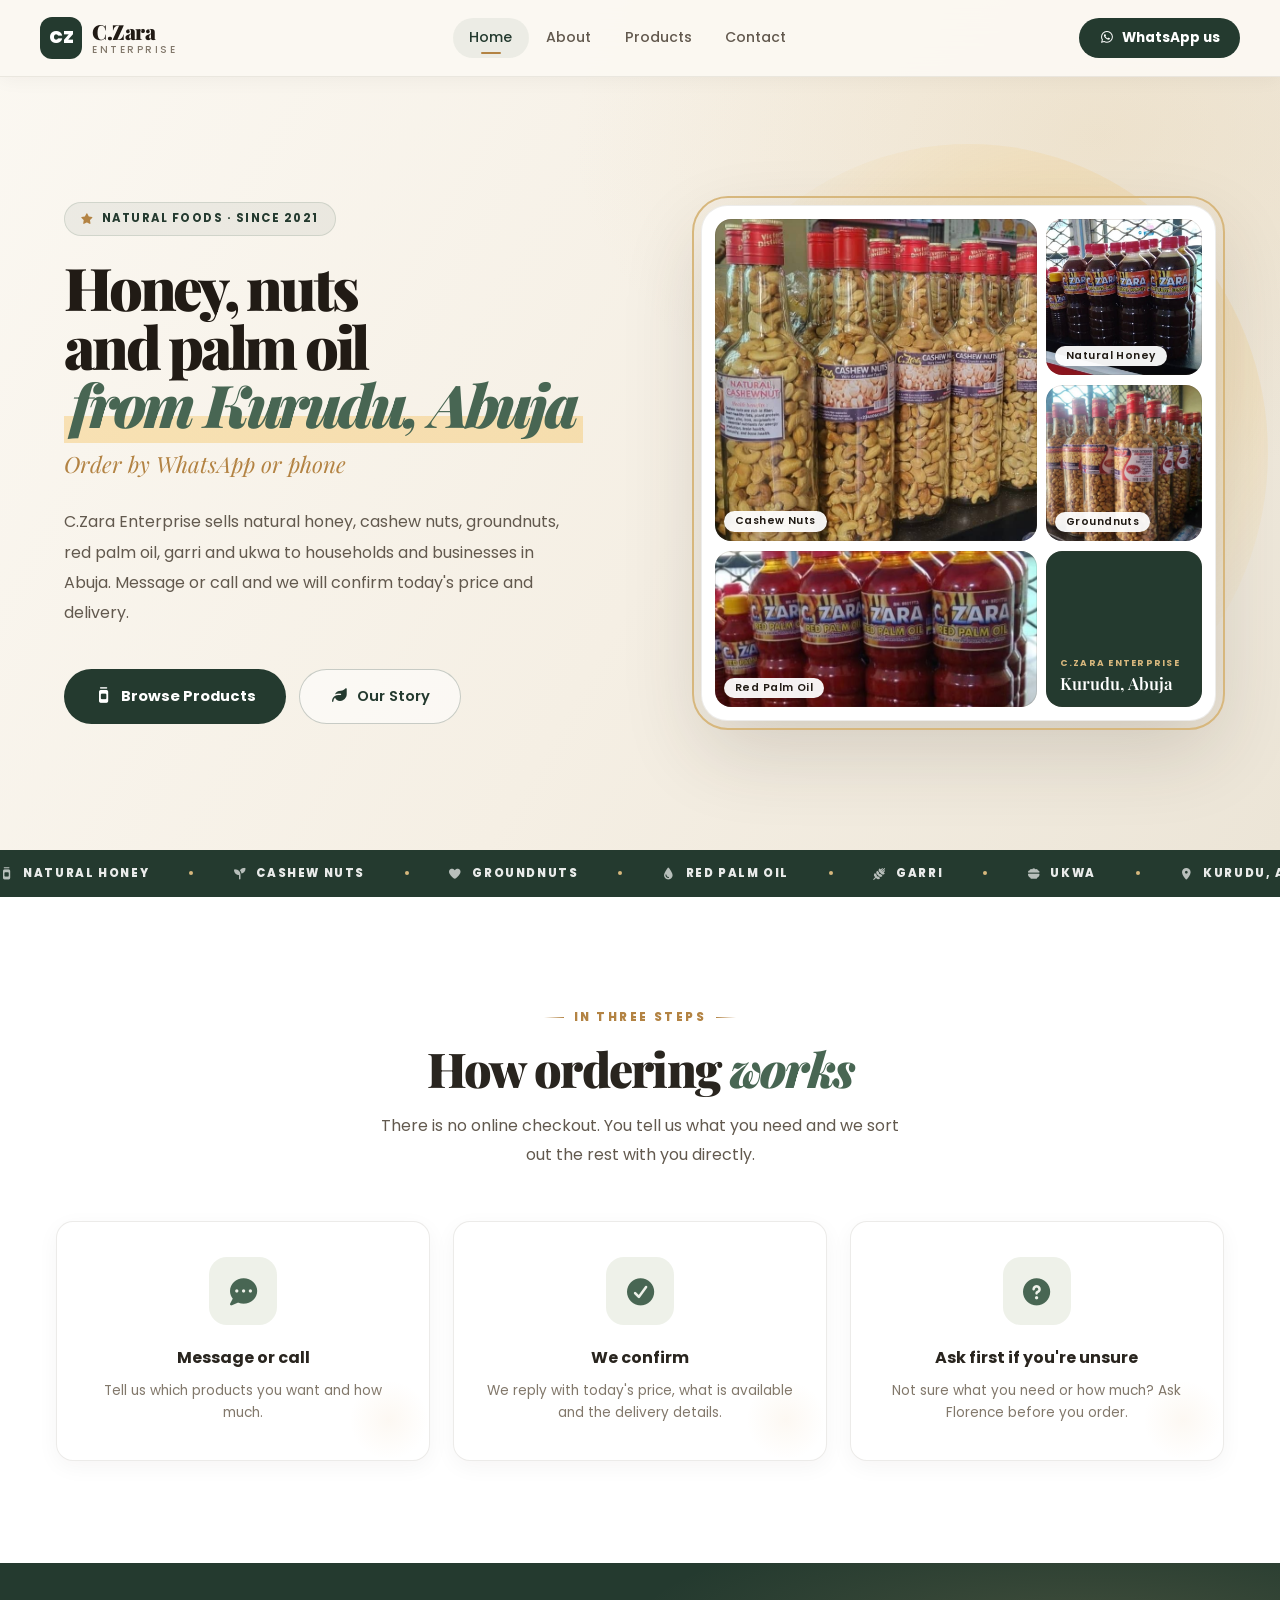
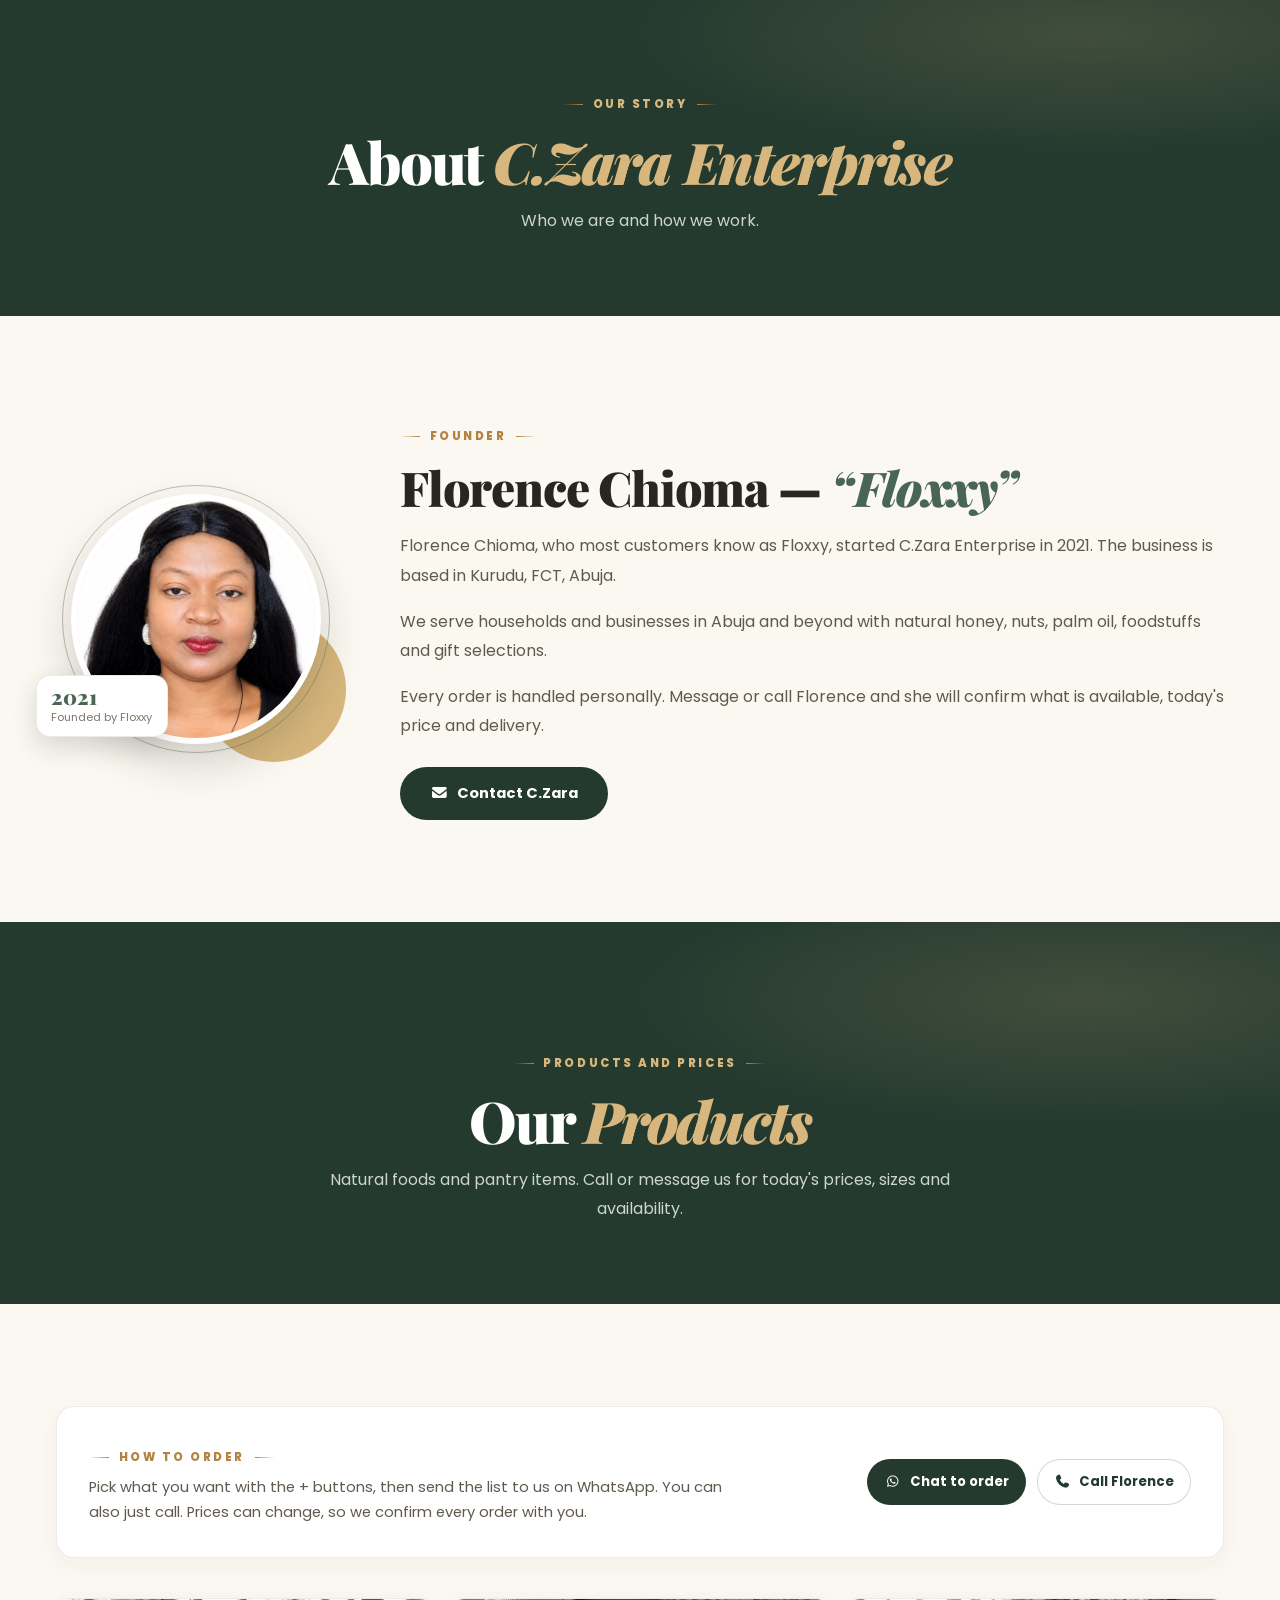
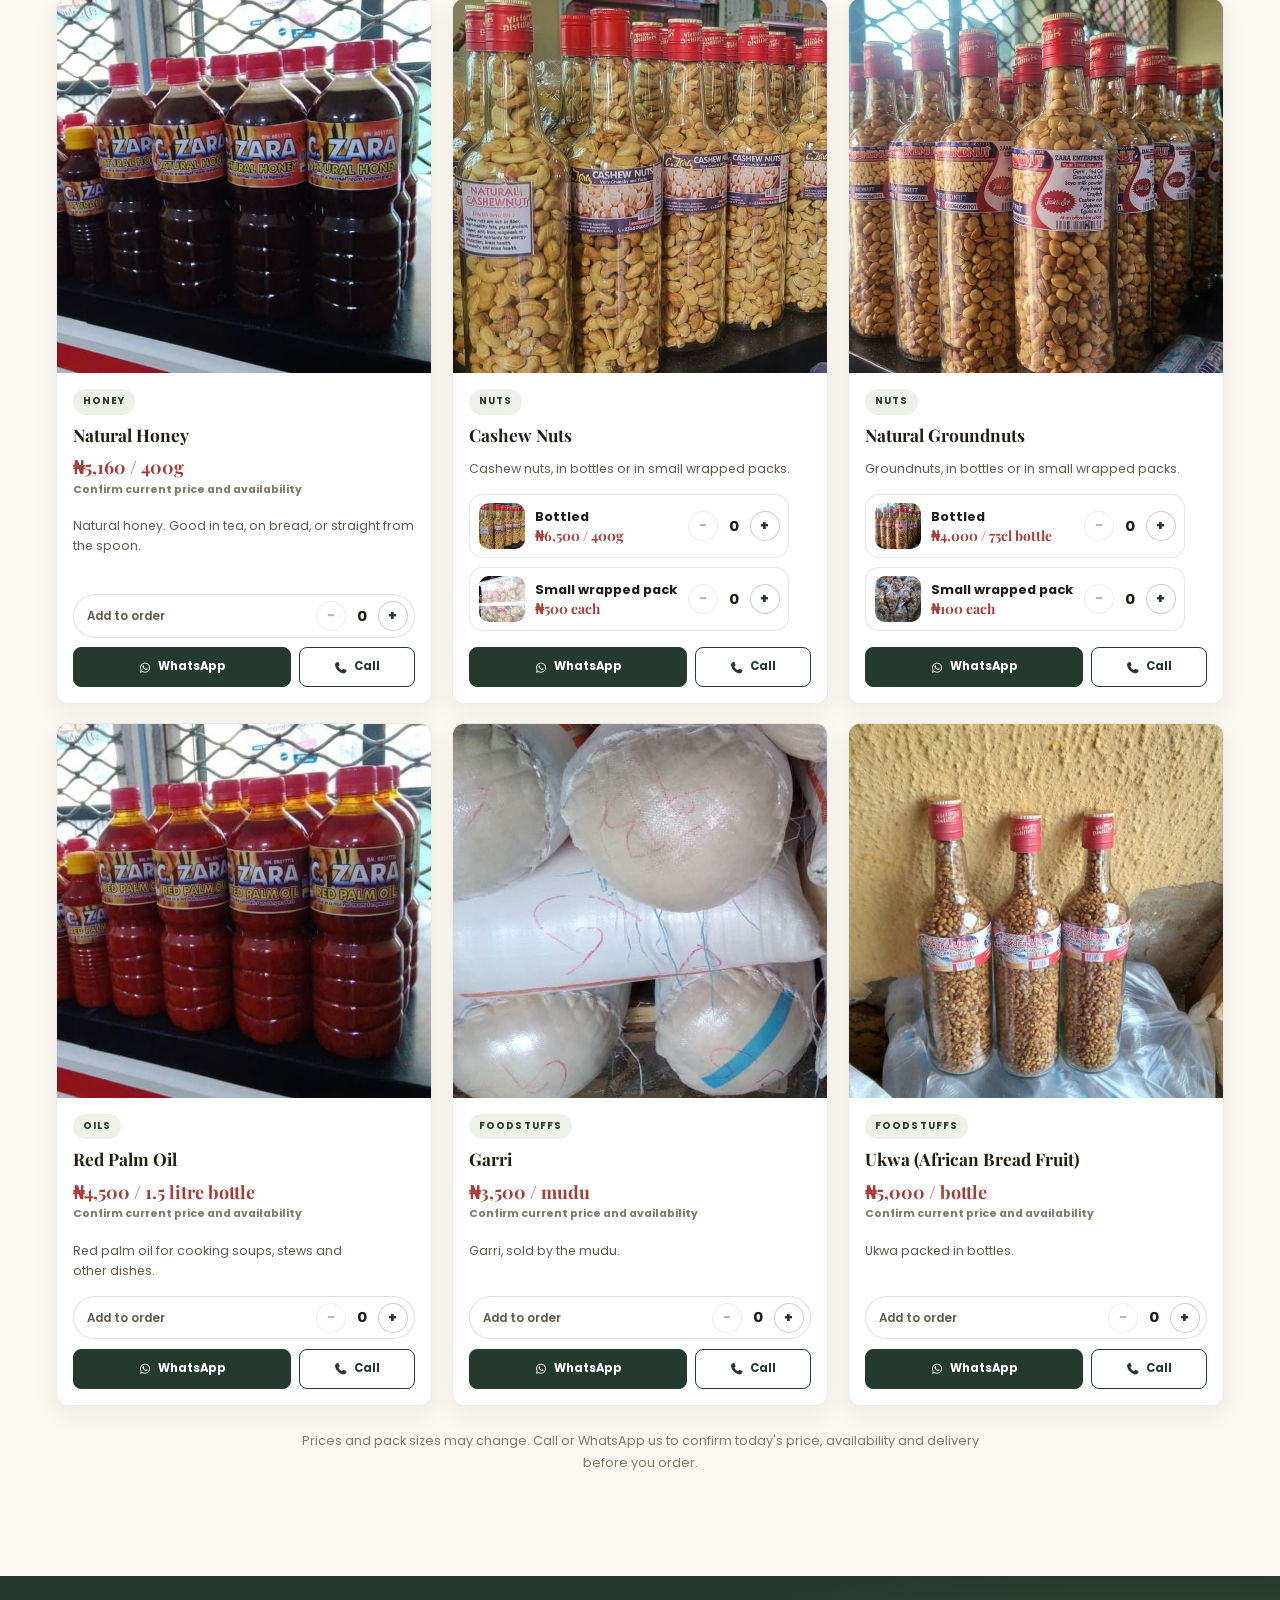
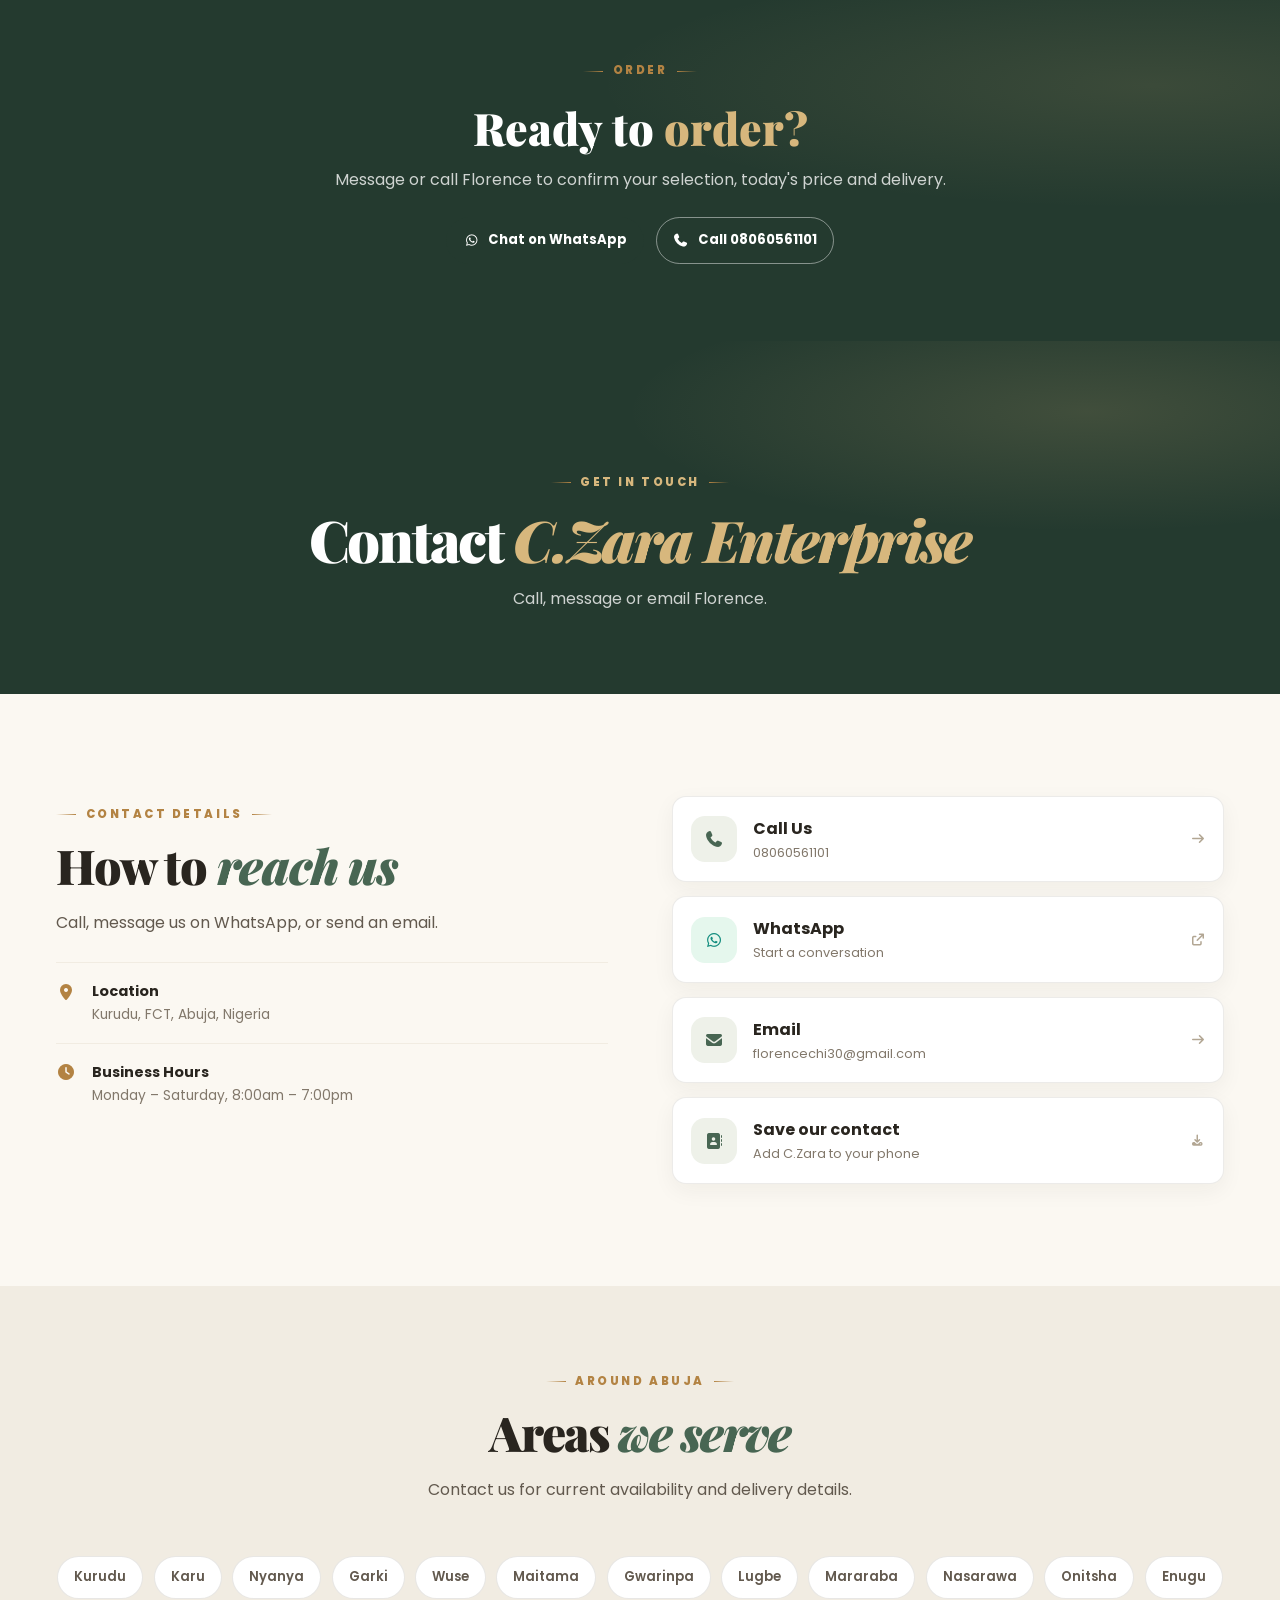
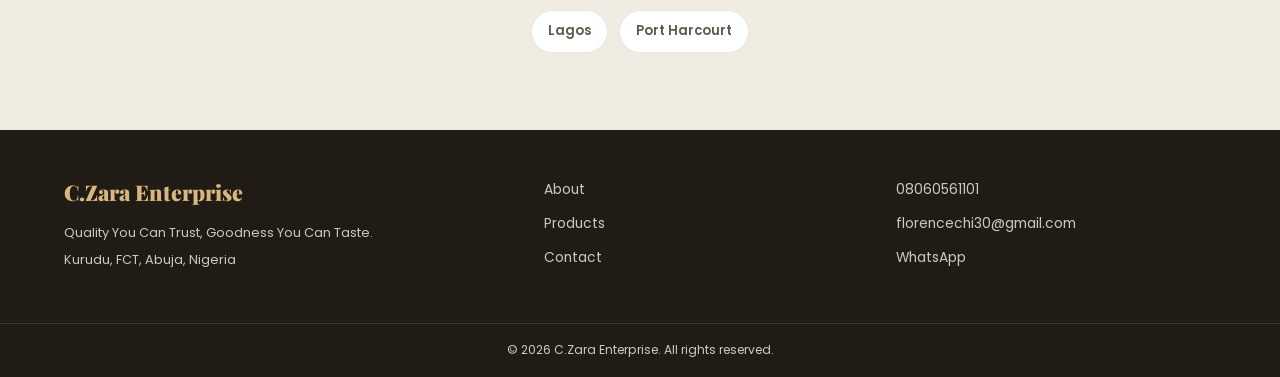
<file: index.html>
<!doctype html>
<html lang="en-NG">
<head>
  <meta charset="utf-8">
  <meta name="viewport" content="width=device-width, initial-scale=1">
  <meta name="description" content="C.Zara Enterprise sells natural honey, cashew nuts, groundnuts, red palm oil, garri and ukwa in Abuja, Nigeria. Order by WhatsApp or phone.">
  <meta name="theme-color" content="#1b4332">
  <meta name="robots" content="index, follow, max-image-preview:large">
  <script type="application/ld+json">{"@context": "https://schema.org", "@type": "LocalBusiness", "name": "C.Zara Enterprise", "description": "Natural honey, nuts, palm oil and foodstuffs from Kurudu, Abuja.", "url": "https://chiomafloxxy.github.io/", "image": "https://chiomafloxxy.github.io/assets/images/products/natural-honey.jpg", "telephone": "+2348060561101", "email": "florencechi30@gmail.com", "foundingDate": "2021", "founder": {"@type": "Person", "name": "Florence Chioma"}, "address": {"@type": "PostalAddress", "addressLocality": "Kurudu", "addressRegion": "FCT", "addressCountry": "NG"}, "areaServed": ["Kurudu", "Karu", "Nyanya", "Garki", "Wuse", "Maitama", "Gwarinpa", "Lugbe", "Mararaba", "Nasarawa", "Onitsha", "Enugu", "Lagos", "Port Harcourt"], "openingHoursSpecification": [{"@type": "OpeningHoursSpecification", "dayOfWeek": ["Monday", "Tuesday", "Wednesday", "Thursday", "Friday", "Saturday"], "opens": "08:00", "closes": "19:00"}]}</script>
  <script type="application/ld+json" id="productsLd">{"@context": "https://schema.org", "@type": "ItemList", "name": "C.Zara Enterprise products", "itemListElement": [{"@type": "ListItem", "position": 1, "item": {"@type": "Product", "name": "Natural Honey", "description": "Natural honey. Good in tea, on bread, or straight from the spoon.", "image": "https://chiomafloxxy.github.io/assets/images/products/natural-honey.jpg", "brand": {"@type": "Brand", "name": "C.Zara Enterprise"}, "offers": {"@type": "Offer", "price": "5160", "priceCurrency": "NGN", "url": "https://chiomafloxxy.github.io/#products"}}}, {"@type": "ListItem", "position": 2, "item": {"@type": "Product", "name": "Cashew Nuts", "description": "Cashew nuts, in bottles or in small wrapped packs.", "image": "https://chiomafloxxy.github.io/assets/images/products/cashew-nuts.jpg", "brand": {"@type": "Brand", "name": "C.Zara Enterprise"}, "offers": [{"@type": "Offer", "name": "Bottled", "price": "6500", "priceCurrency": "NGN", "url": "https://chiomafloxxy.github.io/#products"}, {"@type": "Offer", "name": "Small wrapped pack", "price": "500", "priceCurrency": "NGN", "url": "https://chiomafloxxy.github.io/#products"}]}}, {"@type": "ListItem", "position": 3, "item": {"@type": "Product", "name": "Natural Groundnuts", "description": "Groundnuts, in bottles or in small wrapped packs.", "image": "https://chiomafloxxy.github.io/assets/images/products/groundnuts.jpg", "brand": {"@type": "Brand", "name": "C.Zara Enterprise"}, "offers": [{"@type": "Offer", "name": "Bottled", "price": "4000", "priceCurrency": "NGN", "url": "https://chiomafloxxy.github.io/#products"}, {"@type": "Offer", "name": "Small wrapped pack", "price": "100", "priceCurrency": "NGN", "url": "https://chiomafloxxy.github.io/#products"}]}}, {"@type": "ListItem", "position": 4, "item": {"@type": "Product", "name": "Red Palm Oil", "description": "Red palm oil for cooking soups, stews and other dishes.", "image": "https://chiomafloxxy.github.io/assets/images/products/red-palm-oil.jpg", "brand": {"@type": "Brand", "name": "C.Zara Enterprise"}, "offers": {"@type": "Offer", "price": "4500", "priceCurrency": "NGN", "url": "https://chiomafloxxy.github.io/#products"}}}, {"@type": "ListItem", "position": 5, "item": {"@type": "Product", "name": "Garri", "description": "Garri, sold by the mudu.", "image": "https://chiomafloxxy.github.io/assets/images/products/garri.jpg", "brand": {"@type": "Brand", "name": "C.Zara Enterprise"}, "offers": {"@type": "Offer", "price": "3500", "priceCurrency": "NGN", "url": "https://chiomafloxxy.github.io/#products"}}}, {"@type": "ListItem", "position": 6, "item": {"@type": "Product", "name": "Ukwa (African Bread Fruit)", "description": "Ukwa packed in bottles.", "image": "https://chiomafloxxy.github.io/assets/images/products/ukwa.jpg", "brand": {"@type": "Brand", "name": "C.Zara Enterprise"}, "offers": {"@type": "Offer", "price": "5000", "priceCurrency": "NGN", "url": "https://chiomafloxxy.github.io/#products"}}}]}</script>
  <link rel="canonical" href="https://chiomafloxxy.github.io/">
  <meta property="og:type" content="website">
  <meta property="og:locale" content="en_NG">
  <meta property="og:site_name" content="C.Zara Enterprise">
  <meta property="og:title" content="C.Zara Enterprise | Honey, Cashew Nuts, Palm Oil &amp; Garri in Abuja">
  <meta property="og:description" content="C.Zara Enterprise sells natural honey, cashew nuts, groundnuts, red palm oil, garri and ukwa in Abuja, Nigeria. Order by WhatsApp or phone.">
  <meta property="og:url" content="https://chiomafloxxy.github.io/">
  <meta property="og:image" content="https://chiomafloxxy.github.io/assets/images/products/natural-honey.jpg">
  <meta property="og:image:width" content="581">
  <meta property="og:image:height" content="581">
  <meta property="og:image:alt" content="C.Zara Natural Honey in bottles">
  <meta name="twitter:card" content="summary">
  <title>C.Zara Enterprise | Honey, Cashew Nuts, Palm Oil &amp; Garri in Abuja</title>
  <link rel="icon" href="favicon.ico" sizes="48x48">
  <link rel="icon" type="image/svg+xml" href="assets/images/favicon.svg">
  <link rel="icon" type="image/png" sizes="192x192" href="assets/images/icon-192.png">
  <link rel="apple-touch-icon" href="apple-touch-icon.png">
  <link rel="manifest" href="site.webmanifest">
  <link rel="preconnect" href="https://fonts.googleapis.com">
  <link rel="preconnect" href="https://fonts.gstatic.com" crossorigin>
  <link rel="stylesheet" href="https://fonts.googleapis.com/css2?family=Playfair+Display:wght@400;600;700;900&family=Poppins:wght@300;400;500;600;700;800&display=swap">
  <link rel="stylesheet" href="assets/fontawesome/css/all.min.css">
  <link rel="stylesheet" href="assets/css/style.css">
  <link rel="stylesheet" href="assets/css/site.css">
</head>
<body>
<header class="navbar" id="mainNav">
  <div class="nav-inner">
    <a class="nav-logo" href="#home" aria-label="C.Zara Enterprise home">
      <span class="nav-logo-icon">CZ</span>
      <span class="nav-logo-text"><span class="brand-main">C.Zara</span><span class="brand-sub">Enterprise</span></span>
    </a>
    <nav aria-label="Main navigation">
      <ul class="nav-links">
        <li><a class="nav-link" href="#home" data-nav="home">Home</a></li>
        <li><a class="nav-link" href="#about" data-nav="about">About</a></li>
        <li><a class="nav-link" href="#products" data-nav="products">Products</a></li>
        <li><a class="nav-link" href="#contact" data-nav="contact">Contact</a></li>
      </ul>
    </nav>
    <div class="nav-actions">
      <a class="nav-order-btn" href="https://wa.me/2348060561101" target="_blank" rel="noopener noreferrer"><i class="fa-brands fa-whatsapp"></i> WhatsApp us</a>
      <button class="nav-hamburger" id="menuToggleBtn" type="button" aria-label="Open menu" aria-expanded="false" aria-controls="mobileMenu"><span></span><span></span><span></span></button>
    </div>
  </div>
</header>
<div class="mobile-menu-overlay" id="mobileOverlay"></div>
<nav class="mobile-menu" id="mobileMenu" aria-label="Mobile navigation" aria-hidden="true" inert>
  <button class="mobile-close" id="mobileCloseBtn" type="button" aria-label="Close menu"><i class="fa-solid fa-xmark"></i></button>
  <ul>
    <li><a class="mobile-nav-link" href="#home" data-nav="home"><i class="fa-solid fa-house"></i> Home</a></li>
    <li><a class="mobile-nav-link" href="#about" data-nav="about"><i class="fa-solid fa-leaf"></i> About</a></li>
    <li><a class="mobile-nav-link" href="#products" data-nav="products"><i class="fa-solid fa-images"></i> Products</a></li>
    <li><a class="mobile-nav-link" href="#contact" data-nav="contact"><i class="fa-solid fa-envelope"></i> Contact</a></li>
  </ul>
  <a class="mobile-contact-strip" href="https://wa.me/2348060561101" target="_blank" rel="noopener noreferrer"><i class="fa-brands fa-whatsapp"></i> Chat on WhatsApp</a>
</nav>

<main>
<div class="page-section" id="home" data-cms-page="home">
  <section class="hero" aria-labelledby="hero-title">
    <div class="hero-particles" aria-hidden="true"></div>
    <div class="hero-inner">
      <div class="hero-content">
        <div class="hero-badge"><i class="fa-solid fa-star"></i> <span data-cms="hero_badge">Natural foods · Since 2021</span></div>
        <h1 class="hero-title" id="hero-title"><span class="accent-line" data-cms="hero_title_first">Honey, nuts and palm oil</span><span class="accent" data-cms="hero_title_second">from Kurudu, Abuja</span></h1>
        <p class="hero-tagline" data-cms="hero_tagline">Order by WhatsApp or phone</p>
        <p class="hero-desc" data-cms="hero_description">C.Zara Enterprise sells natural honey, cashew nuts, groundnuts, red palm oil, garri and ukwa to households and businesses in Abuja. Message or call and we will confirm today's price and delivery.</p>
        <div class="hero-cta">
          <a class="btn-primary" href="#products"><i class="fa-solid fa-jar"></i> Browse Products</a>
          <a class="btn-glass" href="#about"><i class="fa-solid fa-leaf"></i> Our Story</a>
        </div>
      </div>
      <div class="hero-visual" aria-hidden="true">
        <div class="site-hero-showcase">
          <div class="site-hero-tiles">
            <figure class="hero-tile tile-main"><img src="assets/images/products/cashew-nuts.jpg" alt="" fetchpriority="high" decoding="async"><figcaption>Cashew Nuts</figcaption></figure>
            <figure class="hero-tile tile-top"><img src="assets/images/products/natural-honey.jpg" alt="" decoding="async"><figcaption>Natural Honey</figcaption></figure>
            <figure class="hero-tile tile-nuts"><img src="assets/images/products/groundnuts.jpg" alt="" decoding="async"><figcaption>Groundnuts</figcaption></figure>
            <figure class="hero-tile tile-oil"><img src="assets/images/products/red-palm-oil.jpg" alt="" decoding="async"><figcaption>Red Palm Oil</figcaption></figure>
            <div class="hero-tile tile-brand"><span>C.Zara Enterprise</span><strong>Kurudu, Abuja</strong></div>
          </div>
        </div>
      </div>
    </div>
  </section>

  <div class="marquee-strip" aria-label="C.Zara Enterprise: honey, nuts, palm oil, garri and ukwa">
    <div class="marquee-track"><div class="marquee-track-inner">
      <span class="marquee-item"><i class="fa-solid fa-jar"></i> Natural Honey</span><span class="marquee-dot"></span>
      <span class="marquee-item"><i class="fa-solid fa-seedling"></i> Cashew Nuts</span><span class="marquee-dot"></span>
      <span class="marquee-item"><i class="fa-solid fa-heart"></i> Groundnuts</span><span class="marquee-dot"></span>
      <span class="marquee-item"><i class="fa-solid fa-droplet"></i> Red Palm Oil</span><span class="marquee-dot"></span>
      <span class="marquee-item"><i class="fa-solid fa-wheat-awn"></i> Garri</span><span class="marquee-dot"></span>
      <span class="marquee-item"><i class="fa-solid fa-bowl-food"></i> Ukwa</span><span class="marquee-dot"></span>
      <span class="marquee-item"><i class="fa-solid fa-location-dot"></i> Kurudu, Abuja</span><span class="marquee-dot"></span>
      <span class="marquee-item"><i class="fa-solid fa-jar"></i> Natural Honey</span><span class="marquee-dot"></span>
      <span class="marquee-item"><i class="fa-solid fa-seedling"></i> Cashew Nuts</span><span class="marquee-dot"></span>
      <span class="marquee-item"><i class="fa-solid fa-heart"></i> Groundnuts</span><span class="marquee-dot"></span>
      <span class="marquee-item"><i class="fa-solid fa-droplet"></i> Red Palm Oil</span><span class="marquee-dot"></span>
      <span class="marquee-item"><i class="fa-solid fa-wheat-awn"></i> Garri</span><span class="marquee-dot"></span>
      <span class="marquee-item"><i class="fa-solid fa-bowl-food"></i> Ukwa</span><span class="marquee-dot"></span>
      <span class="marquee-item"><i class="fa-solid fa-location-dot"></i> Kurudu, Abuja</span><span class="marquee-dot"></span>
      </div></div>
  </div>

  <section class="section" style="background:white">
    <div class="container">
      <div class="section-header fade-up">
        <div class="eyebrow" data-cms="values_eyebrow">In three steps</div>
        <h2 class="section-title"><span data-cms="values_title_first">How ordering</span> <span class="italic" data-cms="values_title_accent">works</span></h2>
        <p class="section-desc" data-cms="values_description">There is no online checkout. You tell us what you need and we sort out the rest with you directly.</p>
      </div>
      <div class="features-grid">
        <article class="feature-card fade-up"><div class="feature-icon"><i class="fa-solid fa-comment-dots"></i></div><h3 data-cms="feature_1_title">Message or call</h3><p data-cms="feature_1_description">Tell us which products you want and how much.</p></article>
        <article class="feature-card fade-up"><div class="feature-icon"><i class="fa-solid fa-circle-check"></i></div><h3 data-cms="feature_2_title">We confirm</h3><p data-cms="feature_2_description">We reply with today's price, what is available and the delivery details.</p></article>
        <article class="feature-card fade-up"><div class="feature-icon"><i class="fa-solid fa-circle-question"></i></div><h3 data-cms="feature_3_title">Ask first if you're unsure</h3><p data-cms="feature_3_description">Not sure what you need or how much? Ask Florence before you order.</p></article>
      </div>
    </div>
  </section>

</div>
<div class="page-section" id="about" data-cms-page="about">
  <section class="page-hero"><div class="eyebrow" data-cms="hero_eyebrow">Our Story</div><h2 class="page-hero-title"><span data-cms="hero_title_first">About</span> <span class="gold" data-cms="hero_title_accent">C.Zara Enterprise</span></h2><p data-cms="hero_description">Who we are and how we work.</p></section>
  <section class="section" style="background:var(--cream)"><div class="container site-story-grid">
    <div class="site-founder-art fade-left"><img class="site-founder-photo-main" src="assets/images/florence-chioma.jpg" alt="Portrait of Florence Chioma, founder of C.Zara Enterprise" width="800" height="1010" loading="lazy">
      <div class="site-founded"><strong>2021</strong><span>Founded by Floxxy</span></div>
    </div>
    <div class="fade-right"><div class="eyebrow" data-cms="founder_eyebrow">Founder</div><h2 class="section-title site-left-title"><span data-cms="founder_name">Florence Chioma</span> — <span class="italic" data-cms="founder_nickname">“Floxxy”</span></h2>
      <p data-cms="founder_paragraph_1">Florence Chioma, who most customers know as Floxxy, started C.Zara Enterprise in 2021. The business is based in Kurudu, FCT, Abuja.</p>
      <p data-cms="founder_paragraph_2">We serve households and businesses in Abuja and beyond with natural honey, nuts, palm oil, foodstuffs and gift selections.</p>
      <p data-cms="founder_paragraph_3">Every order is handled personally. Message or call Florence and she will confirm what is available, today's price and delivery.</p>
      <a class="btn-primary site-inline-cta" href="#contact"><i class="fa-solid fa-envelope"></i> Contact C.Zara</a>
    </div>
  </div></section>
</div>
<div class="page-section" id="products" data-cms-page="gallery">
  <section class="page-hero"><div class="eyebrow" data-cms="hero_eyebrow">Products and prices</div><h2 class="page-hero-title"><span data-cms="hero_title_first">Our</span> <span class="gold" data-cms="hero_title_accent">Products</span></h2><p data-cms="hero_description">Natural foods and pantry items. Call or message us for today's prices, sizes and availability.</p></section>
  <section class="section" style="background:var(--cream)"><div class="container">
    <div class="catalogue-intro"><div><span class="eyebrow">How to order</span><p>Pick what you want with the + buttons, then send the list to us on WhatsApp. You can also just call. Prices can change, so we confirm every order with you.</p></div><div class="catalogue-contact-actions"><a class="catalogue-contact-whatsapp" href="https://wa.me/2348060561101" target="_blank" rel="noopener noreferrer"><i class="fa-brands fa-whatsapp" aria-hidden="true"></i> Chat to order</a><a class="catalogue-contact-call" href="tel:+2348060561101"><i class="fa-solid fa-phone" aria-hidden="true"></i> Call Florence</a></div></div>
    <div class="filter-tabs site-gallery-filters" role="group" aria-label="Filter products by category" hidden>
      <button class="filter-tab active" type="button" data-gallery-filter="all" aria-pressed="true">All</button>
      <button class="filter-tab" type="button" data-gallery-filter="honey" aria-pressed="false">Honey</button>
      <button class="filter-tab" type="button" data-gallery-filter="nuts" aria-pressed="false">Nuts</button>
      <button class="filter-tab" type="button" data-gallery-filter="oil" aria-pressed="false">Oils</button>
      <button class="filter-tab" type="button" data-gallery-filter="gifts" aria-pressed="false">Gifts</button>
      <button class="filter-tab" type="button" data-gallery-filter="staples" aria-pressed="false">Foodstuffs</button>
    </div>
    <div id="galleryGrid" class="site-gallery-grid" aria-live="polite">
      <article class="gallery-item" data-gallery-item="honey">
        <div class="site-gallery-art"><img src="assets/images/products/natural-honey.jpg" alt="Natural Honey by C.Zara Enterprise" loading="lazy" decoding="async"></div>
        <div class="gi-body"><div class="gi-tag">Honey</div><h3 class="gi-title">Natural Honey</h3><div class="gi-price"><strong>₦5,160 / 400g</strong><span>Confirm current price and availability</span></div><p class="gi-sub">Natural honey. Good in tea, on bread, or straight from the spoon.</p><div class="gi-actions"><a class="gi-inquiry" href="https://wa.me/2348060561101?text=Hello%20C.Zara%2C%20I'd%20like%20to%20order%20Natural%20Honey.%20Please%20share%20today's%20price%2C%20sizes%2C%20and%20availability." target="_blank" rel="noopener noreferrer" aria-label="WhatsApp to order Natural Honey"><i class="fa-brands fa-whatsapp" aria-hidden="true"></i> WhatsApp</a><a class="gi-call" href="tel:+2348060561101" aria-label="Call to order Natural Honey"><i class="fa-solid fa-phone" aria-hidden="true"></i> Call</a></div></div>
      </article>
      <article class="gallery-item" data-gallery-item="nuts">
        <div class="site-gallery-art"><img src="assets/images/products/cashew-nuts.jpg" alt="Cashew Nuts by C.Zara Enterprise" loading="lazy" decoding="async"></div>
        <div class="gi-body"><div class="gi-tag">Nuts</div><h3 class="gi-title">Cashew Nuts</h3><p class="gi-sub">Cashew nuts, in bottles or in small wrapped packs.</p><ul class="gi-options"><li class="gi-option"><img class="gi-option-thumb" src="assets/images/products/cashew-nuts.jpg" alt="" loading="lazy" decoding="async"><span class="gi-option-text"><strong>Bottled</strong><span>₦6,500 / 400g</span></span></li><li class="gi-option"><img class="gi-option-thumb" src="assets/images/products/cashew-nuts-wrapped.jpg" alt="" loading="lazy" decoding="async"><span class="gi-option-text"><strong>Small wrapped pack</strong><span>₦500 each</span></span></li></ul><div class="gi-actions"><a class="gi-inquiry" href="https://wa.me/2348060561101?text=Hello%20C.Zara%2C%20I'd%20like%20to%20order%20Cashew%20Nuts.%20Please%20share%20today's%20price%2C%20sizes%2C%20and%20availability." target="_blank" rel="noopener noreferrer" aria-label="WhatsApp to order Cashew Nuts"><i class="fa-brands fa-whatsapp" aria-hidden="true"></i> WhatsApp</a><a class="gi-call" href="tel:+2348060561101" aria-label="Call to order Cashew Nuts"><i class="fa-solid fa-phone" aria-hidden="true"></i> Call</a></div></div>
      </article>
      <article class="gallery-item" data-gallery-item="nuts">
        <div class="site-gallery-art"><img src="assets/images/products/groundnuts.jpg" alt="Natural Groundnuts by C.Zara Enterprise" loading="lazy" decoding="async"></div>
        <div class="gi-body"><div class="gi-tag">Nuts</div><h3 class="gi-title">Natural Groundnuts</h3><p class="gi-sub">Groundnuts, in bottles or in small wrapped packs.</p><ul class="gi-options"><li class="gi-option"><img class="gi-option-thumb" src="assets/images/products/groundnuts.jpg" alt="" loading="lazy" decoding="async"><span class="gi-option-text"><strong>Bottled</strong><span>₦4,000 / 75cl bottle</span></span></li><li class="gi-option"><img class="gi-option-thumb" src="assets/images/products/groundnuts-wrapped.jpg" alt="" loading="lazy" decoding="async"><span class="gi-option-text"><strong>Small wrapped pack</strong><span>₦100 each</span></span></li></ul><div class="gi-actions"><a class="gi-inquiry" href="https://wa.me/2348060561101?text=Hello%20C.Zara%2C%20I'd%20like%20to%20order%20Natural%20Groundnuts.%20Please%20share%20today's%20price%2C%20sizes%2C%20and%20availability." target="_blank" rel="noopener noreferrer" aria-label="WhatsApp to order Natural Groundnuts"><i class="fa-brands fa-whatsapp" aria-hidden="true"></i> WhatsApp</a><a class="gi-call" href="tel:+2348060561101" aria-label="Call to order Natural Groundnuts"><i class="fa-solid fa-phone" aria-hidden="true"></i> Call</a></div></div>
      </article>
      <article class="gallery-item" data-gallery-item="oil">
        <div class="site-gallery-art"><img src="assets/images/products/red-palm-oil.jpg" alt="Red Palm Oil by C.Zara Enterprise" loading="lazy" decoding="async"></div>
        <div class="gi-body"><div class="gi-tag">Oils</div><h3 class="gi-title">Red Palm Oil</h3><div class="gi-price"><strong>₦4,500 / 1.5 litre bottle</strong><span>Confirm current price and availability</span></div><p class="gi-sub">Red palm oil for cooking soups, stews and other dishes.</p><div class="gi-actions"><a class="gi-inquiry" href="https://wa.me/2348060561101?text=Hello%20C.Zara%2C%20I'd%20like%20to%20order%20Red%20Palm%20Oil.%20Please%20share%20today's%20price%2C%20sizes%2C%20and%20availability." target="_blank" rel="noopener noreferrer" aria-label="WhatsApp to order Red Palm Oil"><i class="fa-brands fa-whatsapp" aria-hidden="true"></i> WhatsApp</a><a class="gi-call" href="tel:+2348060561101" aria-label="Call to order Red Palm Oil"><i class="fa-solid fa-phone" aria-hidden="true"></i> Call</a></div></div>
      </article>
      <article class="gallery-item" data-gallery-item="staples">
        <div class="site-gallery-art"><img src="assets/images/products/garri.jpg" alt="Garri by C.Zara Enterprise" loading="lazy" decoding="async"></div>
        <div class="gi-body"><div class="gi-tag">Foodstuffs</div><h3 class="gi-title">Garri</h3><div class="gi-price"><strong>₦3,500 / mudu</strong><span>Confirm current price and availability</span></div><p class="gi-sub">Garri, sold by the mudu.</p><div class="gi-actions"><a class="gi-inquiry" href="https://wa.me/2348060561101?text=Hello%20C.Zara%2C%20I'd%20like%20to%20order%20Garri.%20Please%20share%20today's%20price%2C%20sizes%2C%20and%20availability." target="_blank" rel="noopener noreferrer" aria-label="WhatsApp to order Garri"><i class="fa-brands fa-whatsapp" aria-hidden="true"></i> WhatsApp</a><a class="gi-call" href="tel:+2348060561101" aria-label="Call to order Garri"><i class="fa-solid fa-phone" aria-hidden="true"></i> Call</a></div></div>
      </article>
      <article class="gallery-item" data-gallery-item="staples">
        <div class="site-gallery-art"><img src="assets/images/products/ukwa.jpg" alt="Ukwa (African Bread Fruit) by C.Zara Enterprise" loading="lazy" decoding="async"></div>
        <div class="gi-body"><div class="gi-tag">Foodstuffs</div><h3 class="gi-title">Ukwa (African Bread Fruit)</h3><div class="gi-price"><strong>₦5,000 / bottle</strong><span>Confirm current price and availability</span></div><p class="gi-sub">Ukwa packed in bottles.</p><div class="gi-actions"><a class="gi-inquiry" href="https://wa.me/2348060561101?text=Hello%20C.Zara%2C%20I'd%20like%20to%20order%20Ukwa%20(African%20Bread%20Fruit).%20Please%20share%20today's%20price%2C%20sizes%2C%20and%20availability." target="_blank" rel="noopener noreferrer" aria-label="WhatsApp to order Ukwa (African Bread Fruit)"><i class="fa-brands fa-whatsapp" aria-hidden="true"></i> WhatsApp</a><a class="gi-call" href="tel:+2348060561101" aria-label="Call to order Ukwa (African Bread Fruit)"><i class="fa-solid fa-phone" aria-hidden="true"></i> Call</a></div></div>
      </article>
    </div>
    <nav id="galleryPagination" class="site-gallery-pagination" aria-label="Gallery pages" hidden></nav>
    <section class="order-panel" id="orderPanel" aria-labelledby="orderTitle" hidden>
      <h3 id="orderTitle">Your order</h3>
      <ul class="order-lines" id="orderLines"></ul>
      <p class="order-total" id="orderTotal"></p>
      <div class="order-fields">
        <label>Your name (optional)<input id="orderName" type="text" maxlength="60" autocomplete="name"></label>
        <label>Delivery area (optional)<input id="orderArea" type="text" maxlength="60" placeholder="For example, Karu"></label>
      </div>
      <div class="order-location" id="orderLocation" data-state="idle">
        <div class="loc-prompt" data-loc="idle">
          <span class="loc-icon" aria-hidden="true"><i class="fa-solid fa-location-dot"></i></span>
          <div class="loc-copy">
            <strong>Share your delivery location</strong>
            <p>So Florence knows exactly where to bring your order. Your browser will ask first, and the location only goes into the WhatsApp message you send.</p>
            <p class="loc-error" id="locError" role="alert" hidden></p>
          </div>
          <button class="loc-share" id="locShare" type="button"><i class="fa-solid fa-location-crosshairs" aria-hidden="true"></i> <span id="locShareText">Share my location</span></button>
        </div>
        <div class="loc-working" data-loc="locating" role="status" hidden>
          <span class="loc-spinner" aria-hidden="true"></span>
          <div><strong>Finding you…</strong><p>Tap “Allow” if your phone asks.</p></div>
        </div>
        <div class="loc-card" data-loc="live" hidden>
          <div class="loc-head">
            <span class="loc-title"><i class="fa-solid fa-map-location-dot" aria-hidden="true"></i> Delivery location</span>
            <span class="loc-badge" id="locBadge"><i class="loc-dot" aria-hidden="true"></i><span id="locBadgeText">Live</span></span>
          </div>
          <div class="loc-map"><iframe id="locMap" title="Map showing your delivery location" referrerpolicy="no-referrer-when-downgrade" allowfullscreen></iframe></div>
          <div class="loc-info">
            <strong class="loc-place" id="locPlace">Finding the place name…</strong>
            <span class="loc-meta"><span id="locCoords"></span><span id="locAccuracy"></span></span>
            <span class="loc-note" id="locNote" hidden>Sharing is on because you allowed it earlier on this device. Tap “Stop sharing” to turn it off.</span>
          </div>
          <div class="loc-actions">
            <a class="loc-open" id="locOpen" href="https://www.google.com/maps" target="_blank" rel="noopener noreferrer"><i class="fa-solid fa-arrow-up-right-from-square" aria-hidden="true"></i> Open in Google Maps</a>
            <button class="loc-stop" id="locStop" type="button">Stop sharing</button>
          </div>
        </div>
      </div>
      <div class="order-actions">
        <a class="order-send" id="orderSend" href="https://wa.me/2348060561101" target="_blank" rel="noopener noreferrer"><i class="fa-brands fa-whatsapp" aria-hidden="true"></i> Send order on WhatsApp</a>
        <button class="order-clear" id="orderClear" type="button">Clear</button>
      </div>
      <p class="order-fineprint">This opens WhatsApp with your list already written. We reply to confirm availability, the final price and delivery.</p>
    </section>
    <p class="site-gallery-note" data-cms="gallery_note">Prices and pack sizes may change. Call or WhatsApp us to confirm today's price, availability and delivery before you order.</p>
  </div></section>
  <section class="section-sm site-home-cta"><div class="container fade-up"><div class="eyebrow" data-cms="cta_eyebrow">Order</div><h2><span data-cms="cta_title_first">Ready to</span> <span class="italic" data-cms="cta_title_accent">order?</span></h2><p data-cms="cta_description">Message or call Florence to confirm your selection, today's price and delivery.</p><div class="catalogue-contact-actions catalogue-contact-actions-bottom"><a class="catalogue-contact-whatsapp" href="https://wa.me/2348060561101" target="_blank" rel="noopener noreferrer"><i class="fa-brands fa-whatsapp" aria-hidden="true"></i> Chat on WhatsApp</a><a class="catalogue-contact-call" href="tel:+2348060561101"><i class="fa-solid fa-phone" aria-hidden="true"></i> Call 08060561101</a></div></div></section>
</div>
<div class="page-section" id="contact" data-cms-page="contact">
  <section class="page-hero"><div class="eyebrow" data-cms="hero_eyebrow">Get in Touch</div><h2 class="page-hero-title"><span data-cms="hero_title_first">Contact</span> <span class="gold" data-cms="hero_title_accent">C.Zara Enterprise</span></h2><p data-cms="hero_description">Call, message or email Florence.</p></section>
  <section class="section" style="background:var(--cream)"><div class="container site-contact-layout">
    <div class="site-contact-intro fade-left"><div class="eyebrow" data-cms="contact_eyebrow">Contact details</div><h2 class="section-title site-left-title"><span data-cms="contact_title_first">How to</span> <span class="italic" data-cms="contact_title_accent">reach us</span></h2><p data-cms="contact_description">Call, message us on WhatsApp, or send an email.</p><div class="site-contact-card"><i class="fa-solid fa-location-dot"></i><div><h3>Location</h3><p data-cms="location">Kurudu, FCT, Abuja, Nigeria</p></div></div><div class="site-contact-card"><i class="fa-solid fa-clock"></i><div><h3>Business Hours</h3><p data-cms="business_hours">Monday – Saturday, 8:00am – 7:00pm</p></div></div></div>
    <div class="site-contact-actions fade-right">
      <a class="site-contact-link" href="tel:+2348060561101"><span class="site-contact-icon"><i class="fa-solid fa-phone"></i></span><span><strong>Call Us</strong><small>08060561101</small></span><i class="fa-solid fa-arrow-right"></i></a>
      <a class="site-contact-link" href="https://wa.me/2348060561101" target="_blank" rel="noopener noreferrer"><span class="site-contact-icon whatsapp"><i class="fa-brands fa-whatsapp"></i></span><span><strong>WhatsApp</strong><small>Start a conversation</small></span><i class="fa-solid fa-arrow-up-right-from-square"></i></a>
      <a class="site-contact-link" href="mailto:florencechi30@gmail.com"><span class="site-contact-icon"><i class="fa-solid fa-envelope"></i></span><span><strong>Email</strong><small>florencechi30@gmail.com</small></span><i class="fa-solid fa-arrow-right"></i></a>
      <a class="site-contact-link" href="assets/c-zara-enterprise.vcf" download><span class="site-contact-icon"><i class="fa-solid fa-address-book"></i></span><span><strong>Save our contact</strong><small>Add C.Zara to your phone</small></span><i class="fa-solid fa-download"></i></a>
    </div>
  </div></section>
  <section class="section-sm site-delivery"><div class="container"><div class="section-header fade-up"><div class="eyebrow" data-cms="service_eyebrow">Around Abuja</div><h2 class="section-title"><span data-cms="service_title_first">Areas</span> <span class="italic" data-cms="service_title_accent">we serve</span></h2><p class="section-desc" data-cms="service_description">Contact us for current availability and delivery details.</p></div><div class="site-area-list"><span>Kurudu</span><span>Karu</span><span>Nyanya</span><span>Garki</span><span>Wuse</span><span>Maitama</span><span>Gwarinpa</span><span>Lugbe</span><span>Mararaba</span><span>Nasarawa</span><span>Onitsha</span><span>Enugu</span><span>Lagos</span><span>Port Harcourt</span></div></div></section>
</div>
</main>

<footer class="site-footer">
  <div class="container site-footer-inner">
    <div><a class="site-footer-brand" href="#home">C.Zara Enterprise</a><p>Quality You Can Trust, Goodness You Can Taste.</p><p>Kurudu, FCT, Abuja, Nigeria</p></div>
    <nav aria-label="Footer navigation"><a href="#about">About</a><a href="#products">Products</a><a href="#contact">Contact</a></nav>
    <div class="site-footer-contact"><a href="tel:+2348060561101">08060561101</a><a href="mailto:florencechi30@gmail.com">florencechi30@gmail.com</a><a href="https://wa.me/2348060561101" target="_blank" rel="noopener noreferrer">WhatsApp</a></div>
  </div>
  <div class="site-footer-bottom">© <span data-current-year>2026</span> C.Zara Enterprise. All rights reserved.</div>
</footer>
<div class="order-bar" id="orderBar" hidden><span id="orderBarText"></span><button type="button" id="orderBarButton">Review order</button></div>
<button class="float-scroll-top" type="button" aria-label="Scroll to top"><i class="fa-solid fa-arrow-up"></i></button>
<script src="assets/js/main.js"></script>
</body>
</html>
</file>
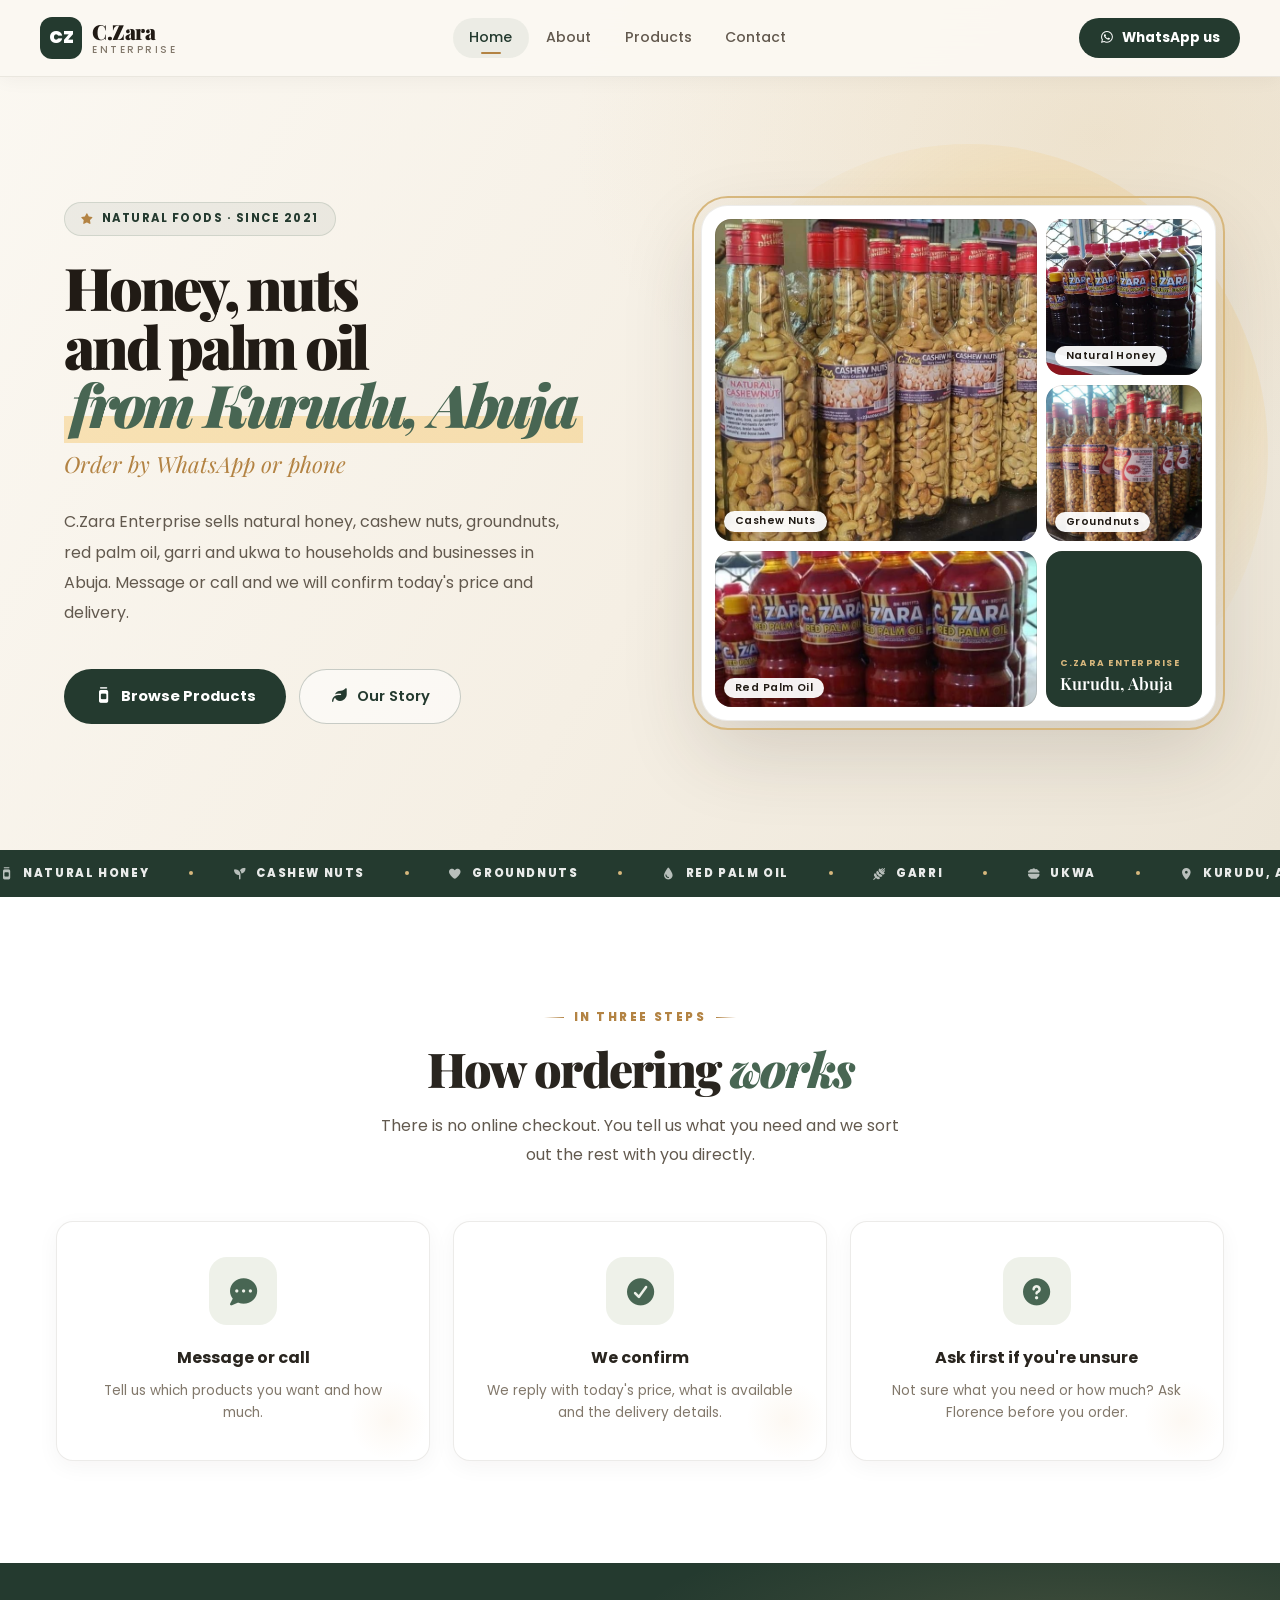
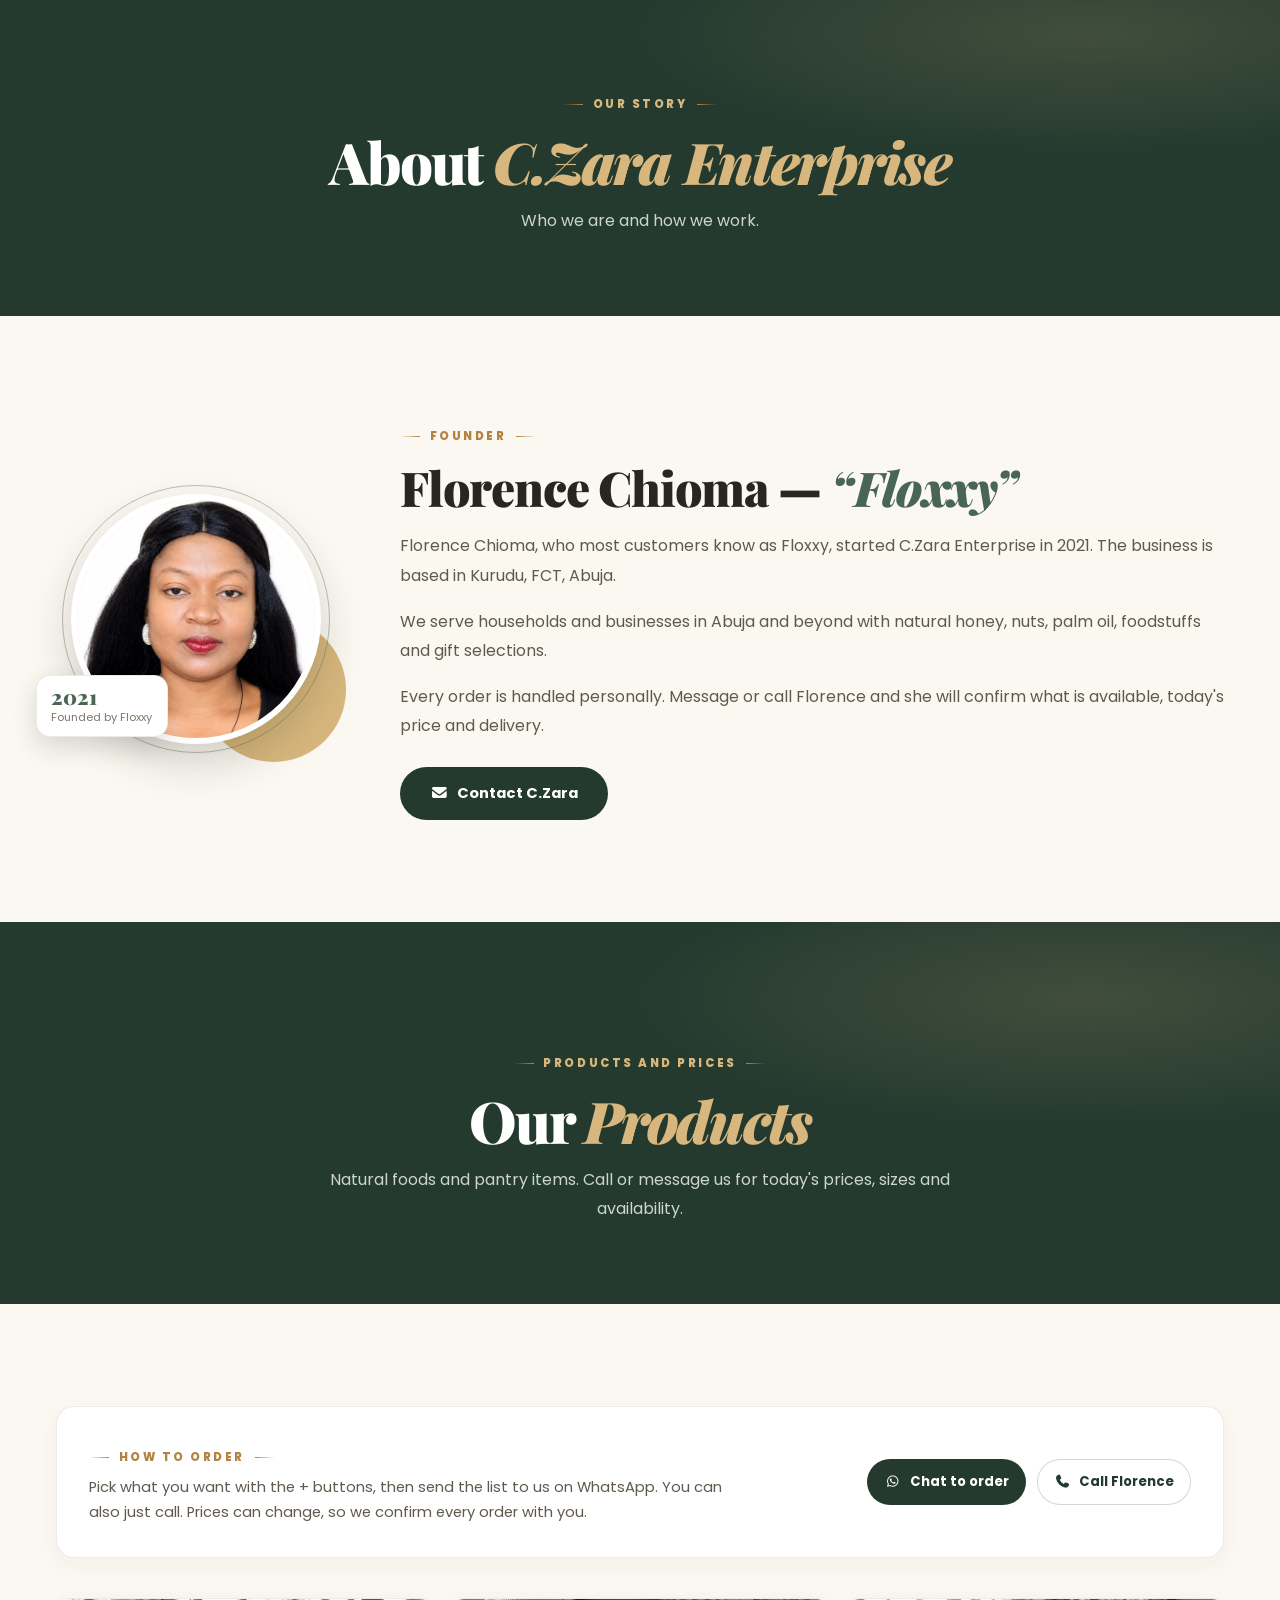
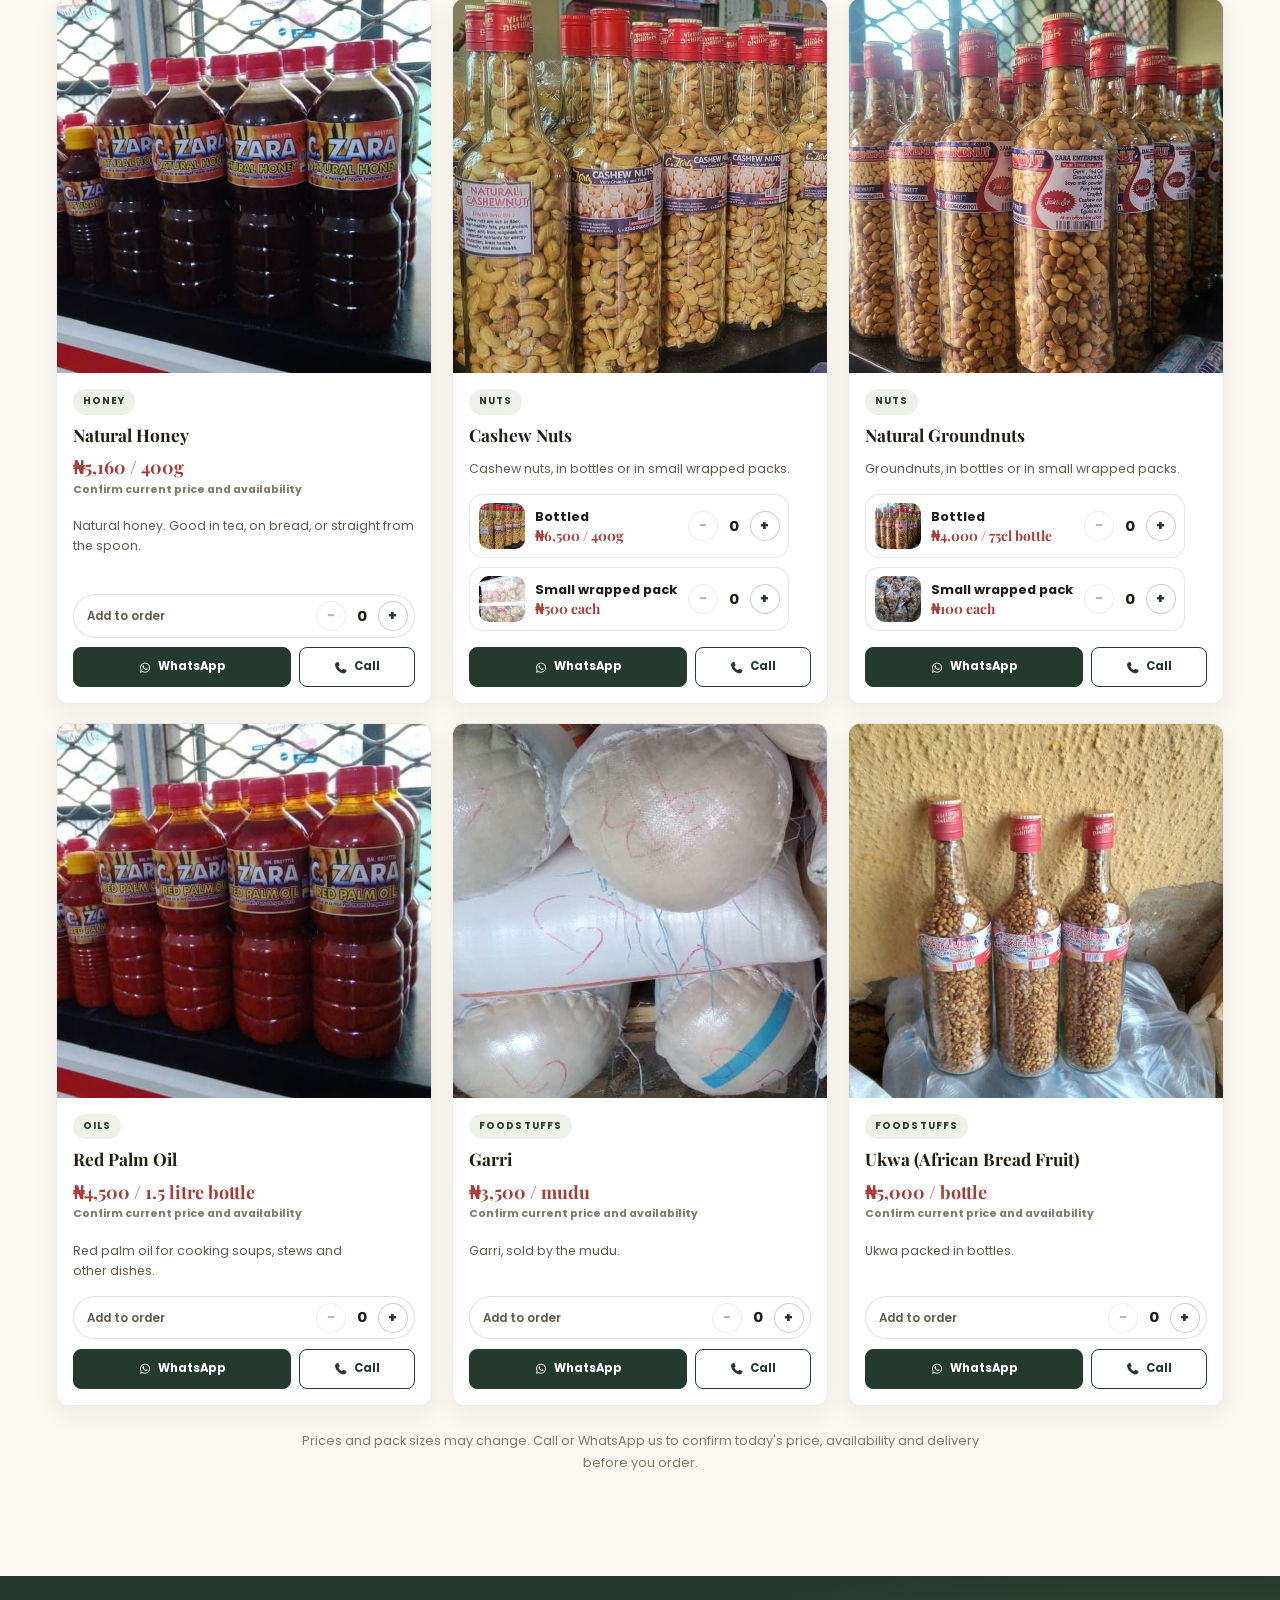
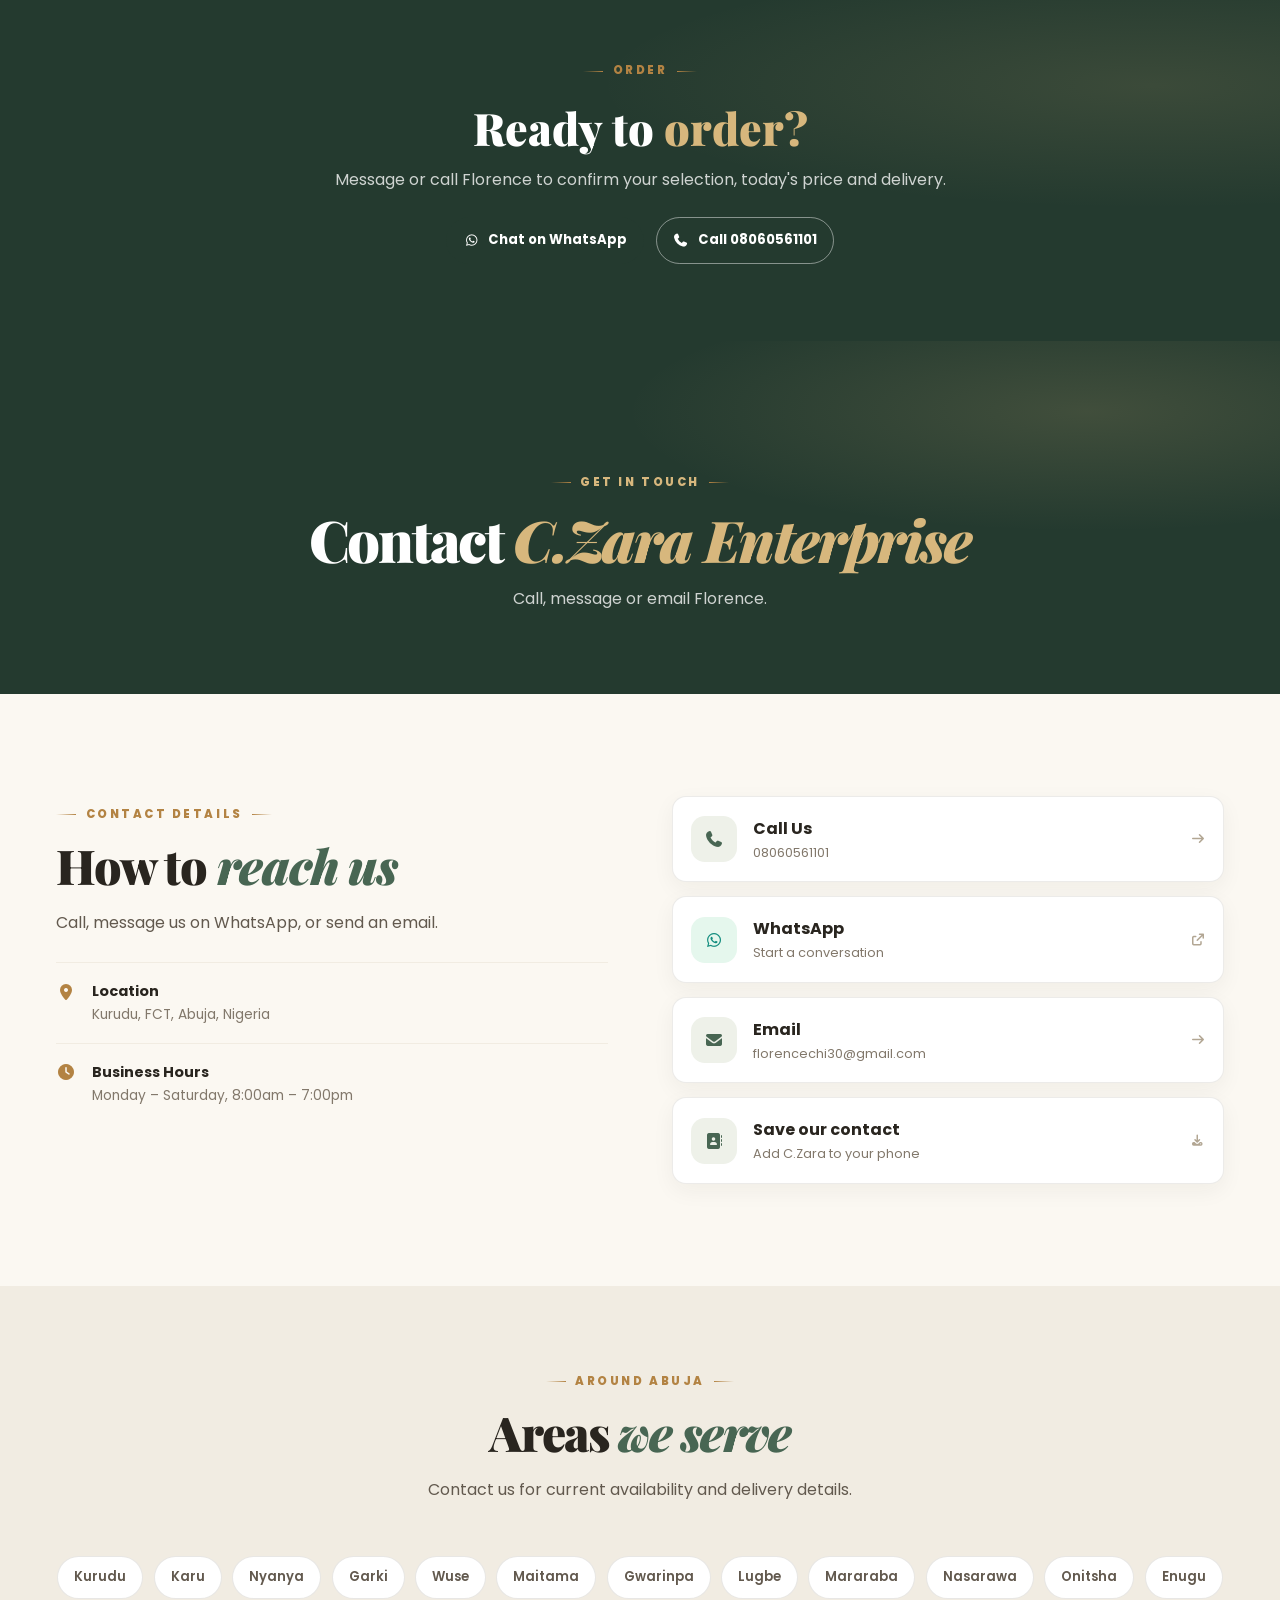
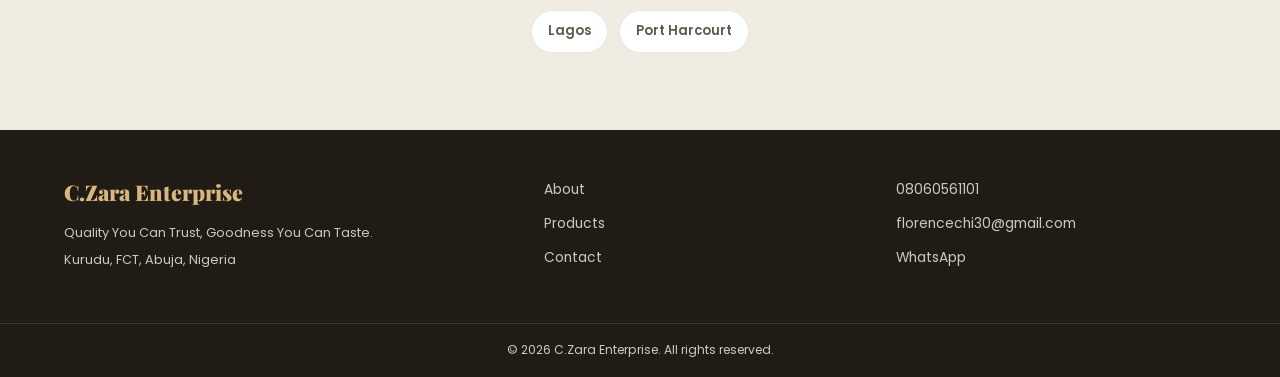
<file: about/index.html>
<!doctype html>
<html lang="en"><head><meta charset="utf-8"><meta name="viewport" content="width=device-width, initial-scale=1">
<title>C.Zara Enterprise</title><meta name="robots" content="noindex">
<meta http-equiv="refresh" content="0; url=../#about">
<script>location.replace('../#about');</script></head>
<body><p><a href="../#about">Continue to C.Zara Enterprise</a></p></body></html>
</file>
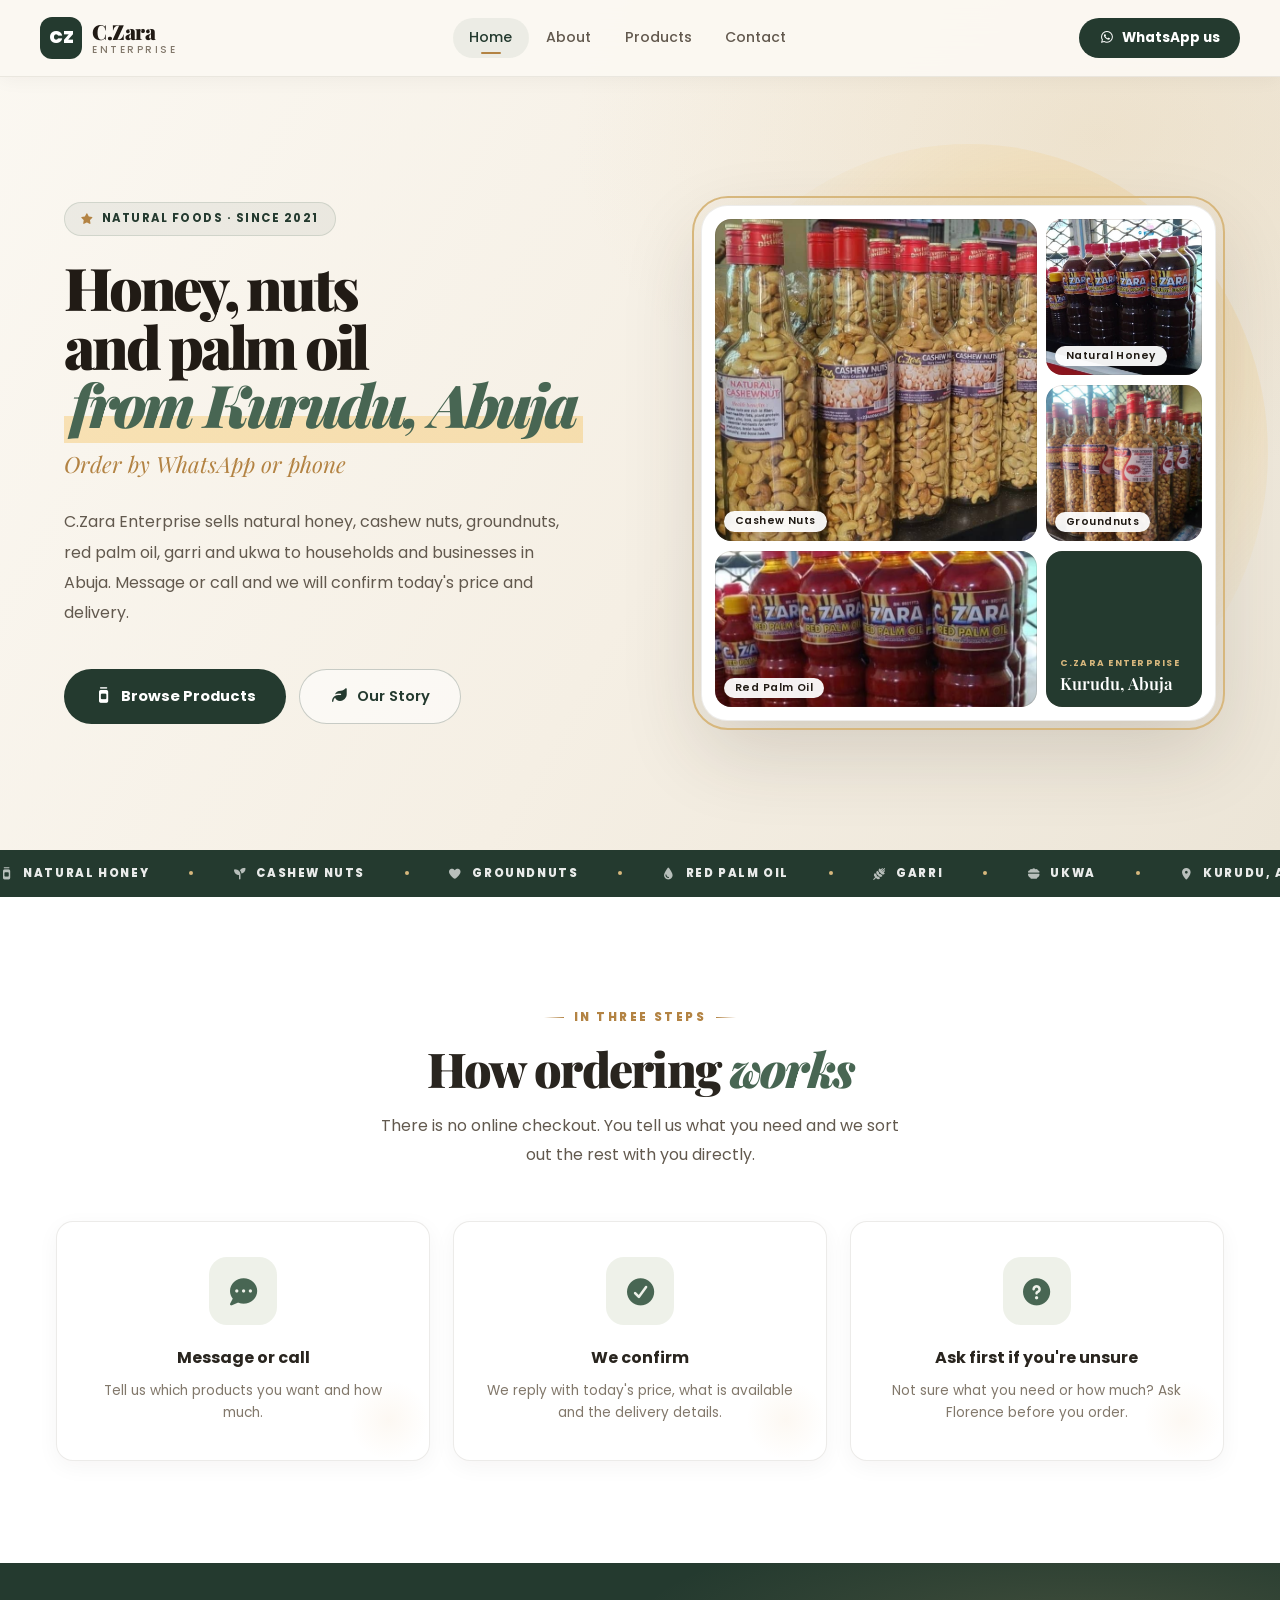
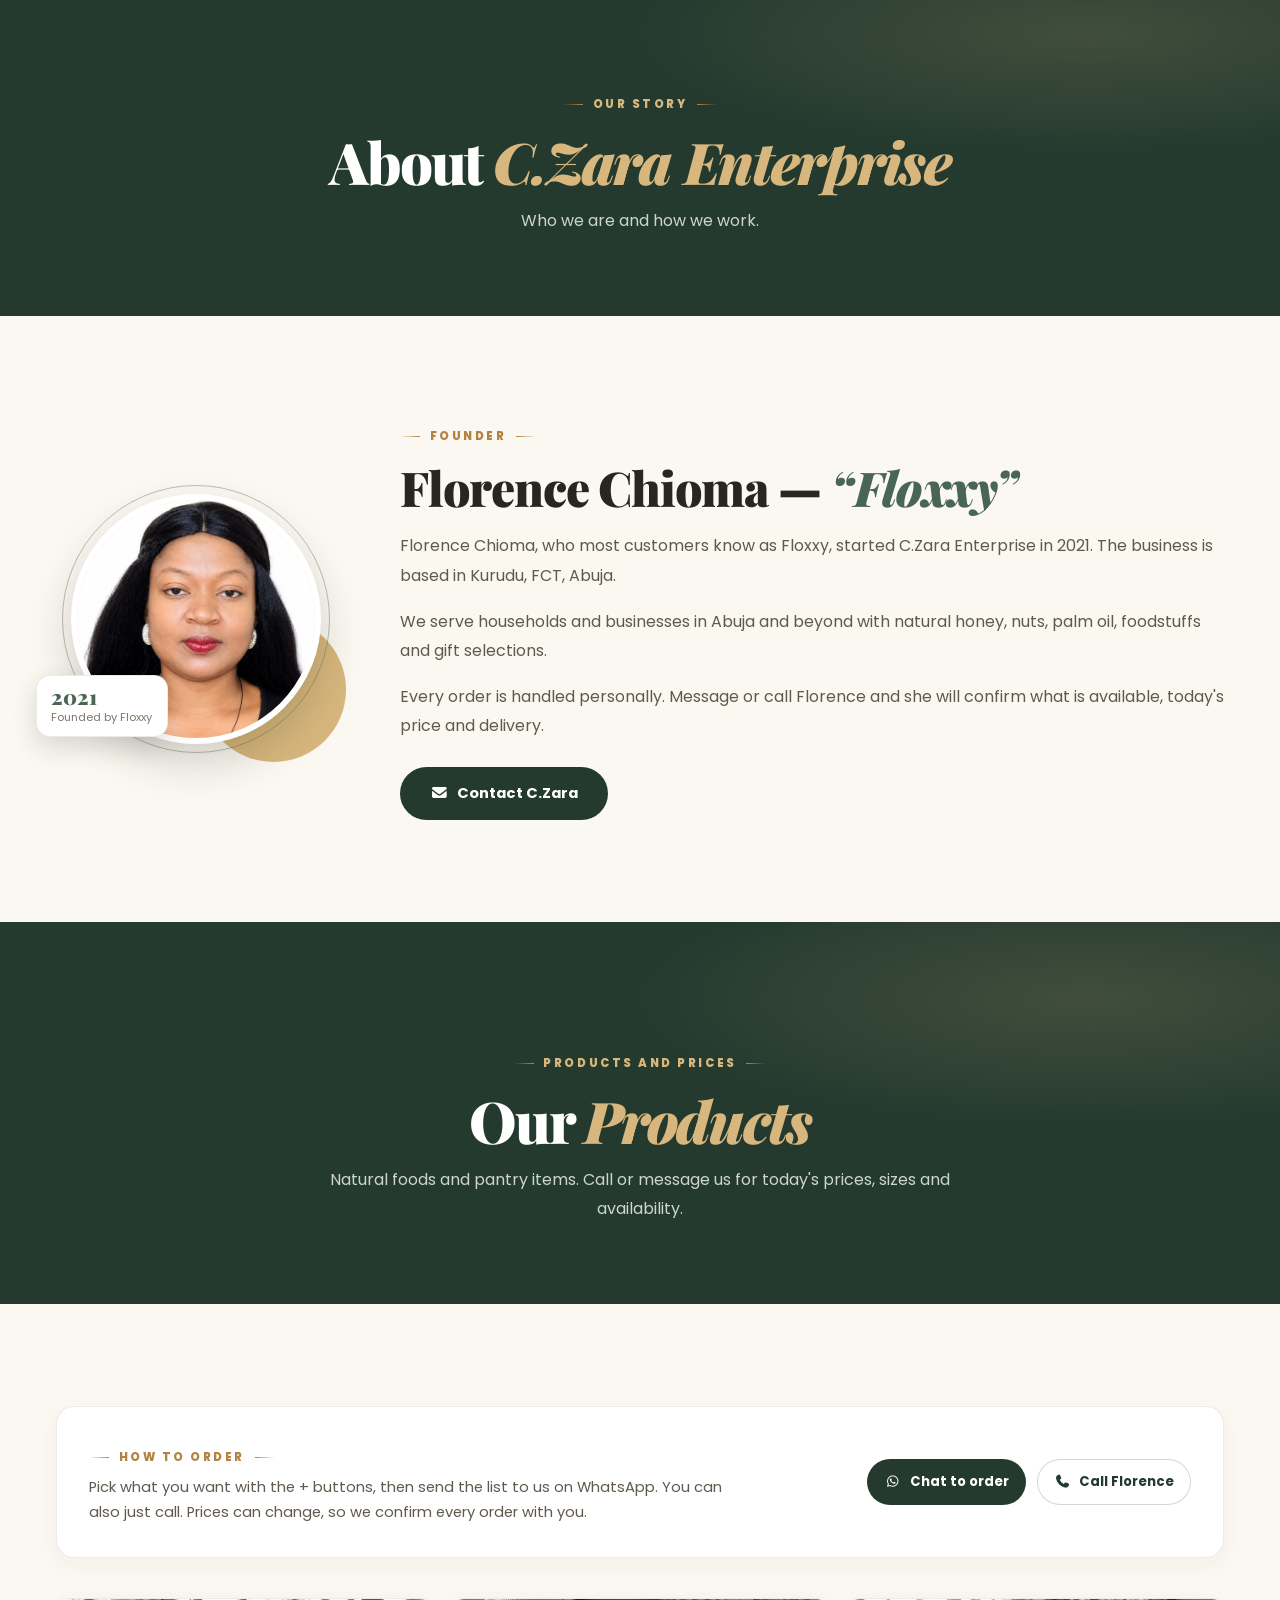
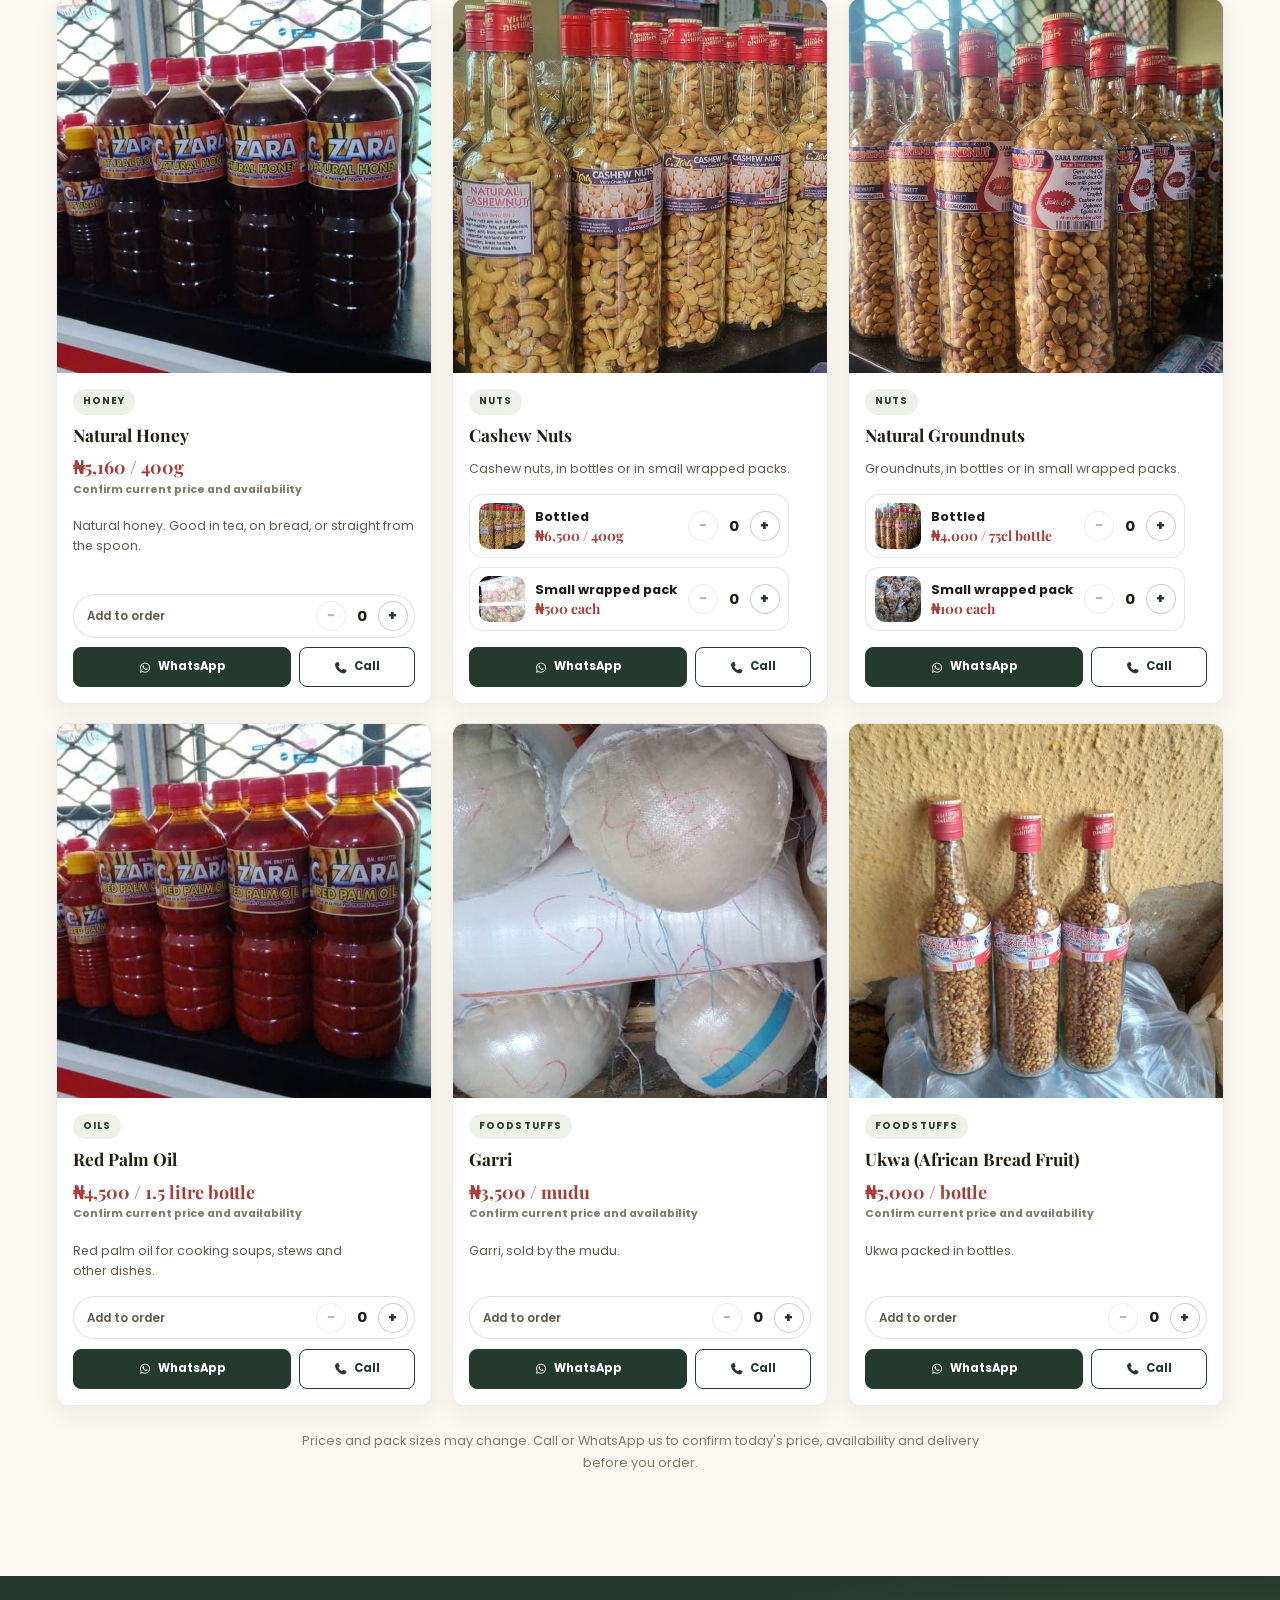
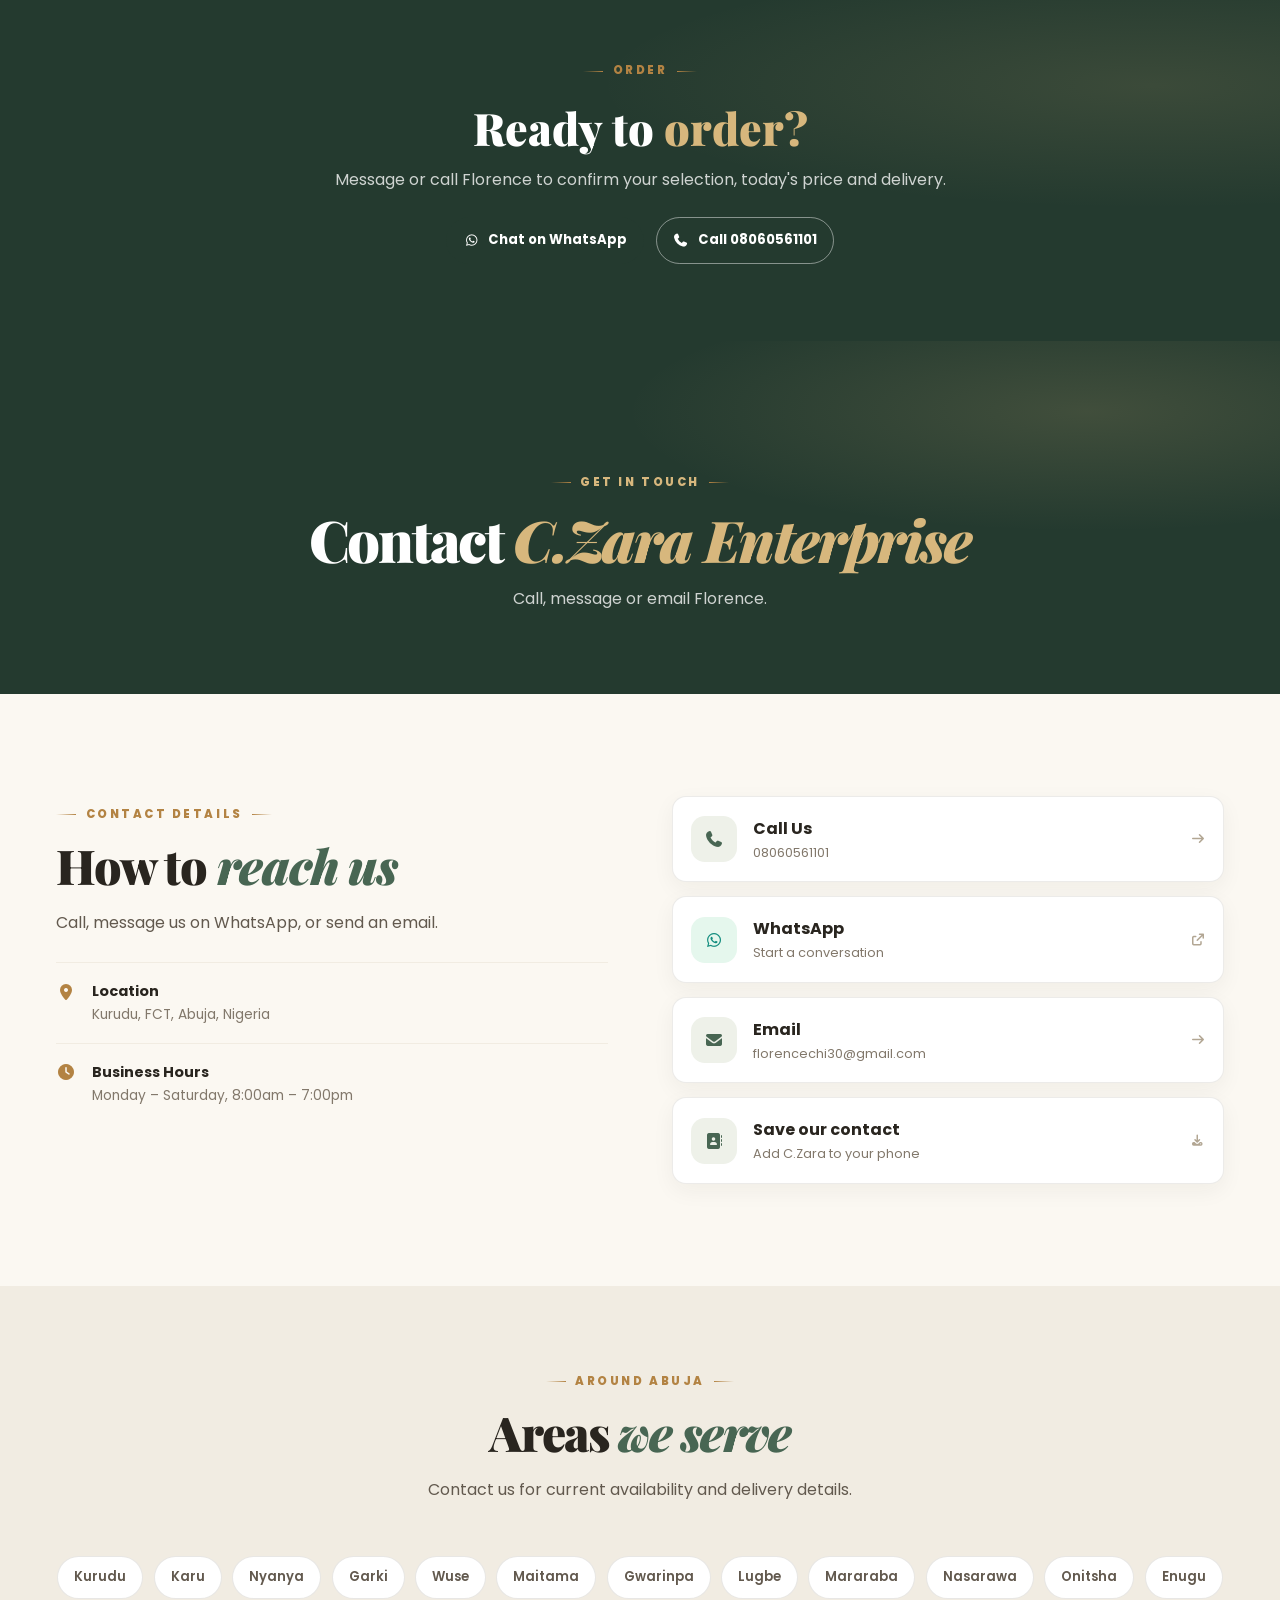
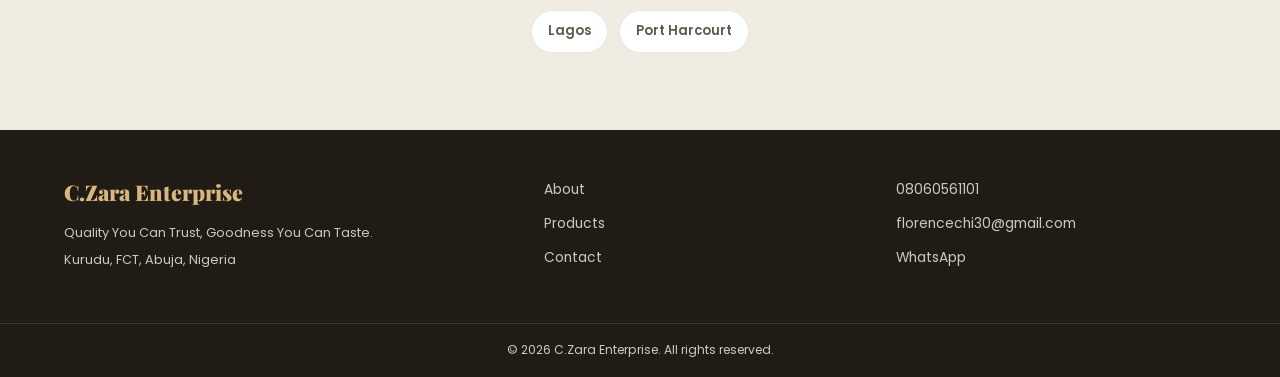
<file: contact/index.html>
<!doctype html>
<html lang="en"><head><meta charset="utf-8"><meta name="viewport" content="width=device-width, initial-scale=1">
<title>C.Zara Enterprise</title><meta name="robots" content="noindex">
<meta http-equiv="refresh" content="0; url=../#contact">
<script>location.replace('../#contact');</script></head>
<body><p><a href="../#contact">Continue to C.Zara Enterprise</a></p></body></html>
</file>
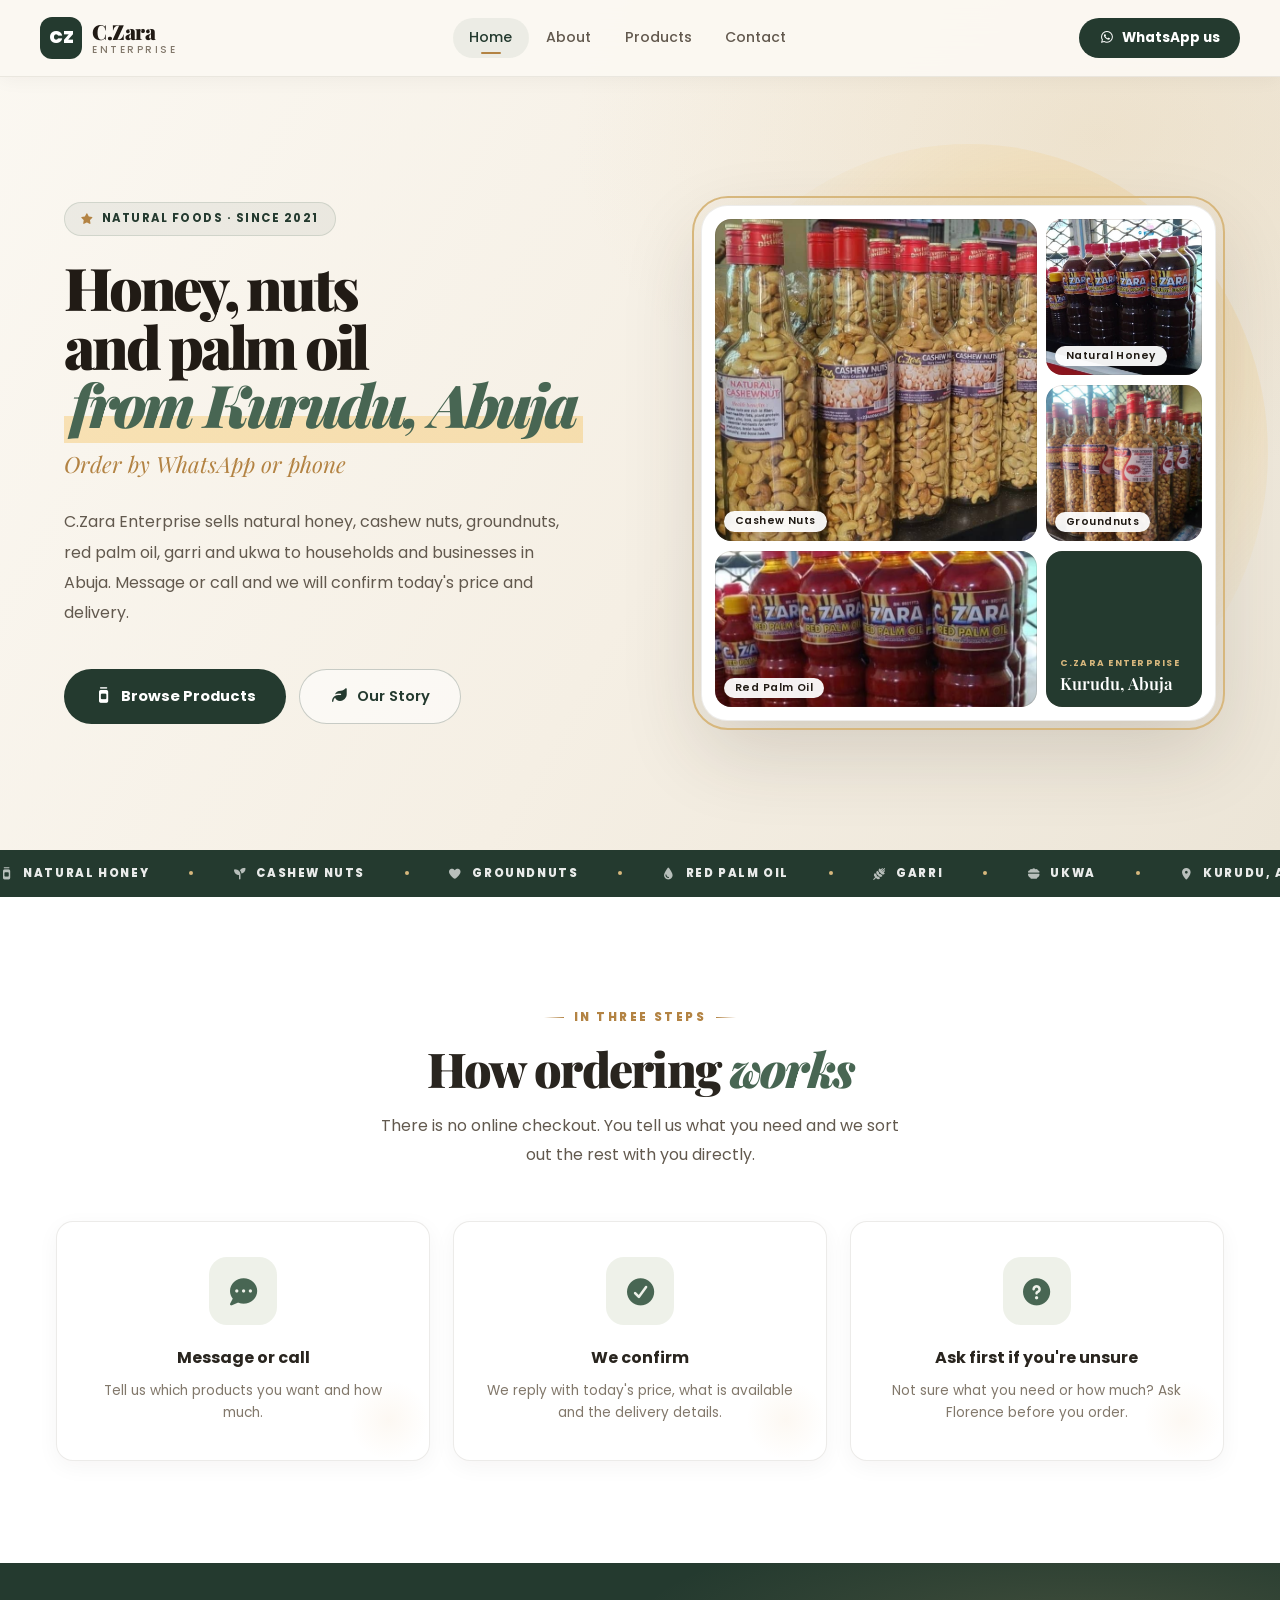
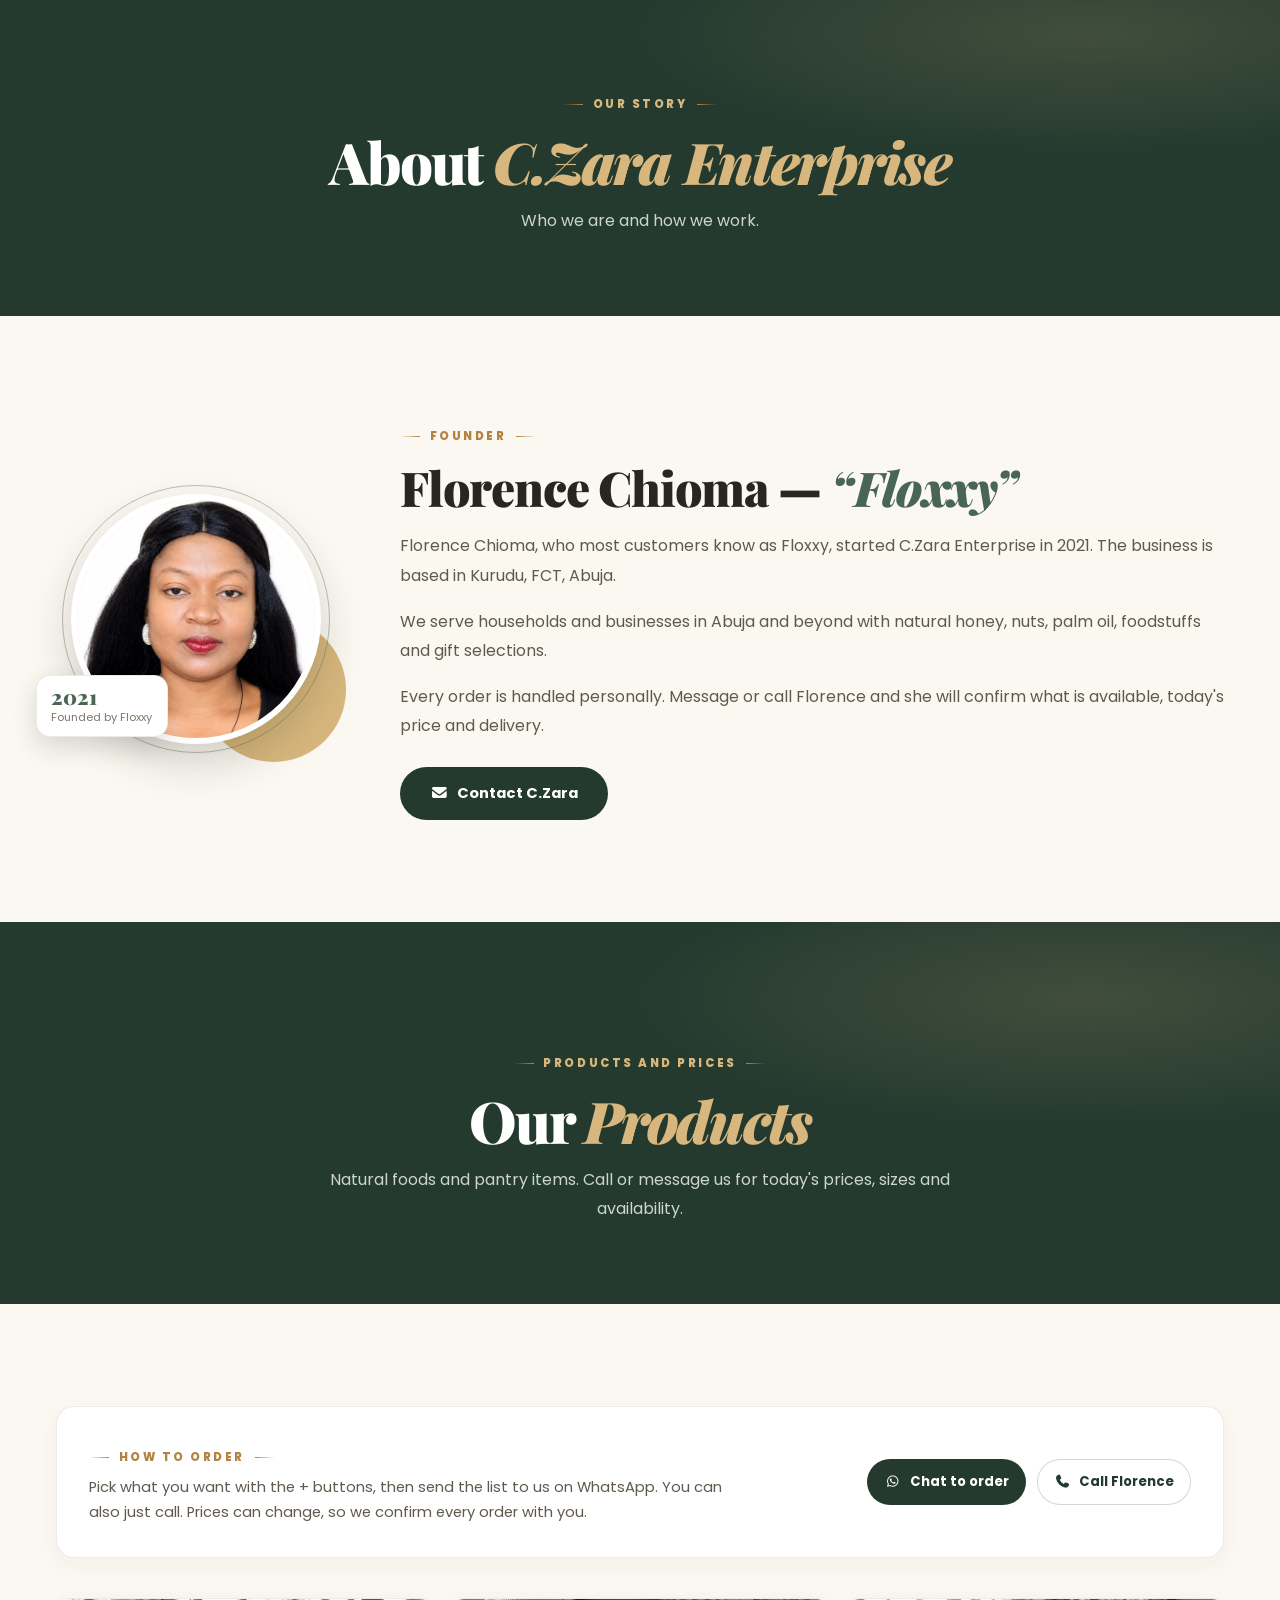
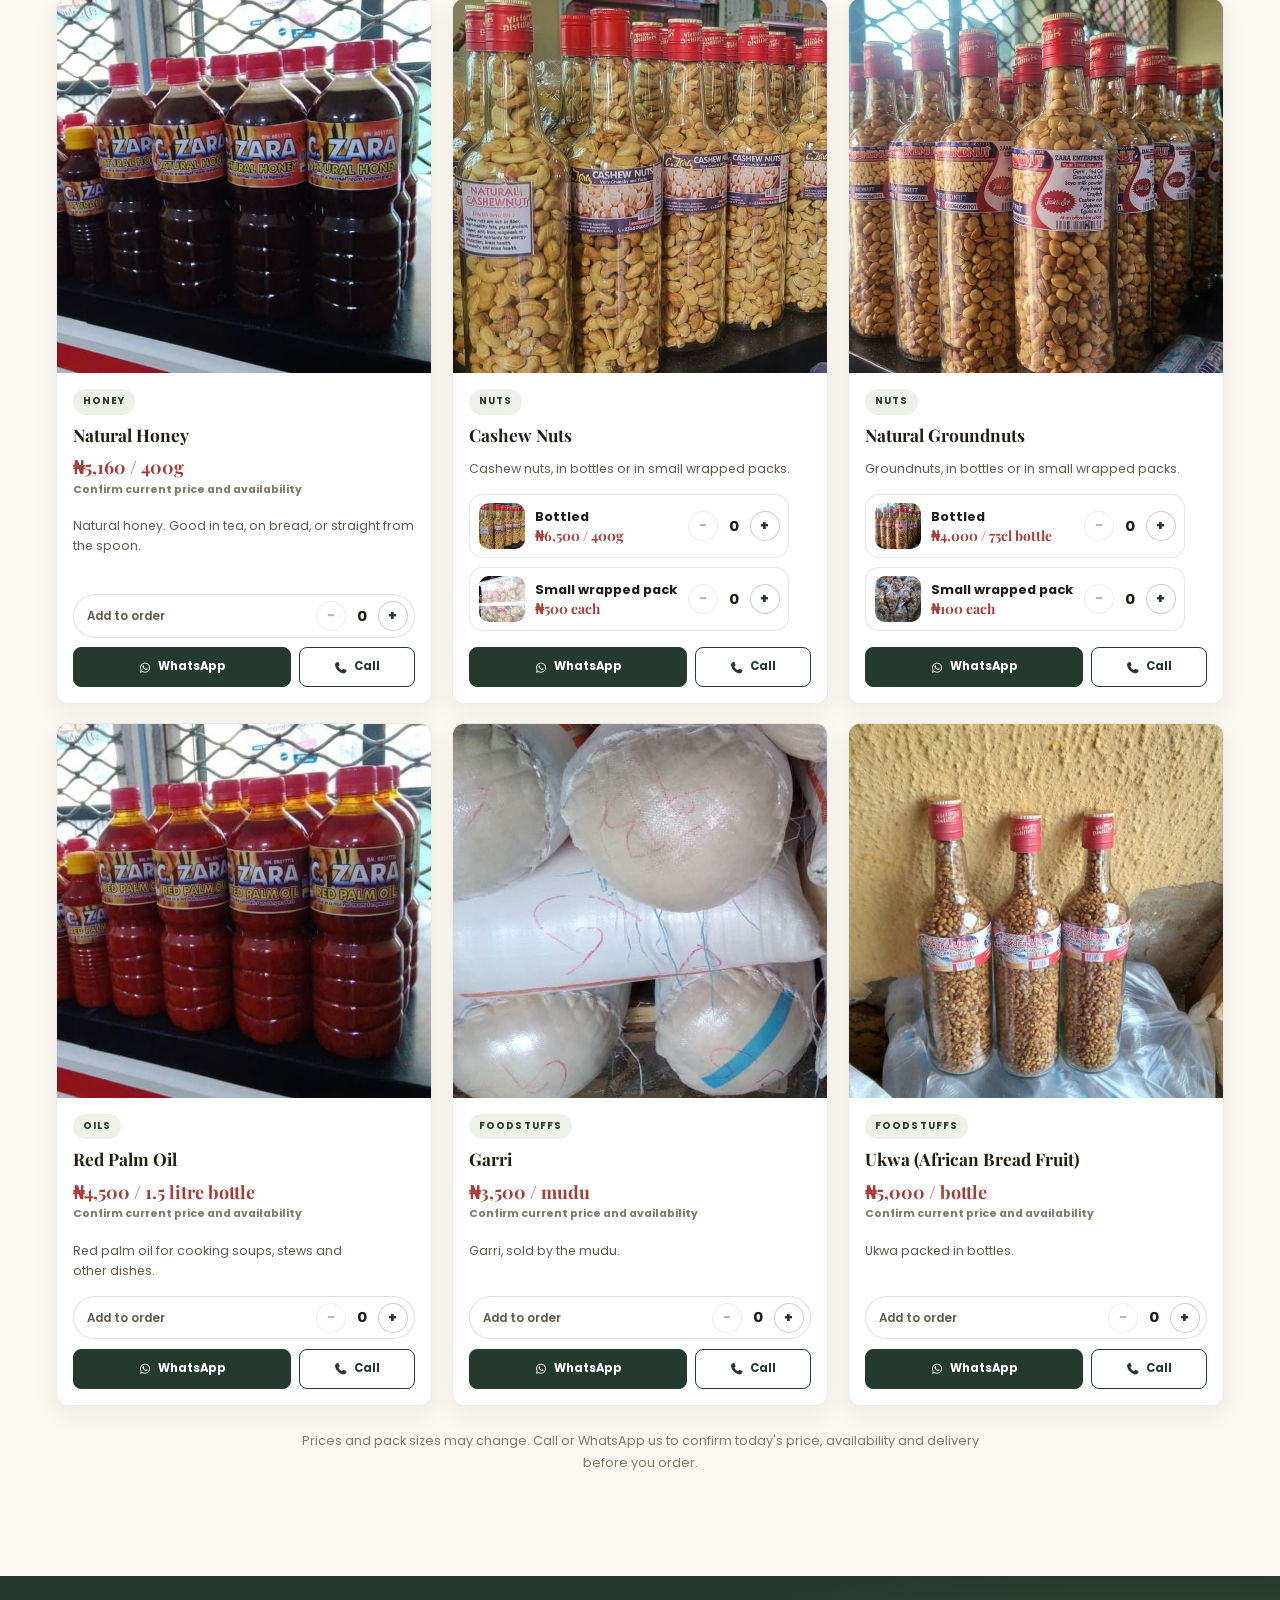
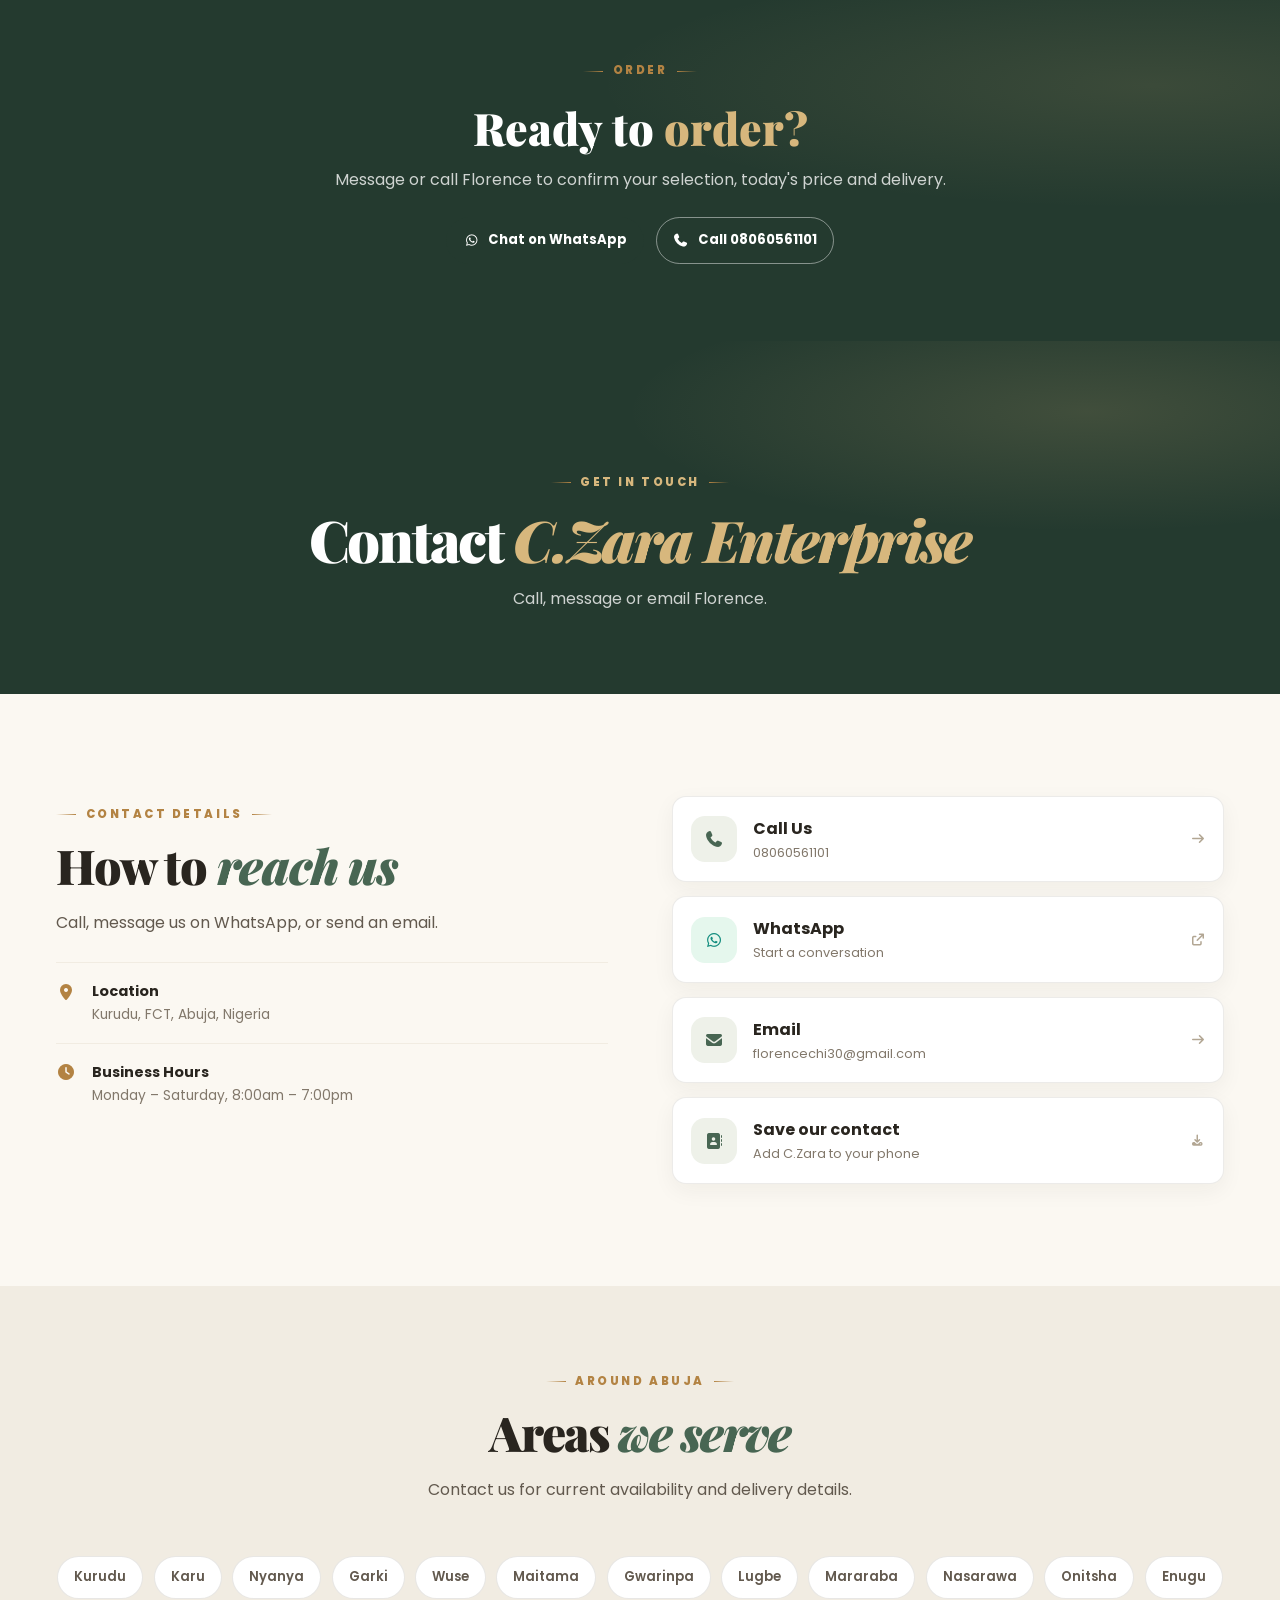
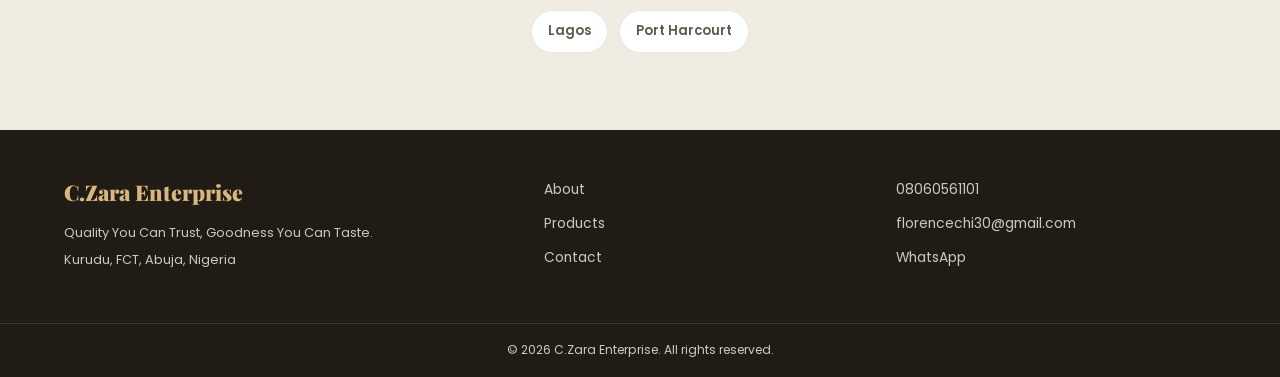
<file: gallery/index.html>
<!doctype html>
<html lang="en"><head><meta charset="utf-8"><meta name="viewport" content="width=device-width, initial-scale=1">
<title>C.Zara Enterprise</title><meta name="robots" content="noindex">
<meta http-equiv="refresh" content="0; url=../#products">
<script>location.replace('../#products');</script></head>
<body><p><a href="../#products">Continue to C.Zara Enterprise</a></p></body></html>
</file>
<file: assets/css/style.css>
/* ============================================================
   C.Zara Enterprise — Main Stylesheet v2.0
   Brand: Deep Brown · Honey Gold · Leaf Green · Cream White
   Style: iOS Glassmorphism + Premium Natural Aesthetics
   ============================================================ */

/* ── CSS Variables ─────────────────────────────────────────── */
:root {
  --brown-dark:    #2C1810;
  --brown-main:    #5C2E0A;
  --brown-mid:     #8B5E3C;
  --honey-gold:    #D4882A;
  --honey-light:   #F5B942;
  --honey-pale:    #FEF3DC;
  --honey-ultra:   #FFFAF0;
  --green-deep:    #1B4332;
  --green-main:    #2D6A4F;
  --green-light:   #52B788;
  --cream:         #FDF8F0;
  --cream-dark:    #F5ECD8;
  --white:         #FFFFFF;
  --text-dark:     #1A0A00;
  --text-mid:      #4A2C1A;
  --text-light:    #8B7355;
  --text-faint:    #C4A882;
  --glass-bg:      rgba(255,255,255,0.12);
  --glass-border:  rgba(255,255,255,0.22);
  --glass-dark:    rgba(44,24,16,0.55);
  --shadow-gold:   0 8px 40px rgba(212,136,42,0.28);
  --shadow-brown:  0 8px 40px rgba(44,24,16,0.20);
  --shadow-float:  0 20px 60px rgba(44,24,16,0.15);
  --shadow-card:   0 4px 24px rgba(44,24,16,0.08);
  --radius-xs:     6px;
  --radius-sm:     10px;
  --radius-md:     16px;
  --radius-lg:     24px;
  --radius-xl:     36px;
  --radius-full:   999px;
  --transition:    all 0.35s cubic-bezier(0.4,0,0.2,1);
  --transition-fast: all 0.18s ease;
  --nav-h:         76px;
}

/* ── Reset ─────────────────────────────────────────────────── */
*, *::before, *::after { box-sizing: border-box; margin: 0; padding: 0; }
html { scroll-behavior: smooth; font-size: 16px; -webkit-text-size-adjust: 100%; }
body {
  font-family: 'Poppins', sans-serif;
  background: var(--cream);
  color: var(--text-dark);
  line-height: 1.7;
  overflow-x: hidden;
  -webkit-font-smoothing: antialiased;
}
a { text-decoration: none; color: inherit; transition: var(--transition); }
img { max-width: 100%; display: block; height: auto; }
ul, ol { list-style: none; }
input, textarea, select, button { font-family: inherit; outline: none; border: none; }
button { cursor: pointer; }

/* ── Custom Scrollbar ──────────────────────────────────────── */
::-webkit-scrollbar { width: 6px; }
::-webkit-scrollbar-track { background: var(--cream-dark); }
::-webkit-scrollbar-thumb { background: linear-gradient(var(--honey-gold), var(--brown-mid)); border-radius: var(--radius-full); }
::-webkit-scrollbar-thumb:hover { background: var(--brown-main); }

/* ── Text Selection ────────────────────────────────────────── */
::selection { background: var(--honey-gold); color: var(--white); }

/* ============================================================
   PAGE LOADER
   ============================================================ */
#page-loader {
  position: fixed; inset: 0; z-index: 99999;
  background: linear-gradient(135deg, var(--brown-dark) 0%, var(--brown-main) 50%, var(--green-deep) 100%);
  display: flex; flex-direction: column; align-items: center; justify-content: center;
  gap: 0;
  transition: opacity 0.7s ease, visibility 0.7s ease;
}
#page-loader.hidden { opacity: 0; visibility: hidden; pointer-events: none; }
.loader-brand {
  display: flex; align-items: center; gap: 14px; margin-bottom: 2.5rem;
}
.loader-icon {
  width: 60px; height: 60px; border-radius: 16px;
  background: linear-gradient(135deg, var(--honey-gold), var(--honey-light));
  display: flex; align-items: center; justify-content: center;
  font-weight: 900; font-size: 1.5rem; color: var(--brown-dark);
  box-shadow: 0 8px 30px rgba(212,136,42,0.5);
  animation: loaderPulse 1.8s ease-in-out infinite;
}
.loader-logo {
  font-family: 'Playfair Display', serif; font-size: 2.6rem; font-weight: 900;
  color: var(--honey-gold); letter-spacing: -1px;
}
.loader-logo span { color: rgba(255,255,255,0.85); }
.loader-dots {
  display: flex; gap: 8px; margin-bottom: 1.5rem;
}
.loader-dots span {
  width: 10px; height: 10px; border-radius: 50%;
  background: var(--honey-gold); opacity: 0.3;
  animation: dotPulse 1.2s ease-in-out infinite;
}
.loader-dots span:nth-child(2) { animation-delay: 0.2s; }
.loader-dots span:nth-child(3) { animation-delay: 0.4s; }
.loader-tagline {
  font-family: 'Dancing Script', cursive; color: rgba(255,255,255,0.55);
  font-size: 1rem; letter-spacing: 1px;
}
@keyframes loaderPulse { 0%,100%{transform:scale(1);box-shadow:0 8px 30px rgba(212,136,42,0.5)} 50%{transform:scale(1.05);box-shadow:0 12px 40px rgba(212,136,42,0.7)} }
@keyframes dotPulse { 0%,100%{opacity:0.3;transform:scale(0.8)} 50%{opacity:1;transform:scale(1.2)} }
@keyframes spin { to { transform: rotate(360deg); } }

/* ============================================================
   FLOATING ELEMENTS
   ============================================================ */
.float-scroll-top {
  position: fixed; bottom: 20px; right: 20px; z-index: 950;
  width: 36px; height: 36px; border-radius: 50%;
  background: linear-gradient(135deg, var(--honey-gold), var(--honey-light));
  display: flex; align-items: center; justify-content: center;
  box-shadow: var(--shadow-gold); cursor: pointer;
  opacity: 0; transform: translateY(20px) scale(0.8);
  transition: var(--transition); border: none; pointer-events: none;
}
.float-scroll-top.visible { opacity: 1; pointer-events: auto; transform: translateY(0) scale(1); }
.float-scroll-top:hover { transform: translateY(-4px) scale(1.05); box-shadow: 0 12px 30px rgba(212,136,42,0.5); }
.float-scroll-top i { color: var(--brown-dark); font-size: .8rem; font-weight: 900; }

/* When the cart sidebar is open, fade floats out of the way so
   they never visually compete with the checkout button. */
.cart-sidebar.open ~ .float-scroll-top {
  opacity: 0; pointer-events: none; transform: translateX(20px) scale(0.85);
}


/* ============================================================
   NAVBAR
   ============================================================ */
.navbar {
  position: fixed; top: 0; left: 0; right: 0; z-index: 9000;
  padding: 0 2rem;
  transition: background 0.4s ease, box-shadow 0.4s ease, backdrop-filter 0.4s ease;
}
.navbar.scrolled,
.navbar.light {
  background: rgba(28,12,6,0.92);
  backdrop-filter: blur(24px) saturate(180%);
  -webkit-backdrop-filter: blur(24px) saturate(180%);
  border-bottom: 1px solid rgba(212,136,42,0.18);
  box-shadow: 0 4px 30px rgba(0,0,0,0.3);
}
.nav-inner {
  max-width: 1380px; margin: 0 auto;
  display: flex; align-items: center; justify-content: space-between;
  height: var(--nav-h);
}

/* Logo */
.nav-logo { display: flex; align-items: center; gap: 10px; }
.nav-logo-icon {
  width: 42px; height: 42px; border-radius: 12px;
  background: linear-gradient(135deg, var(--honey-gold), var(--honey-light));
  display: flex; align-items: center; justify-content: center;
  font-weight: 900; font-size: 1.1rem; color: var(--brown-dark);
  box-shadow: 0 4px 16px rgba(212,136,42,0.4);
  flex-shrink: 0; transition: var(--transition);
}
.nav-logo:hover .nav-logo-icon { transform: rotate(-5deg) scale(1.08); }
.nav-logo-text { line-height: 1.15; }
.nav-logo-text .brand-main {
  font-family: 'Playfair Display', serif; font-size: 1.3rem;
  font-weight: 900; color: var(--honey-gold); letter-spacing: -0.5px; display: block;
}
.nav-logo-text .brand-sub {
  font-size: 0.62rem; text-transform: uppercase; letter-spacing: 2.5px;
  color: rgba(255,255,255,0.45); font-weight: 500; display: block;
}

/* Nav Links */
.nav-links { display: flex; align-items: center; gap: 0; }
.nav-link {
  padding: 0.5rem 1.05rem; border-radius: var(--radius-full);
  color: rgba(255,255,255,0.8); font-size: 0.88rem; font-weight: 500;
  position: relative; transition: var(--transition); white-space: nowrap;
  display: flex; align-items: center; gap: 0.3rem;
}
.nav-link:hover { color: var(--honey-gold); background: rgba(212,136,42,0.1); }
.nav-link.active { color: var(--honey-gold); background: rgba(212,136,42,0.12); }
.nav-link::after {
  content: ''; position: absolute; bottom: 4px; left: 50%; transform: translateX(-50%);
  width: 0; height: 2px; background: var(--honey-gold); border-radius: 2px;
  transition: width 0.3s ease;
}
.nav-link:hover::after, .nav-link.active::after { width: 20px; }

/* Nav Actions */
.nav-actions { display: flex; align-items: center; gap: 0.6rem; }
.nav-cart-btn {
  position: relative; width: 42px; height: 42px; border-radius: 12px;
  background: rgba(255,255,255,0.1); border: 1px solid rgba(255,255,255,0.15);
  backdrop-filter: blur(10px); display: flex; align-items: center;
  justify-content: center; color: rgba(255,255,255,0.85); font-size: 1.05rem;
  cursor: pointer; transition: var(--transition); border: none;
  background: rgba(255,255,255,0.08); border: 1px solid rgba(255,255,255,0.14);
}
.nav-cart-btn:hover { background: rgba(212,136,42,0.2); color: var(--honey-gold); border-color: rgba(212,136,42,0.4); }
.cart-badge {
  position: absolute; top: -5px; right: -5px;
  min-width: 19px; height: 19px; border-radius: var(--radius-full);
  background: linear-gradient(135deg, var(--honey-gold), var(--honey-light));
  color: var(--brown-dark); font-size: 0.6rem; font-weight: 800;
  display: flex; align-items: center; justify-content: center;
  border: 2px solid var(--brown-dark); padding: 0 3px;
  animation: badgePop 0.3s cubic-bezier(0.34,1.56,0.64,1);
}
@keyframes badgePop { from{transform:scale(0)} to{transform:scale(1)} }

.nav-order-btn {
  padding: 0.52rem 1.25rem; border-radius: var(--radius-full);
  background: linear-gradient(135deg, var(--honey-gold), var(--honey-light));
  color: var(--brown-dark); font-weight: 700; font-size: 0.85rem;
  box-shadow: 0 4px 16px rgba(212,136,42,0.35); transition: var(--transition);
  white-space: nowrap; border: none;
  display: flex; align-items: center; gap: 0.4rem;
}
.nav-order-btn:hover { transform: translateY(-2px); box-shadow: 0 8px 28px rgba(212,136,42,0.55); color: var(--brown-dark); }

/* Hamburger */
.nav-hamburger {
  display: none; flex-direction: column; gap: 5px; cursor: pointer;
  padding: 9px 8px; background: rgba(255,255,255,0.08);
  border: 1px solid rgba(255,255,255,0.14); border-radius: 10px;
  transition: var(--transition);
}
.nav-hamburger span {
  display: block; width: 20px; height: 2px;
  background: white; border-radius: 2px; transition: var(--transition);
}
.nav-hamburger.open span:nth-child(1) { transform: translateY(7px) rotate(45deg); }
.nav-hamburger.open span:nth-child(2) { opacity: 0; transform: scaleX(0); }
.nav-hamburger.open span:nth-child(3) { transform: translateY(-7px) rotate(-45deg); }

/* Mobile Menu */
.mobile-menu {
  position: fixed; top: 0; right: -110%; width: min(340px, 88vw); height: 100dvh;
  background: rgba(22,8,2,0.98); backdrop-filter: blur(30px) saturate(200%);
  z-index: 9100; padding: 5.5rem 1.75rem 2rem;
  transition: right 0.42s cubic-bezier(0.4,0,0.2,1);
  border-left: 1px solid rgba(212,136,42,0.15);
  overflow-y: auto; display: flex; flex-direction: column;
}
.mobile-menu.open { right: 0; }
.mobile-menu-overlay {
  position: fixed; inset: 0; z-index: 9090;
  background: rgba(0,0,0,0.65); backdrop-filter: blur(4px);
  opacity: 0; pointer-events: none; transition: opacity 0.4s ease;
}
.mobile-menu-overlay.open { opacity: 1; pointer-events: all; }
.mobile-nav-link {
  display: flex; align-items: center; gap: 0.9rem;
  padding: 0.9rem 0.5rem; border-bottom: 1px solid rgba(255,255,255,0.05);
  color: rgba(255,255,255,0.8); font-size: 1rem; font-weight: 500;
  transition: var(--transition); border-radius: 8px;
}
.mobile-nav-link i {
  width: 22px; color: var(--honey-gold); font-size: 0.92rem;
  text-align: center; flex-shrink: 0;
}
.mobile-nav-link:hover { color: var(--honey-gold); padding-left: 0.9rem; background: rgba(212,136,42,0.08); border-radius: 10px; }
.mobile-nav-link.active { color: var(--honey-gold); background: rgba(212,136,42,0.1); border-radius: 10px; }
.mobile-close {
  position: absolute; top: 1.2rem; right: 1.2rem;
  width: 38px; height: 38px; border-radius: 50%; cursor: pointer;
  background: rgba(212,136,42,0.15); border: 1px solid rgba(212,136,42,0.3);
  display: flex; align-items: center; justify-content: center;
  color: var(--honey-gold); font-size: 1rem; transition: var(--transition);
}
.mobile-close:hover { background: rgba(212,136,42,0.3); transform: rotate(90deg); }
.mobile-contact-strip {
  margin-top: auto; padding-top: 1.5rem; border-top: 1px solid rgba(255,255,255,0.06);
}

/* ============================================================
   HERO
   ============================================================ */
.hero {
  min-height: 100svh; position: relative; overflow: hidden;
  display: flex; align-items: center;
  background: linear-gradient(150deg, var(--brown-dark) 0%, var(--brown-main) 45%, var(--green-deep) 100%);
}
.hero-particles { position: absolute; inset: 0; overflow: hidden; pointer-events: none; }
.hero-particle {
  position: absolute; border-radius: 50%;
  background: radial-gradient(circle, rgba(212,136,42,0.35) 0%, transparent 70%);
  animation: particleFloat linear infinite;
}
@keyframes particleFloat {
  0% { transform: translateY(110vh) scale(0) rotate(0deg); opacity: 0; }
  5% { opacity: 0.8; }
  95% { opacity: 0.5; }
  100% { transform: translateY(-15vh) scale(1.2) rotate(360deg); opacity: 0; }
}
.hero-inner {
  position: relative; z-index: 10;
  max-width: 1380px; margin: 0 auto;
  padding: calc(var(--nav-h) + 4rem) 2rem 5rem;
  display: grid; grid-template-columns: 1.1fr 1fr; gap: 5rem; align-items: center;
  width: 100%;
}

/* Hero Content */
.hero-badge {
  display: inline-flex; align-items: center; gap: 0.5rem;
  background: rgba(212,136,42,0.15); border: 1px solid rgba(212,136,42,0.4);
  backdrop-filter: blur(10px); border-radius: var(--radius-full);
  padding: 0.38rem 1rem; font-size: 0.72rem; font-weight: 700;
  color: var(--honey-light); letter-spacing: 1.5px; text-transform: uppercase;
  margin-bottom: 1.4rem; width: fit-content;
  animation: fadeSlideUp 0.7s ease both;
}
.hero-badge i { font-size: 0.65rem; animation: spin 4s linear infinite; }
.hero-title {
  font-family: 'Playfair Display', serif;
  font-size: clamp(2.6rem, 5.5vw, 4.8rem); font-weight: 900; line-height: 1.07;
  color: white; margin-bottom: 0.75rem;
  animation: fadeSlideUp 0.7s 0.12s ease both;
}
.hero-title .accent { color: var(--honey-gold); display: block; font-style: italic; }
.hero-title .accent-line { display: block; }
.hero-tagline {
  font-family: 'Dancing Script', cursive; font-size: 1.15rem;
  color: rgba(255,255,255,0.6); margin-bottom: 1.5rem;
  animation: fadeSlideUp 0.7s 0.22s ease both;
}
.hero-desc {
  color: rgba(255,255,255,0.72); font-size: 1rem; line-height: 1.8;
  margin-bottom: 2.5rem; max-width: 480px;
  animation: fadeSlideUp 0.7s 0.32s ease both;
}
.hero-cta { display: flex; gap: 0.9rem; flex-wrap: wrap; animation: fadeSlideUp 0.7s 0.42s ease both; }
.hero-stats {
  display: flex; gap: 0; margin-top: 3.5rem;
  animation: fadeSlideUp 0.7s 0.52s ease both;
  background: rgba(255,255,255,0.06); border: 1px solid rgba(255,255,255,0.1);
  border-radius: var(--radius-md); backdrop-filter: blur(10px);
  overflow: hidden; width: fit-content;
}
.hero-stat {
  text-align: center; padding: 1rem 1.5rem;
  border-right: 1px solid rgba(255,255,255,0.1);
}
.hero-stat:last-child { border-right: none; }
.hero-stat .num {
  font-family: 'Playfair Display', serif; font-size: 1.85rem; font-weight: 900;
  color: var(--honey-gold); line-height: 1; display: block;
}
.hero-stat .lbl {
  font-size: 0.68rem; color: rgba(255,255,255,0.55); text-transform: uppercase;
  letter-spacing: 1px; margin-top: 3px; display: block;
}

/* Hero Visual */
.hero-visual { position: relative; animation: fadeSlideUp 0.7s 0.25s ease both; }
.hero-product-showcase {
  position: relative;
  background: rgba(255,255,255,0.08); border: 1px solid rgba(255,255,255,0.18);
  backdrop-filter: blur(24px) saturate(200%);
  border-radius: var(--radius-xl); padding: 2.5rem;
  box-shadow: 0 30px 80px rgba(0,0,0,0.3), inset 0 1px 0 rgba(255,255,255,0.18);
}
.hero-product-img {
  width: 100%; border-radius: var(--radius-lg);
  background: linear-gradient(135deg, rgba(212,136,42,0.12), rgba(245,185,66,0.08));
  aspect-ratio: 4/3; display: flex; align-items: center; justify-content: center;
  font-size: 5.5rem; overflow: hidden; position: relative;
}
.hero-product-img img { width: 100%; height: 100%; object-fit: cover; border-radius: var(--radius-lg); }
.hero-float-card {
  position: absolute; background: rgba(255,255,255,0.96);
  border-radius: var(--radius-md); padding: 0.85rem 1.15rem;
  box-shadow: 0 12px 40px rgba(44,24,16,0.18);
  display: flex; align-items: center; gap: 0.75rem;
  border: 1px solid rgba(212,136,42,0.12);
  animation: floatCard 4s ease-in-out infinite;
}
.hero-float-card.card-1 { top: 8%; right: -16%; animation-delay: 0s; }
.hero-float-card.card-2 { bottom: 12%; left: -14%; animation-delay: 1.8s; }
.hero-float-card.card-3 { top: 52%; right: -20%; animation-delay: 1s; }
.hero-float-card .card-icon {
  width: 38px; height: 38px; border-radius: 10px;
  background: linear-gradient(135deg, var(--honey-gold), var(--honey-light));
  display: flex; align-items: center; justify-content: center;
  font-size: 1rem; color: var(--brown-dark); flex-shrink: 0;
}
.hero-float-card .card-text strong { display: block; font-size: 0.8rem; color: var(--text-dark); font-weight: 700; line-height: 1.2; }
.hero-float-card .card-text span { font-size: 0.68rem; color: var(--text-light); }
@keyframes floatCard { 0%,100%{transform:translateY(0) rotate(0deg)} 50%{transform:translateY(-12px) rotate(1deg)} }

/* ============================================================
   BUTTONS
   ============================================================ */
.btn-primary {
  padding: 0.88rem 1.9rem; border-radius: var(--radius-full); border: none;
  background: linear-gradient(135deg, var(--honey-gold) 0%, var(--honey-light) 100%);
  color: var(--brown-dark); font-weight: 700; font-size: 0.92rem;
  box-shadow: 0 6px 24px rgba(212,136,42,0.4); transition: var(--transition);
  display: inline-flex; align-items: center; gap: 0.5rem; cursor: pointer;
  white-space: nowrap; position: relative; overflow: hidden;
}
.btn-primary::before {
  content: ''; position: absolute; inset: 0;
  background: rgba(255,255,255,0); transition: background 0.25s ease;
}
.btn-primary:hover { transform: translateY(-3px); box-shadow: 0 12px 36px rgba(212,136,42,0.55); color: var(--brown-dark); }
.btn-primary:hover::before { background: rgba(255,255,255,0.12); }
.btn-primary:active { transform: translateY(-1px); }

.btn-glass {
  padding: 0.88rem 1.9rem; border-radius: var(--radius-full); border: none;
  background: rgba(255,255,255,0.12); border: 1.5px solid rgba(255,255,255,0.24);
  backdrop-filter: blur(12px); color: white; font-weight: 600; font-size: 0.92rem;
  transition: var(--transition); display: inline-flex; align-items: center; gap: 0.5rem;
  cursor: pointer; white-space: nowrap;
}
.btn-glass:hover { background: rgba(255,255,255,0.22); transform: translateY(-3px); border-color: rgba(212,136,42,0.5); color: white; }

.btn-outline {
  padding: 0.82rem 1.7rem; border-radius: var(--radius-full);
  background: transparent; border: 2px solid rgba(212,136,42,0.4);
  color: var(--honey-gold); font-weight: 700; font-size: 0.88rem;
  transition: var(--transition); display: inline-flex; align-items: center;
  gap: 0.5rem; cursor: pointer;
}
.btn-outline:hover { background: var(--honey-gold); color: var(--brown-dark); border-color: var(--honey-gold); transform: translateY(-2px); }

/* ============================================================
   SECTION COMMONS
   ============================================================ */
.section { padding: 6rem 2rem; }
.section-sm { padding: 4rem 2rem; }
.container { max-width: 1300px; margin: 0 auto; }
.section-header { text-align: center; margin-bottom: 3.5rem; }
.eyebrow {
  display: inline-flex; align-items: center; gap: 0.6rem;
  font-size: 0.72rem; font-weight: 800; text-transform: uppercase;
  letter-spacing: 3px; color: var(--honey-gold); margin-bottom: 0.85rem;
}
.eyebrow::before, .eyebrow::after {
  content: ''; flex: 1; min-width: 20px; height: 1px;
  background: linear-gradient(90deg, transparent, var(--honey-gold));
}
.eyebrow::after { background: linear-gradient(90deg, var(--honey-gold), transparent); }
.section-title {
  font-family: 'Playfair Display', serif;
  font-size: clamp(1.9rem, 4vw, 3rem); font-weight: 900;
  color: var(--text-dark); line-height: 1.15; margin-bottom: 1rem;
}
.section-title .italic { font-style: italic; color: var(--honey-gold); }
.section-desc { color: var(--text-mid); font-size: 1rem; max-width: 540px; margin: 0 auto; line-height: 1.8; }

/* Animations */
.fade-up { opacity: 0; transform: translateY(36px); transition: opacity 0.7s ease, transform 0.7s ease; }
.fade-up.visible { opacity: 1; transform: translateY(0); }
.fade-left { opacity: 0; transform: translateX(-30px); transition: opacity 0.7s ease, transform 0.7s ease; }
.fade-left.visible { opacity: 1; transform: translateX(0); }
.fade-right { opacity: 0; transform: translateX(30px); transition: opacity 0.7s ease, transform 0.7s ease; }
.fade-right.visible { opacity: 1; transform: translateX(0); }
@keyframes fadeSlideUp { from{opacity:0;transform:translateY(28px)} to{opacity:1;transform:translateY(0)} }

/* ============================================================
   MARQUEE
   ============================================================ */
.marquee-strip {
  background: linear-gradient(135deg, var(--honey-gold) 0%, var(--honey-light) 60%, var(--honey-gold) 100%);
  padding: 0.8rem 0; overflow: hidden; position: relative;
}
.marquee-track { display: flex; align-items: center; width: max-content; }
.marquee-track-inner {
  display: flex; gap: 2.5rem; align-items: center;
  animation: marqueeScroll 28s linear infinite; white-space: nowrap;
}
.marquee-item {
  display: flex; align-items: center; gap: 0.55rem; flex-shrink: 0;
  font-size: 0.8rem; font-weight: 800; color: var(--brown-dark);
  text-transform: uppercase; letter-spacing: 1px;
}
.marquee-item i { font-size: 0.72rem; opacity: 0.75; }
.marquee-dot { width: 4px; height: 4px; border-radius: 50%; background: rgba(44,24,16,0.35); flex-shrink: 0; }
@keyframes marqueeScroll { from{transform:translateX(0)} to{transform:translateX(-50%)} }

/* ============================================================
   FEATURES / WHY CHOOSE US
   ============================================================ */
.features-grid {
  display: grid; grid-template-columns: repeat(auto-fit, minmax(210px, 1fr)); gap: 1.4rem;
}
.feature-card {
  background: white; border-radius: var(--radius-lg); padding: 2rem 1.5rem;
  text-align: center; border: 1px solid rgba(212,136,42,0.1);
  box-shadow: var(--shadow-card); transition: var(--transition);
  position: relative; overflow: hidden; cursor: default;
}
.feature-card::before {
  content: ''; position: absolute; top: 0; left: 0; right: 0; height: 3px;
  background: linear-gradient(90deg, var(--honey-gold), var(--honey-light));
  transform: scaleX(0); transition: transform 0.35s ease; transform-origin: left;
}
.feature-card::after {
  content: ''; position: absolute; bottom: 0; right: 0;
  width: 80px; height: 80px; border-radius: 50%;
  background: radial-gradient(circle, rgba(212,136,42,0.06), transparent 70%);
  transition: var(--transition);
}
.feature-card:hover { transform: translateY(-8px); box-shadow: var(--shadow-float); }
.feature-card:hover::before { transform: scaleX(1); }
.feature-card:hover::after { width: 120px; height: 120px; }
.feature-icon {
  width: 68px; height: 68px; border-radius: 18px; margin: 0 auto 1.2rem;
  background: linear-gradient(135deg, var(--honey-pale), var(--cream-dark));
  display: flex; align-items: center; justify-content: center;
  font-size: 1.7rem; color: var(--honey-gold); transition: var(--transition);
}
.feature-card:hover .feature-icon {
  background: linear-gradient(135deg, var(--honey-gold), var(--honey-light));
  color: var(--brown-dark); transform: scale(1.1) rotate(-5deg);
}
.feature-card h3 { font-size: 1rem; font-weight: 700; color: var(--text-dark); margin-bottom: 0.5rem; }
.feature-card p { font-size: 0.85rem; color: var(--text-light); line-height: 1.65; }

/* ============================================================
   PRODUCTS
   ============================================================ */
.filter-tabs {
  display: flex; gap: 0.5rem; justify-content: center; flex-wrap: wrap; margin-bottom: 2.8rem;
}
.filter-tab {
  padding: 0.52rem 1.2rem; border-radius: var(--radius-full);
  background: white; border: 2px solid rgba(212,136,42,0.18);
  font-size: 0.82rem; font-weight: 600; color: var(--text-mid);
  cursor: pointer; transition: var(--transition); display: flex; align-items: center; gap: 0.35rem;
}
.filter-tab:hover { border-color: var(--honey-gold); color: var(--honey-gold); transform: translateY(-2px); }
.filter-tab.active {
  background: linear-gradient(135deg, var(--honey-gold), var(--honey-light));
  border-color: transparent; color: var(--brown-dark);
  box-shadow: 0 4px 18px rgba(212,136,42,0.32); transform: translateY(-2px);
}
.products-grid {
  display: grid; grid-template-columns: repeat(auto-fill, minmax(272px, 1fr)); gap: 1.6rem;
}
.product-card {
  background: white; border-radius: var(--radius-lg); overflow: hidden;
  border: 1px solid rgba(212,136,42,0.1); box-shadow: var(--shadow-card);
  transition: var(--transition); position: relative; display: flex; flex-direction: column;
}
.product-card:hover { transform: translateY(-9px); box-shadow: 0 24px 60px rgba(44,24,16,0.14); }
.product-img-wrap {
  position: relative; background: var(--honey-pale); aspect-ratio: 1;
  overflow: hidden; display: flex; align-items: center; justify-content: center; font-size: 5rem;
  transition: var(--transition);
}
.product-img-wrap img { width: 100%; height: 100%; object-fit: cover; transition: transform 0.5s ease; }
.product-card:hover .product-img-wrap img { transform: scale(1.06); }
.product-img-wrap .emoji-placeholder { transition: transform 0.4s ease; }
.product-card:hover .emoji-placeholder { transform: scale(1.08); }
.product-badge {
  position: absolute; top: 10px; left: 10px; padding: 0.22rem 0.65rem;
  border-radius: var(--radius-full); font-size: 0.65rem; font-weight: 800;
  text-transform: uppercase; letter-spacing: 0.8px; z-index: 2;
}
.badge-bestseller { background: linear-gradient(135deg,var(--honey-gold),var(--honey-light)); color: var(--brown-dark); }
.badge-premium { background: var(--brown-main); color: white; }
.badge-popular { background: var(--green-main); color: white; }
.badge-combo { background: linear-gradient(135deg,#9B59B6,#8E44AD); color: white; }
.badge-wholesale { background: var(--text-dark); color: white; }
.badge-natural { background: var(--green-light); color: white; }
.badge-value { background: linear-gradient(135deg,#E74C3C,#C0392B); color: white; }
.badge-gift { background: linear-gradient(135deg,#E91E63,#C2185B); color: white; }
.product-wishlist {
  position: absolute; top: 10px; right: 10px; z-index: 2;
  width: 34px; height: 34px; border-radius: 50%;
  background: rgba(255,255,255,0.92); display: flex; align-items: center;
  justify-content: center; cursor: pointer; transition: var(--transition);
  box-shadow: 0 2px 10px rgba(0,0,0,0.1); font-size: 0.88rem; color: #ccc;
  border: none;
}
.product-wishlist:hover { transform: scale(1.12); background: white; }
.product-wishlist.active { color: #E74C3C; }
.product-body { padding: 1.2rem; flex: 1; display: flex; flex-direction: column; }
.product-category { font-size: 0.68rem; text-transform: uppercase; letter-spacing: 1.8px; color: var(--honey-gold); font-weight: 700; margin-bottom: 0.3rem; }
.product-name { font-size: 0.97rem; font-weight: 700; color: var(--text-dark); margin-bottom: 0.3rem; line-height: 1.35; }
.product-desc { font-size: 0.8rem; color: var(--text-light); margin-bottom: 0.75rem; line-height: 1.55; flex: 1; }
.product-rating { display: flex; align-items: center; gap: 0.3rem; margin-bottom: 0.7rem; }
.product-rating .stars { color: var(--honey-gold); font-size: 0.75rem; letter-spacing: 1px; }
.product-rating .count { font-size: 0.72rem; color: var(--text-light); }
.product-pricing { display: flex; align-items: baseline; gap: 0.7rem; margin-bottom: 0.9rem; flex-wrap: wrap; }
.product-price { font-size: 1.25rem; font-weight: 800; color: var(--brown-main); }
.product-old-price { font-size: 0.82rem; color: var(--text-faint); text-decoration: line-through; }
.product-meta { font-size: 0.7rem; color: var(--text-light); margin-bottom: 0.85rem; display: flex; align-items: center; gap: 0.4rem; }
.product-meta i { color: var(--honey-gold); }
.product-actions { display: flex; gap: 0.45rem; margin-top: auto; }
.btn-cart {
  flex: 1; padding: 0.62rem 0.5rem; border-radius: var(--radius-sm); border: none;
  background: linear-gradient(135deg, var(--honey-gold), var(--honey-light));
  color: var(--brown-dark); font-weight: 700; font-size: 0.82rem;
  cursor: pointer; transition: var(--transition);
  display: flex; align-items: center; justify-content: center; gap: 0.35rem;
}
.btn-cart:hover { transform: translateY(-2px); box-shadow: 0 6px 18px rgba(212,136,42,0.42); }
.btn-buy-now {
  padding: 0.62rem 0.9rem; border-radius: var(--radius-sm); border: none;
  background: var(--brown-main); color: white; font-weight: 600; font-size: 0.78rem;
  cursor: pointer; transition: var(--transition); white-space: nowrap;
  display: flex; align-items: center; gap: 0.3rem;
}
.btn-buy-now:hover { background: var(--brown-dark); transform: translateY(-2px); }

/* ============================================================
   GLASS BANNER
   ============================================================ */
.glass-banner {
  background: linear-gradient(145deg, var(--brown-dark) 0%, var(--brown-main) 55%, #3A1C05 100%);
  position: relative; overflow: hidden;
}
.glass-banner::before {
  content: ''; position: absolute; top: -50%; right: -10%;
  width: 500px; height: 500px; border-radius: 50%;
  background: radial-gradient(circle, rgba(212,136,42,0.1) 0%, transparent 70%);
  pointer-events: none;
}
.glass-banner::after {
  content: ''; position: absolute; bottom: -30%; left: -5%;
  width: 400px; height: 400px; border-radius: 50%;
  background: radial-gradient(circle, rgba(45,106,79,0.15) 0%, transparent 70%);
  pointer-events: none;
}
.glass-banner-inner {
  display: grid; grid-template-columns: 1.1fr 1fr; gap: 5rem; align-items: center;
  max-width: 1300px; margin: 0 auto; padding: 5.5rem 2rem;
  position: relative; z-index: 1;
}
.glass-banner-text .eyebrow { justify-content: flex-start; color: rgba(212,136,42,0.8); }
.glass-banner-text h2 {
  font-family: 'Playfair Display', serif; font-size: clamp(2rem, 3.5vw, 2.8rem); font-weight: 900;
  color: white; margin-bottom: 1rem; line-height: 1.2;
}
.glass-banner-text h2 .gold { color: var(--honey-gold); font-style: italic; }
.glass-banner-text p { color: rgba(255,255,255,0.68); font-size: 0.97rem; margin-bottom: 2rem; line-height: 1.8; max-width: 480px; }
.glass-stats-grid { display: grid; grid-template-columns: 1fr 1fr; gap: 1rem; }
.glass-stat-card {
  background: rgba(255,255,255,0.07); border: 1px solid rgba(255,255,255,0.13);
  backdrop-filter: blur(20px); border-radius: var(--radius-md);
  padding: 1.6rem 1.2rem; text-align: center; transition: var(--transition);
}
.glass-stat-card:hover {
  background: rgba(212,136,42,0.12); border-color: rgba(212,136,42,0.3);
  transform: translateY(-5px);
}
.glass-stat-card .stat-num {
  font-family: 'Playfair Display', serif; font-size: 2.4rem; font-weight: 900;
  color: var(--honey-gold); line-height: 1; display: block;
}
.glass-stat-card .stat-lbl {
  font-size: 0.74rem; color: rgba(255,255,255,0.58); margin-top: 5px;
  text-transform: uppercase; letter-spacing: 1px; display: block;
}

/* ============================================================
   TESTIMONIALS
   ============================================================ */
.testimonials-grid { display: grid; grid-template-columns: repeat(auto-fill, minmax(300px, 1fr)); gap: 1.4rem; }
.testimonial-card {
  background: white; border-radius: var(--radius-lg); padding: 1.9rem;
  border: 1px solid rgba(212,136,42,0.1); box-shadow: var(--shadow-card);
  transition: var(--transition); position: relative; overflow: hidden;
}
.testimonial-card::before {
  content: '\201C'; position: absolute; top: 0.5rem; right: 1.25rem;
  font-size: 6rem; color: rgba(212,136,42,0.07); font-family: 'Playfair Display', serif;
  line-height: 1; pointer-events: none;
}
.testimonial-card::after {
  content: ''; position: absolute; top: 0; left: 0; right: 0; height: 3px;
  background: linear-gradient(90deg, var(--honey-gold), var(--honey-light));
  transform: scaleX(0); transition: transform 0.35s ease; transform-origin: left;
}
.testimonial-card:hover { transform: translateY(-7px); box-shadow: var(--shadow-float); }
.testimonial-card:hover::after { transform: scaleX(1); }
.testimonial-stars { display: flex; gap: 2px; margin-bottom: 0.9rem; }
.testimonial-stars i { color: var(--honey-gold); font-size: 0.82rem; }
.testimonial-text {
  color: var(--text-mid); font-size: 0.9rem; line-height: 1.8;
  margin-bottom: 1.4rem; font-style: italic; position: relative; z-index: 1;
}
.testimonial-author { display: flex; align-items: center; gap: 0.8rem; }
.author-avatar {
  width: 44px; height: 44px; border-radius: 50%;
  display: flex; align-items: center; justify-content: center;
  font-weight: 800; font-size: 0.82rem; color: white; flex-shrink: 0;
  border: 2px solid rgba(255,255,255,0.3);
}
.author-info strong { display: block; font-size: 0.88rem; color: var(--text-dark); font-weight: 700; }
.author-info span { font-size: 0.74rem; color: var(--text-light); }

/* ============================================================
   NEWSLETTER
   ============================================================ */
.newsletter-section {
  background: linear-gradient(145deg, var(--green-deep) 0%, var(--green-main) 60%, #1E5C3A 100%);
  text-align: center; position: relative; overflow: hidden;
}
.newsletter-section::before {
  content: ''; position: absolute; top: -40%; right: -10%;
  width: 500px; height: 500px; border-radius: 50%;
  background: radial-gradient(circle, rgba(255,255,255,0.04) 0%, transparent 70%);
}
.newsletter-section h2 {
  font-family: 'Playfair Display', serif; font-size: clamp(1.9rem, 3.5vw, 2.7rem);
  font-weight: 900; color: white; margin-bottom: 0.6rem; position: relative;
}
.newsletter-section p { color: rgba(255,255,255,0.7); font-size: 0.97rem; margin-bottom: 2rem; position: relative; }
.newsletter-form { display: flex; gap: 0.7rem; max-width: 480px; margin: 0 auto; position: relative; }
.newsletter-input {
  flex: 1; padding: 0.88rem 1.4rem; border-radius: var(--radius-full);
  background: rgba(255,255,255,0.14); border: 1.5px solid rgba(255,255,255,0.22);
  color: white; font-size: 0.92rem; backdrop-filter: blur(10px);
  transition: var(--transition);
}
.newsletter-input::placeholder { color: rgba(255,255,255,0.5); }
.newsletter-input:focus { background: rgba(255,255,255,0.2); border-color: var(--honey-gold); box-shadow: 0 0 0 4px rgba(212,136,42,0.15); outline: none; }
.newsletter-btn {
  padding: 0.88rem 1.5rem; border-radius: var(--radius-full); border: none;
  background: linear-gradient(135deg, var(--honey-gold), var(--honey-light));
  color: var(--brown-dark); font-weight: 800; cursor: pointer; transition: var(--transition);
  white-space: nowrap; display: flex; align-items: center; gap: 0.4rem;
}
.newsletter-btn:hover { transform: translateY(-2px); box-shadow: var(--shadow-gold); }

/* ============================================================
   FOOTER
   ============================================================ */
footer { background: #150A04; color: rgba(255,255,255,0.68); }
.footer-top { padding: 5rem 2rem 3rem; }
.footer-grid {
  display: grid; grid-template-columns: 2.2fr 1fr 1fr 1.6fr; gap: 3.5rem;
  max-width: 1300px; margin: 0 auto;
}
.footer-brand .brand-name {
  font-family: 'Playfair Display', serif; font-size: 1.9rem; font-weight: 900;
  color: var(--honey-gold); margin-bottom: 0.2rem; display: block;
}
.footer-brand .brand-tagline {
  font-family: 'Dancing Script', cursive; font-size: 0.88rem;
  color: rgba(255,255,255,0.4); margin-bottom: 1.2rem; display: block;
}
.footer-brand p { font-size: 0.86rem; line-height: 1.8; margin-bottom: 1.5rem; max-width: 280px; }
.footer-socials { display: flex; gap: 0.55rem; }
.footer-social {
  width: 38px; height: 38px; border-radius: 10px;
  background: rgba(255,255,255,0.06); border: 1px solid rgba(255,255,255,0.1);
  display: flex; align-items: center; justify-content: center;
  color: rgba(255,255,255,0.6); font-size: 0.88rem; transition: var(--transition);
}
.footer-social:hover { background: var(--honey-gold); border-color: var(--honey-gold); color: var(--brown-dark); transform: translateY(-4px); }
.footer-col h4 {
  font-size: 0.78rem; font-weight: 800; color: white;
  text-transform: uppercase; letter-spacing: 2px; margin-bottom: 1.2rem;
  padding-bottom: 0.6rem; border-bottom: 1px solid rgba(212,136,42,0.15);
}
.footer-links { display: grid; gap: 0.55rem; }
.footer-links a {
  font-size: 0.85rem; transition: var(--transition);
  display: flex; align-items: center; gap: 0.4rem; padding: 0.1rem 0;
}
.footer-links a::before { content: '›'; color: var(--honey-gold); font-weight: 900; font-size: 1rem; line-height: 0.8; }
.footer-links a:hover { color: var(--honey-gold); padding-left: 0.35rem; }
.footer-contact-item { display: flex; gap: 0.8rem; margin-bottom: 0.85rem; align-items: flex-start; }
.footer-contact-item i { color: var(--honey-gold); font-size: 0.85rem; margin-top: 3px; flex-shrink: 0; width: 16px; text-align: center; }
.footer-contact-item span, .footer-contact-item a { font-size: 0.84rem; line-height: 1.5; color: inherit; }
.footer-contact-item a:hover { color: var(--honey-gold); }
.footer-divider { height: 1px; background: rgba(255,255,255,0.06); max-width: 1300px; margin: 0 auto; }
.footer-bottom {
  padding: 1.2rem 2rem;
  display: flex; justify-content: space-between; align-items: center;
  flex-wrap: wrap; gap: 0.5rem; max-width: 1300px; margin: 0 auto;
  font-size: 0.78rem;
}
.footer-bottom .love { color: #E74C3C; }
.footer-bottom a { color: var(--honey-gold); }
.footer-bottom a:hover { text-decoration: underline; }

/* ============================================================
   CART SIDEBAR
   ============================================================ */
.cart-sidebar {
  position: fixed; top: 0; right: -110%; width: min(420px, 96vw); height: 100dvh;
  background: white; z-index: 9500;
  box-shadow: -15px 0 60px rgba(0,0,0,0.18);
  display: flex; flex-direction: column;
  transition: right 0.42s cubic-bezier(0.4,0,0.2,1);
}
.cart-sidebar.open { right: 0; }
.cart-overlay {
  position: fixed; inset: 0; z-index: 9400;
  background: rgba(0,0,0,0.5); backdrop-filter: blur(5px);
  opacity: 0; pointer-events: none; transition: opacity 0.4s ease;
}
.cart-overlay.open { opacity: 1; pointer-events: all; }
.cart-header {
  padding: 1.3rem 1.5rem; border-bottom: 1px solid var(--cream-dark);
  display: flex; align-items: center; justify-content: space-between; flex-shrink: 0;
  background: linear-gradient(135deg, var(--brown-dark), var(--brown-main));
}
.cart-header h3 { color: white; font-weight: 700; font-size: 1.05rem; display: flex; align-items: center; gap: 0.5rem; }
.cart-close {
  background: rgba(255,255,255,0.1); border: 1px solid rgba(255,255,255,0.15);
  color: rgba(255,255,255,0.8); font-size: 1.2rem; cursor: pointer;
  width: 36px; height: 36px; border-radius: 50%;
  display: flex; align-items: center; justify-content: center;
  transition: var(--transition);
}
.cart-close:hover { background: rgba(255,255,255,0.22); color: white; transform: rotate(90deg); }
.cart-items { flex: 1; overflow-y: auto; padding: 1rem 1.25rem; }
.cart-item {
  display: flex; gap: 0.9rem; padding: 1rem 0;
  border-bottom: 1px solid var(--cream-dark); align-items: flex-start;
}
.cart-item:last-child { border-bottom: none; }
.cart-item-img {
  width: 68px; height: 68px; border-radius: var(--radius-md); flex-shrink: 0;
  background: var(--honey-pale); display: flex; align-items: center;
  justify-content: center; font-size: 2rem; overflow: hidden;
}
.cart-item-img img { width: 100%; height: 100%; object-fit: cover; }
.cart-item-info { flex: 1; min-width: 0; }
.cart-item-name { font-weight: 700; font-size: 0.86rem; color: var(--text-dark); margin-bottom: 0.2rem; line-height: 1.35; }
.cart-item-unit { font-size: 0.7rem; color: var(--text-light); margin-bottom: 0.3rem; }
.cart-item-price { font-size: 0.9rem; color: var(--honey-gold); font-weight: 800; }
.cart-item-controls { display: flex; align-items: center; gap: 0.45rem; margin-top: 0.55rem; }
.qty-btn {
  width: 26px; height: 26px; border-radius: 8px; border: 2px solid var(--cream-dark);
  cursor: pointer; background: white; color: var(--text-dark); font-weight: 800;
  font-size: 0.85rem; display: flex; align-items: center; justify-content: center;
  transition: var(--transition-fast);
}
.qty-btn:hover { border-color: var(--honey-gold); background: var(--honey-pale); color: var(--brown-main); }
.qty-val { font-size: 0.86rem; font-weight: 800; min-width: 22px; text-align: center; color: var(--text-dark); }
.cart-item-remove {
  margin-left: auto; color: #ccc; cursor: pointer; font-size: 0.88rem;
  transition: var(--transition-fast); padding: 4px;
}
.cart-item-remove:hover { color: #E74C3C; transform: scale(1.2); }
.cart-empty { text-align: center; padding: 3.5rem 1rem; }
.cart-empty i { font-size: 3.5rem; color: var(--cream-dark); margin-bottom: 1rem; display: block; }
.cart-empty h4 { font-weight: 700; color: var(--text-dark); margin-bottom: 0.4rem; }
.cart-empty p { color: var(--text-light); font-size: 0.88rem; margin-bottom: 1.5rem; }
.cart-footer {
  padding: 1.1rem 1.25rem; border-top: 1px solid var(--cream-dark);
  background: var(--cream); flex-shrink: 0;
}
.cart-total-row { display: flex; justify-content: space-between; align-items: center; margin-bottom: 0.45rem; font-size: 0.85rem; color: var(--text-mid); }
.cart-total-row.grand { font-weight: 800; font-size: 1.1rem; color: var(--brown-main); margin-top: 0.75rem; padding-top: 0.75rem; border-top: 2px solid var(--cream-dark); }
.free-delivery-bar {
  background: rgba(45,106,79,0.1); border: 1px solid rgba(45,106,79,0.2);
  border-radius: var(--radius-sm); padding: 0.5rem 0.8rem;
  font-size: 0.74rem; color: var(--green-main); font-weight: 600;
  margin: 0.6rem 0; text-align: center;
}
.cart-checkout-btn {
  width: 100%; padding: 0.95rem; border-radius: var(--radius-full); border: none;
  background: linear-gradient(135deg, var(--honey-gold), var(--honey-light));
  color: var(--brown-dark); font-weight: 800; font-size: 0.95rem;
  cursor: pointer; margin-top: 0.85rem;
  box-shadow: var(--shadow-gold); transition: var(--transition);
  display: flex; align-items: center; justify-content: center; gap: 0.5rem;
}
.cart-checkout-btn:hover { transform: translateY(-2px); box-shadow: 0 10px 28px rgba(212,136,42,0.52); }

/* ============================================================
   PAGE HERO (inner pages)
   ============================================================ */
.page-hero {
  background: linear-gradient(150deg, var(--brown-dark) 0%, var(--brown-main) 55%, var(--green-deep) 100%);
  padding: 8.5rem 2rem 5rem; text-align: center; position: relative; overflow: hidden;
}
.page-hero::before {
  content: ''; position: absolute; bottom: -50px; left: 50%; transform: translateX(-50%);
  width: 120%; height: 100px;
  background: var(--cream); clip-path: ellipse(60% 100% at 50% 100%);
}
.page-hero :is(h1, h2.page-hero-title) {
  font-family: 'Playfair Display', serif; font-size: clamp(2.2rem, 5vw, 3.6rem);
  font-weight: 900; color: white; margin-bottom: 1rem; position: relative;
}
.page-hero :is(h1, h2.page-hero-title) .gold { color: var(--honey-gold); font-style: italic; }
.page-hero p { color: rgba(255,255,255,0.72); font-size: 1rem; max-width: 580px; margin: 0 auto 1.5rem; position: relative; line-height: 1.8; }
.breadcrumb { display: flex; align-items: center; gap: 0.5rem; justify-content: center; font-size: 0.78rem; position: relative; }
.breadcrumb a { color: rgba(212,136,42,0.85); }
.breadcrumb a:hover { color: var(--honey-gold); }
.breadcrumb span { color: rgba(255,255,255,0.4); }
.breadcrumb .sep { color: rgba(255,255,255,0.25); }

/* ============================================================
   ABOUT PAGE
   ============================================================ */
.about-grid { display: grid; grid-template-columns: 1fr 1.15fr; gap: 5rem; align-items: center; }
.about-img-wrap { position: relative; }
.about-img-main {
  border-radius: var(--radius-xl); overflow: hidden;
  background: linear-gradient(135deg, var(--honey-pale), var(--cream-dark));
  aspect-ratio: 4/5; display: flex; align-items: center; justify-content: center; font-size: 8rem;
  box-shadow: var(--shadow-float);
}
.about-img-main img { width: 100%; height: 100%; object-fit: cover; }
.about-accent-card {
  position: absolute; bottom: -2rem; right: -2rem;
  background: linear-gradient(135deg, var(--honey-gold), var(--honey-light));
  border-radius: var(--radius-lg); padding: 1.5rem 1.8rem; text-align: center;
  box-shadow: 0 12px 40px rgba(212,136,42,0.45); min-width: 150px;
}
.about-accent-card .big-num { font-family: 'Playfair Display', serif; font-size: 2.4rem; font-weight: 900; color: var(--brown-dark); line-height: 1; display: block; }
.about-accent-card .small-text { font-size: 0.72rem; font-weight: 800; color: var(--brown-dark); text-transform: uppercase; letter-spacing: 1.2px; margin-top: 3px; display: block; }
.about-text .eyebrow { justify-content: flex-start; }
.about-text h2 { font-family: 'Playfair Display', serif; font-size: clamp(2rem, 3.5vw, 2.6rem); font-weight: 900; color: var(--text-dark); margin-bottom: 1.2rem; line-height: 1.18; }
.about-text h2 .gold { color: var(--honey-gold); font-style: italic; }
.about-text p { color: var(--text-mid); margin-bottom: 1rem; line-height: 1.85; font-size: 0.97rem; }
.about-values { display: grid; grid-template-columns: 1fr 1fr; gap: 0.9rem; margin-top: 2rem; }
.about-value {
  display: flex; gap: 0.7rem; align-items: flex-start;
  padding: 0.9rem 1rem; background: white; border-radius: var(--radius-md);
  border: 1px solid rgba(212,136,42,0.12); transition: var(--transition);
}
.about-value:hover { border-color: rgba(212,136,42,0.35); box-shadow: 0 4px 16px rgba(44,24,16,0.08); transform: translateY(-2px); }
.about-value .val-icon {
  width: 35px; height: 35px; border-radius: 9px; background: var(--honey-pale);
  display: flex; align-items: center; justify-content: center;
  color: var(--honey-gold); flex-shrink: 0; font-size: 0.88rem;
  transition: var(--transition);
}
.about-value:hover .val-icon { background: var(--honey-gold); color: var(--brown-dark); }
.about-value strong { font-size: 0.86rem; color: var(--text-dark); display: block; font-weight: 700; }
.about-value span { font-size: 0.76rem; color: var(--text-light); }

/* ============================================================
   CONTACT PAGE
   ============================================================ */
.contact-grid { display: grid; grid-template-columns: 1fr 1.5fr; gap: 3.5rem; align-items: start; }
.contact-info-card {
  background: linear-gradient(155deg, var(--brown-dark) 0%, var(--brown-main) 100%);
  border-radius: var(--radius-xl); padding: 2.8rem 2.2rem; color: white;
  position: sticky; top: calc(var(--nav-h) + 1.5rem);
  box-shadow: var(--shadow-float);
}
.contact-info-card h3 { font-family: 'Playfair Display', serif; font-size: 1.75rem; font-weight: 900; margin-bottom: 0.4rem; }
.contact-info-card > p { color: rgba(255,255,255,0.6); margin-bottom: 2.2rem; font-size: 0.9rem; line-height: 1.7; }
.contact-item { display: flex; gap: 0.9rem; margin-bottom: 1.35rem; align-items: flex-start; }
.contact-icon {
  width: 42px; height: 42px; border-radius: 11px;
  background: rgba(212,136,42,0.18); display: flex; align-items: center;
  justify-content: center; color: var(--honey-gold); font-size: 0.95rem; flex-shrink: 0;
  transition: var(--transition);
}
.contact-item:hover .contact-icon { background: var(--honey-gold); color: var(--brown-dark); }
.contact-item h4 { font-size: 0.7rem; text-transform: uppercase; letter-spacing: 1.5px; color: rgba(255,255,255,0.45); margin-bottom: 0.18rem; }
.contact-item p, .contact-item a { font-size: 0.9rem; color: white; margin: 0; }
.contact-item a:hover { color: var(--honey-light); }

.contact-form-wrap {
  background: white; border-radius: var(--radius-xl); padding: 2.8rem;
  box-shadow: var(--shadow-float); border: 1px solid rgba(212,136,42,0.1);
}
.form-group { margin-bottom: 1.15rem; }
.form-label { display: block; font-size: 0.75rem; font-weight: 800; color: var(--text-dark); text-transform: uppercase; letter-spacing: 0.8px; margin-bottom: 0.45rem; }
.form-input, .form-textarea, .form-select {
  width: 100%; padding: 0.82rem 1.05rem; border-radius: var(--radius-sm);
  border: 2px solid var(--cream-dark); font-size: 0.92rem; color: var(--text-dark);
  background: white; transition: var(--transition);
}
.form-input:focus, .form-textarea:focus, .form-select:focus {
  border-color: var(--honey-gold); box-shadow: 0 0 0 4px rgba(212,136,42,0.1); outline: none;
}
.form-input::placeholder, .form-textarea::placeholder { color: var(--text-faint); }
.form-textarea { resize: vertical; min-height: 130px; }
.form-row { display: grid; grid-template-columns: 1fr 1fr; gap: 1rem; }
.form-submit {
  width: 100%; padding: 0.95rem; border-radius: var(--radius-full); border: none;
  background: linear-gradient(135deg, var(--honey-gold), var(--honey-light));
  color: var(--brown-dark); font-weight: 800; font-size: 0.97rem; cursor: pointer;
  transition: var(--transition); box-shadow: var(--shadow-gold);
  display: flex; align-items: center; justify-content: center; gap: 0.5rem;
}
.form-submit:hover { transform: translateY(-2px); box-shadow: 0 10px 28px rgba(212,136,42,0.52); }

/* ============================================================
   PRODUCT DETAIL
   ============================================================ */
.product-detail-grid { display: grid; grid-template-columns: 1fr 1.1fr; gap: 4rem; align-items: start; }
.product-detail-img {
  border-radius: var(--radius-xl); background: linear-gradient(135deg, var(--honey-pale), var(--cream-dark));
  aspect-ratio: 1; display: flex; align-items: center; justify-content: center;
  font-size: 10rem; overflow: hidden; box-shadow: var(--shadow-float);
  position: sticky; top: calc(var(--nav-h) + 1.5rem);
}
.product-detail-img img { width: 100%; height: 100%; object-fit: cover; }
.product-thumbnails { display: flex; gap: 0.7rem; margin-top: 1rem; justify-content: center; flex-wrap: wrap; }
.product-thumb {
  width: 68px; height: 68px; border-radius: var(--radius-md);
  background: linear-gradient(135deg, var(--honey-pale), var(--cream-dark));
  display: flex; align-items: center; justify-content: center;
  font-size: 1.8rem; border: 2px solid transparent; cursor: pointer;
  transition: var(--transition); overflow: hidden;
}
.product-thumb.active, .product-thumb:hover { border-color: var(--honey-gold); box-shadow: 0 4px 12px rgba(212,136,42,0.3); }
.product-detail-info h1 { font-family: 'Playfair Display', serif; font-size: clamp(1.7rem,3vw,2.2rem); font-weight: 900; margin-bottom: 0.75rem; line-height: 1.2; }
.product-specs { background: var(--cream); border-radius: var(--radius-md); padding: 1.1rem 1.2rem; margin: 1.2rem 0; border: 1px solid rgba(212,136,42,0.1); }
.spec-row { display: flex; justify-content: space-between; padding: 0.45rem 0; border-bottom: 1px solid rgba(212,136,42,0.08); font-size: 0.86rem; }
.spec-row:last-child { border-bottom: none; }
.spec-row span:first-child { color: var(--text-light); font-weight: 600; }
.spec-row span:last-child { color: var(--text-dark); font-weight: 700; }
.qty-row { display: flex; align-items: center; gap: 1rem; margin: 1.4rem 0; }
.qty-box {
  display: flex; align-items: center; gap: 0.5rem;
  background: var(--cream); border-radius: var(--radius-sm); padding: 0.3rem;
  border: 2px solid rgba(212,136,42,0.15);
}
.qty-box input { width: 50px; text-align: center; border: none; background: transparent; font-size: 1rem; font-weight: 800; color: var(--text-dark); }
.trust-badges { display: flex; gap: 0.6rem; flex-wrap: wrap; margin-top: 1.2rem; }
.trust-badge {
  display: flex; align-items: center; gap: 0.38rem; font-size: 0.74rem;
  color: var(--text-mid); background: white; border: 1px solid rgba(212,136,42,0.14);
  border-radius: var(--radius-full); padding: 0.3rem 0.85rem;
}
.trust-badge i { color: var(--honey-gold); }

/* ============================================================
   CHECKOUT
   ============================================================ */
.checkout-grid { display: grid; grid-template-columns: 1.5fr 1fr; gap: 3rem; align-items: start; }
.order-summary-card {
  background: white; border-radius: var(--radius-xl); padding: 2rem;
  border: 1px solid rgba(212,136,42,0.14); position: sticky;
  top: calc(var(--nav-h) + 1.5rem); box-shadow: var(--shadow-card);
}
.order-summary-card h3 { font-weight: 800; margin-bottom: 1.2rem; font-size: 1.05rem; display: flex; align-items: center; gap: 0.5rem; color: var(--text-dark); }
.summary-item { display: flex; justify-content: space-between; align-items: center; font-size: 0.86rem; padding: 0.5rem 0; border-bottom: 1px solid rgba(212,136,42,0.08); color: var(--text-mid); }
.summary-total { display: flex; justify-content: space-between; font-weight: 800; font-size: 1.12rem; margin-top: 0.8rem; color: var(--brown-main); padding-top: 0.5rem; }
.payment-methods { display: grid; grid-template-columns: 1fr 1fr 1fr; gap: 0.65rem; }
.pay-method-label {
  display: flex; flex-direction: column; align-items: center; gap: 0.45rem;
  border: 2px solid rgba(212,136,42,0.18); border-radius: var(--radius-md);
  padding: 0.9rem 0.5rem; cursor: pointer; font-size: 0.76rem; font-weight: 600;
  color: var(--text-mid); transition: var(--transition); text-align: center; background: white;
}
.pay-method-label input { display: none; }
.pay-method-label i { font-size: 1.3rem; color: var(--honey-gold); }
.pay-method-label.selected, .pay-method-label:hover { border-color: var(--honey-gold); background: var(--honey-pale); color: var(--brown-main); }

/* ============================================================
   TOAST NOTIFICATION
   ============================================================ */
.toast {
  position: fixed; bottom: 2rem; left: 50%;
  transform: translateX(-50%) translateY(120px);
  background: var(--brown-dark); color: white; padding: 0.95rem 1.75rem;
  border-radius: var(--radius-full); font-weight: 600; font-size: 0.88rem;
  box-shadow: 0 12px 40px rgba(0,0,0,0.25);
  z-index: 99999; transition: transform 0.42s cubic-bezier(0.34,1.56,0.64,1);
  display: flex; align-items: center; gap: 0.55rem; max-width: 90vw;
  backdrop-filter: blur(10px); border: 1px solid rgba(255,255,255,0.1);
}
.toast.show { transform: translateX(-50%) translateY(0); }
.toast.success { background: var(--green-main); }
.toast.error { background: #C0392B; }
.toast.info { background: var(--brown-mid); }
.toast i { font-size: 0.95rem; }

/* ============================================================
   GALLERY PAGE
   ============================================================ */
#galleryGrid { columns: 4 220px; column-gap: 1.25rem; }
.gallery-item {
  break-inside: avoid; margin-bottom: 1.25rem;
  border-radius: var(--radius-lg); overflow: hidden;
  background: white; border: 1px solid rgba(212,136,42,0.1);
  box-shadow: var(--shadow-card); cursor: pointer; transition: var(--transition);
}
.gallery-item:hover { transform: translateY(-5px); box-shadow: 0 16px 40px rgba(44,24,16,0.14); }
.gallery-item .gi-img {
  overflow: hidden; display: flex; align-items: center;
  justify-content: center; background: linear-gradient(135deg, var(--honey-pale), var(--cream-dark));
  transition: var(--transition);
}
.gallery-item:hover .gi-img img { transform: scale(1.06); }
.gallery-item .gi-body { padding: 0.9rem 1rem; }
.gallery-item .gi-tag { font-size: 0.65rem; text-transform: uppercase; letter-spacing: 1.8px; color: var(--honey-gold); font-weight: 700; margin-bottom: 0.2rem; }
.gallery-item .gi-title { font-weight: 700; font-size: 0.88rem; color: var(--text-dark); line-height: 1.3; }
.gallery-item .gi-sub { font-size: 0.74rem; color: var(--text-light); margin-top: 0.15rem; }

/* ============================================================
   ORDER SUCCESS
   ============================================================ */
.success-icon-wrap {
  width: 90px; height: 90px; border-radius: 50%; margin: 0 auto 1.8rem;
  background: linear-gradient(135deg, var(--green-main), var(--green-light));
  display: flex; align-items: center; justify-content: center;
  box-shadow: 0 12px 40px rgba(45,106,79,0.35);
  animation: successPop 0.6s cubic-bezier(0.34,1.56,0.64,1) both;
}
@keyframes successPop { from{transform:scale(0);opacity:0} to{transform:scale(1);opacity:1} }

/* ============================================================
   RESPONSIVE — Tablet
   ============================================================ */
@media (max-width: 1100px) {
  .hero-inner { grid-template-columns: 1fr; text-align: center; padding-top: calc(var(--nav-h) + 3rem); }
  .hero-desc { max-width: 100%; }
  .hero-cta { justify-content: center; }
  .hero-stats { justify-content: center; }
  .hero-visual { display: none; }
  .footer-grid { grid-template-columns: 1.5fr 1fr 1fr; }
  .footer-grid > .footer-brand { grid-column: 1 / -1; }
  .glass-banner-inner { grid-template-columns: 1fr; text-align: center; gap: 3rem; }
  .glass-banner-text p { max-width: 100%; }
  .glass-banner-text .eyebrow { justify-content: center; }
}
@media (max-width: 900px) {
  .about-grid, .contact-grid, .product-detail-grid, .checkout-grid { grid-template-columns: 1fr; }
  .about-accent-card { right: -1rem; }
  .contact-info-card { position: static; }
  .product-detail-img { position: static; }
  .order-summary-card { position: static; }
  .footer-grid { grid-template-columns: 1fr 1fr; }
  #galleryGrid { columns: 3 180px; }
}
@media (max-width: 768px) {
  :root { --nav-h: 68px; }
  .navbar { padding: 0 1rem; }
  .nav-links, .nav-order-btn { display: none; }
  .nav-hamburger { display: flex; }
  .section { padding: 3.5rem 1rem; }
  .section-sm { padding: 2.8rem 1rem; }
  .hero-inner { padding: calc(var(--nav-h) + 2.5rem) 1rem 3rem; }
  .products-grid { grid-template-columns: 1fr 1fr; gap: 0.9rem; }
  .about-grid { gap: 3rem; }
  .about-values, .form-row, .payment-methods { grid-template-columns: 1fr; }
  .footer-grid { grid-template-columns: 1fr; gap: 2.2rem; }
  .footer-top { padding: 3.5rem 1rem 2rem; }
  .footer-bottom { flex-direction: column; text-align: center; padding: 1rem; }
  .hero-float-card { display: none; }
  .glass-stats-grid { grid-template-columns: 1fr 1fr; }
  .glass-banner-inner { padding: 3.5rem 1rem; }
  .contact-form-wrap { padding: 2rem 1.2rem; }
  #galleryGrid { columns: 2 160px; }
  .hero-stats { width: 100%; }
}
@media (max-width: 480px) {
  .products-grid { grid-template-columns: 1fr; }
  .testimonials-grid { grid-template-columns: 1fr; }
  .newsletter-form { flex-direction: column; }
  .hero-stats { border-radius: var(--radius-sm); }
  .hero-stat { padding: 0.85rem 1rem; }
  .hero-stat .num { font-size: 1.55rem; }
  .footer-grid > .footer-brand { grid-column: auto; }
  #galleryGrid { columns: 1; }
  .about-accent-card { position: static; margin-top: 1rem; display: inline-block; }
  .about-img-wrap { text-align: center; }
  .bank-details-grid { grid-template-columns: 1fr !important; }
}
</file>
<file: assets/css/site.css>
.page-hero {
  min-height: 340px;
  padding: calc(var(--nav-h) + 4rem) 1.5rem 3.5rem;
  display: flex;
  flex-direction: column;
  align-items: center;
  justify-content: center;
  text-align: center;
  color: white;
  background: linear-gradient(145deg, var(--brown-dark), var(--brown-main) 55%, var(--green-deep));
}
.page-hero .eyebrow { color: var(--honey-gold); }
.page-hero :is(h1, h2.page-hero-title) {
  font: 900 clamp(2.2rem, 5vw, 3.6rem)/1.15 'Playfair Display', serif;
  margin-bottom: .8rem;
}
.page-hero :is(h1, h2.page-hero-title) .gold { color: var(--honey-gold); font-style: italic; }
.page-hero > p { max-width: 650px; color: rgba(255,255,255,.72); }
.breadcrumb { display: flex; gap: .65rem; margin-top: 1.3rem; color: rgba(255,255,255,.7); font-size: .82rem; }
.breadcrumb a:hover { color: var(--honey-gold); }
.site-offerings { background: var(--cream-dark); }
.site-offering-grid, .site-value-grid {
  display: grid;
  grid-template-columns: repeat(auto-fit, minmax(210px, 1fr));
  gap: 1.2rem;
}
.site-offering, .site-value-card, .site-process-card {
  padding: 1.7rem;
  border: 1px solid rgba(212,136,42,.14);
  border-radius: var(--radius-lg);
  background: white;
  box-shadow: var(--shadow-card);
}
.site-offering { text-align: center; }
.site-offering > span { display: block; font-size: 2.8rem; margin-bottom: .75rem; }
.site-offering h3, .site-value-card h3, .site-process-card h3 { font: 700 1.12rem 'Playfair Display', serif; margin-bottom: .45rem; color: var(--brown-dark); }
.site-offering p, .site-value-card p, .site-process-card p { color: var(--text-light); font-size: .88rem; line-height: 1.75; }
.site-home-cta { text-align: center; color: white; background: linear-gradient(135deg, var(--brown-dark), var(--brown-main)); }
.site-home-cta h2 { font: 900 clamp(1.9rem, 4vw, 2.8rem)/1.2 'Playfair Display', serif; margin: .4rem 0 .7rem; }
.site-home-cta h2 .italic { color: var(--honey-gold); }
.site-home-cta p { color: rgba(255,255,255,.7); margin-bottom: 1.5rem; }
.site-home-cta .eyebrow { justify-content: center; }
.site-story-grid { display: grid; grid-template-columns: minmax(240px, .8fr) 1.2fr; gap: 4rem; align-items: center; }
.site-left-title { text-align: left; margin-bottom: 1rem; }
.site-story-grid > div > p { margin: 0 0 1rem; color: var(--text-mid); line-height: 1.85; }
.site-inline-cta { margin-top: .6rem; }
.site-value-card > span { display: grid; place-items: center; width: 48px; height: 48px; margin-bottom: 1rem; border-radius: 14px; color: var(--honey-gold); background: var(--honey-pale); font-size: 1.2rem; }
.site-process-card { position: relative; overflow: hidden; }
.site-process-card > strong { display: block; margin-bottom: 1rem; color: var(--honey-gold); font: 900 2.1rem 'Playfair Display', serif; }
.site-gallery-filters { justify-content: center; margin-bottom: 2rem; }
.site-gallery-filters [hidden] { display: none; }
.site-gallery-grid { columns: initial !important; display: grid; grid-template-columns: repeat(auto-fit, minmax(230px, 1fr)); gap: 1.1rem; }
.site-gallery-grid .gallery-item { margin: 0; break-inside: auto; }
.site-gallery-grid .gallery-item[hidden] { display: none; }
.site-gallery-art { min-height: 210px; display: grid; place-items: center; overflow: hidden; background: linear-gradient(135deg, var(--honey-pale), var(--cream-dark)); }
.site-gallery-art img { display: block; width: 100%; height: 210px; object-fit: contain; }
.site-gallery-art-empty { min-height: 210px; display: grid; place-items: center; padding: 1rem; color: var(--text-light); text-align: center; font-size: .82rem; background: linear-gradient(135deg, var(--honey-pale), var(--cream-dark)); }
.site-gallery-pagination { display: flex; justify-content: center; align-items: center; gap: .75rem; margin-top: 1.5rem; }
.site-gallery-pagination[hidden] { display: none; }
.site-gallery-pagination button { padding: .6rem 1rem; border: 1px solid rgba(212,136,42,.3); border-radius: var(--radius-full); color: var(--text-mid); background: white; font: inherit; font-size: .82rem; font-weight: 600; cursor: pointer; }
.site-gallery-pagination button:hover:not(:disabled) { border-color: var(--honey-gold); color: var(--honey-gold); }
.site-gallery-pagination button:disabled { opacity: .5; cursor: not-allowed; }
.site-gallery-page-label { color: var(--text-light); font-size: .82rem; }
.site-gallery-note { margin-top: 1.4rem; text-align: center; color: var(--text-light); font-size: .8rem; }
.site-contact-layout { display: grid; grid-template-columns: 1fr 1fr; gap: 3rem; align-items: start; }
.site-contact-intro > p { color: var(--text-mid); line-height: 1.8; margin-bottom: 1.5rem; }
.site-contact-card { display: flex; align-items: flex-start; gap: 1rem; padding: 1rem 0; border-top: 1px solid var(--cream-dark); }
.site-contact-card > i { color: var(--honey-gold); margin-top: .3rem; }
.site-contact-card h3 { font-size: .9rem; }
.site-contact-card p { color: var(--text-light); font-size: .86rem; }
.site-contact-actions { display: grid; gap: .9rem; }
.site-contact-link { display: flex; align-items: center; gap: 1rem; padding: 1.1rem; border: 1px solid rgba(212,136,42,.15); border-radius: var(--radius-md); background: white; box-shadow: var(--shadow-card); }
.site-contact-link:hover { transform: translateY(-2px); border-color: var(--honey-gold); }
.site-contact-icon { display: grid; place-items: center; width: 46px; height: 46px; border-radius: 14px; color: var(--honey-gold); background: var(--honey-pale); }
.site-contact-icon.whatsapp { color: #128c7e; background: #e5f7ed; }
.site-contact-link > span:nth-child(2) { flex: 1; }
.site-contact-link strong, .site-contact-link small { display: block; }
.site-contact-link small { color: var(--text-light); font-size: .8rem; overflow-wrap: anywhere; }
.site-contact-link > i:last-child { color: var(--text-faint); font-size: .75rem; }
.site-delivery { background: var(--cream-dark); }
.site-area-list { display: flex; justify-content: center; flex-wrap: wrap; gap: .65rem; }
.site-area-list span { padding: .6rem 1rem; border: 1px solid rgba(212,136,42,.2); border-radius: var(--radius-full); color: var(--text-mid); background: white; font-size: .82rem; font-weight: 600; }
.site-footer { color: rgba(255,255,255,.7); background: #150a04; }
.site-footer-inner { display: grid; grid-template-columns: 1.4fr 1fr 1fr; gap: 2rem; padding: 3rem 1.5rem; }
.site-footer-brand { display: inline-block; margin-bottom: .7rem; color: var(--honey-gold); font: 900 1.35rem 'Playfair Display', serif; }
.site-footer-inner p { margin: .3rem 0; font-size: .8rem; }
.site-footer nav, .site-footer-contact { display: grid; align-content: start; gap: .65rem; font-size: .86rem; }
.site-footer a:hover { color: var(--honey-gold); }
.site-footer-bottom { padding: 1rem; border-top: 1px solid rgba(255,255,255,.1); text-align: center; font-size: .76rem; }
.site-404 { min-height: 100vh; display: grid; place-items: center; padding: 2rem; text-align: center; background: linear-gradient(160deg, var(--cream), var(--honey-pale)); }
.site-404 main { max-width: 550px; }
.site-404-mark { color: var(--honey-gold); font: 900 clamp(5rem, 18vw, 8rem)/1 'Playfair Display', serif; }
.site-404 h1 { margin-bottom: .6rem; font: 900 2rem 'Playfair Display', serif; }
.site-404 p { margin-bottom: 1.5rem; color: var(--text-mid); }
.site-404-links { display: flex; justify-content: center; flex-wrap: wrap; gap: .8rem; }
@media (max-width: 800px) {
  .site-story-grid, .site-contact-layout { grid-template-columns: 1fr; gap: 2rem; }
}
@media (max-width: 600px) {
  .site-footer-inner { grid-template-columns: 1fr; gap: 1.5rem; padding: 2.5rem 1rem; }
  .site-gallery-grid { grid-template-columns: repeat(2, minmax(0, 1fr)); gap: .75rem; }
  .site-gallery-art, .site-gallery-art-empty { min-height: 145px; }
  .site-gallery-art img { height: 145px; }
  .site-gallery-grid .gi-body { padding: .75rem; }
  .site-gallery-grid .gi-title { font-size: .8rem; }
  .site-gallery-grid .gi-sub { font-size: .68rem; }
}

/* Refined, responsive brand system */
:root {
  --brown-dark: #211b15;
  --brown-main: #44301f;
  --brown-mid: #76583d;
  --honey-gold: #b38343;
  --honey-light: #d7b77d;
  --honey-pale: #f3ead9;
  --honey-ultra: #faf6ef;
  --green-deep: #243a2f;
  --green-main: #486653;
  --green-light: #78917a;
  --cream: #fbf8f2;
  --cream-dark: #f1ece2;
  --text-dark: #29251f;
  --text-mid: #62594e;
  --text-light: #82786b;
  --text-faint: #b2a693;
  --shadow-gold: 0 10px 28px rgba(116, 84, 40, .15);
  --shadow-brown: 0 14px 36px rgba(39, 31, 22, .1);
  --shadow-float: 0 18px 42px rgba(39, 31, 22, .12);
  --shadow-card: 0 7px 24px rgba(39, 31, 22, .055);
  --radius-lg: 20px;
  --radius-xl: 28px;
}

html { scroll-padding-top: calc(var(--nav-h) + 1rem); }
body { background: var(--cream); color: var(--text-dark); }
::selection { background: var(--green-deep); color: white; }
:focus-visible { outline: 3px solid var(--honey-gold); outline-offset: 3px; }
.container { width: min(100% - 3rem, 1200px); }
.section { padding-block: clamp(4rem, 8vw, 7rem); }
.section-sm { padding-block: clamp(3rem, 6vw, 5rem); }
.section-header { margin-bottom: clamp(2rem, 4vw, 3.25rem); }
.section-title { letter-spacing: -.035em; }
.section-title .italic { color: var(--green-main); }
.eyebrow { letter-spacing: .22em; color: var(--honey-gold); }

.navbar,
.navbar.scrolled,
.navbar.light {
  padding-inline: max(1.25rem, calc((100vw - 1200px) / 2));
  background: rgba(251, 248, 242, .96);
  border-bottom: 1px solid rgba(67, 55, 39, .09);
  box-shadow: 0 3px 18px rgba(37, 29, 20, .045);
  backdrop-filter: blur(18px);
  -webkit-backdrop-filter: blur(18px);
}
.nav-inner { height: var(--nav-h); }
.nav-logo-icon {
  color: white;
  background: var(--green-deep);
  box-shadow: none;
}
.nav-logo-text .brand-main { color: var(--brown-dark); }
.nav-logo-text .brand-sub { color: var(--text-light); }
.nav-link { color: var(--text-mid); }
.nav-link:hover,
.nav-link.active { color: var(--green-deep); background: rgba(72, 102, 83, .08); }
.nav-link::after { background: var(--honey-gold); }
.nav-order-btn {
  color: white;
  background: var(--green-deep);
  box-shadow: none;
}
.nav-order-btn:hover { color: white; background: var(--green-main); box-shadow: 0 8px 20px rgba(36, 58, 47, .18); }
.nav-hamburger { background: transparent; border-color: rgba(48, 42, 34, .18); }
.nav-hamburger span { background: var(--brown-dark); }
.mobile-menu {
  background: rgba(33, 27, 21, .99);
  border-left-color: rgba(215, 183, 125, .2);
}
.mobile-nav-link:hover,
.mobile-nav-link.active { color: var(--honey-light); background: rgba(215, 183, 125, .1); }

.hero {
  min-height: min(850px, 100svh);
  padding-top: var(--nav-h);
  background:
    radial-gradient(ellipse at 86% 16%, rgba(215, 183, 125, .2), transparent 34%),
    linear-gradient(120deg, #fbf8f2 0%, #f5efe4 55%, #ece5d7 100%);
}
.hero-inner {
  max-width: 1200px;
  padding: clamp(4rem, 8vw, 7rem) 1.5rem;
  grid-template-columns: minmax(0, 1fr) minmax(340px, .92fr);
  gap: clamp(2rem, 6vw, 5.5rem);
}
.hero-badge {
  color: var(--green-deep);
  background: rgba(72, 102, 83, .075);
  border: 1px solid rgba(72, 102, 83, .16);
  backdrop-filter: none;
  letter-spacing: .13em;
}
.hero-badge i { animation: none; color: var(--honey-gold); }
.hero-title {
  color: var(--brown-dark);
  font-size: clamp(3rem, 6vw, 5.6rem);
  letter-spacing: -.055em;
  line-height: .99;
}
.hero-title .accent { color: var(--green-main); }
.hero-tagline {
  color: var(--honey-gold);
  font-family: 'Playfair Display', serif;
  font-size: clamp(1.1rem, 2vw, 1.4rem);
  font-style: italic;
}
.hero-desc { max-width: 510px; color: var(--text-mid); line-height: 1.9; }
.hero-cta { gap: .8rem; }
.btn-primary {
  background: var(--green-deep);
  color: white;
  box-shadow: none;
}
.btn-primary:hover { background: var(--green-main); color: white; box-shadow: 0 10px 24px rgba(36, 58, 47, .18); }
.btn-glass {
  color: var(--green-deep);
  border: 1px solid rgba(36, 58, 47, .24);
  background: rgba(255,255,255,.55);
}
.btn-glass:hover { color: white; border-color: var(--green-deep); background: var(--green-deep); }
.hero-visual { display: block; min-width: 0; }

.marquee-strip { background: var(--green-deep); padding-block: .85rem; }
.marquee-item { color: rgba(255,255,255,.9); font-size: .72rem; letter-spacing: .14em; }
.marquee-dot { background: var(--honey-light); }
.feature-card,
.site-offering,
.site-value-card,
.site-process-card {
  border: 1px solid rgba(71, 59, 42, .1);
  border-radius: 17px;
  box-shadow: 0 6px 22px rgba(39, 31, 22, .045);
}
.feature-card { padding: 2.2rem 1.7rem; }
.feature-card::before { background: var(--green-main); }
.feature-card:hover { transform: translateY(-4px); box-shadow: var(--shadow-float); }
.feature-icon { color: var(--green-main); background: #eef1e9; }
.feature-card:hover .feature-icon { color: white; background: var(--green-main); }
.site-offerings { background: #f1ece2; }
.site-offering-grid { grid-template-columns: repeat(2, minmax(0, 1fr)); gap: 1rem; }
.site-offering {
  display: grid;
  grid-template-columns: minmax(110px, .8fr) minmax(0, 1.2fr);
  align-items: center;
  gap: 1.25rem;
  padding: .8rem;
  text-align: left;
  background: rgba(255,255,255,.88);
}
.site-offering > img {
  width: 100%;
  height: clamp(125px, 18vw, 195px);
  padding: .45rem;
  border-radius: 12px;
  object-fit: contain;
  background: #f1ece2;
}
.site-offering h3 { font-size: 1.1rem; }
.site-offering p { color: var(--text-mid); }
.site-home-cta {
  color: white;
  background:
    radial-gradient(ellipse at 90% 30%, rgba(215,183,125,.13), transparent 34%),
    var(--green-deep);
}
.site-home-cta h2 .italic { color: var(--honey-light); }
.site-home-cta p { color: rgba(255,255,255,.78); }
.site-home-cta .btn-glass { border-color: rgba(255,255,255,.5); color: white; background: transparent; }
.site-home-cta .btn-glass:hover { background: white; color: var(--green-deep); }

.page-hero {
  min-height: 310px;
  padding: calc(var(--nav-h) + 3.5rem) 1.5rem 3.5rem;
  background:
    radial-gradient(ellipse at 85% 20%, rgba(215,183,125,.16), transparent 30%),
    var(--green-deep);
}
.page-hero::before { display: none; }
.page-hero .eyebrow { color: var(--honey-light); }
.page-hero :is(h1, h2.page-hero-title) { letter-spacing: -.04em; }
.page-hero :is(h1, h2.page-hero-title) .gold { color: var(--honey-light); }
.page-hero > p { color: rgba(255,255,255,.78); }
.breadcrumb { color: rgba(255,255,255,.66); }
.breadcrumb a { color: var(--honey-light); }

.site-story-grid { grid-template-columns: minmax(0, .9fr) minmax(0, 1.1fr); gap: clamp(2rem, 6vw, 5rem); }
.site-left-title { letter-spacing: -.025em; }
.site-story-grid > div > p { color: var(--text-mid); }
.site-value-card > span { color: var(--green-main); background: #eef1e9; }
.site-process-card > strong { color: var(--honey-gold); }

.site-gallery-grid {
  grid-template-columns: repeat(auto-fit, minmax(min(100%, 245px), 1fr));
  gap: clamp(1rem, 2.2vw, 1.5rem);
}
.site-gallery-grid .gallery-item {
  border: 1px solid rgba(71, 59, 42, .1);
  border-radius: 16px;
  box-shadow: 0 7px 23px rgba(39,31,22,.055);
  cursor: default;
}
.site-gallery-grid .gallery-item:hover { transform: translateY(-3px); box-shadow: 0 14px 32px rgba(39,31,22,.11); }
.site-gallery-art,
.site-gallery-art-empty {
  width: 100%;
  aspect-ratio: 4 / 3;
  min-height: 0;
  padding: clamp(.6rem, 2vw, 1.1rem);
  background: #eee8dd;
}
.site-gallery-art img {
  width: 100%;
  height: 100%;
  min-height: 0;
  object-fit: contain;
  object-position: center;
  border-radius: 8px;
}
.site-gallery-art-empty { color: var(--text-light); }
.site-gallery-grid .gi-body { padding: 1.2rem 1.25rem 1.35rem; }
.site-gallery-grid .gi-tag { color: var(--green-main); letter-spacing: .14em; }
.site-gallery-grid .gi-title { color: var(--brown-dark); font: 700 1.08rem/1.35 'Playfair Display', serif; }
.site-gallery-grid .gi-sub { margin-top: .5rem; color: var(--text-mid); font-size: .84rem; line-height: 1.65; }
.site-gallery-filters { gap: .55rem; }
.filter-tab {
  border: 1px solid rgba(71,59,42,.16);
  color: var(--text-mid);
  background: rgba(255,255,255,.78);
}
.filter-tab:hover { border-color: var(--green-main); color: var(--green-deep); transform: translateY(-1px); }
.filter-tab.active { background: var(--green-deep); color: white; box-shadow: none; transform: none; }
.site-gallery-note { max-width: 640px; margin-inline: auto; line-height: 1.7; }
.site-gallery-pagination button { border-color: rgba(71,59,42,.16); color: var(--text-mid); }
.site-gallery-pagination button:hover:not(:disabled) { color: var(--green-deep); border-color: var(--green-main); }

.site-contact-layout { gap: clamp(2rem, 5vw, 4rem); }
.site-contact-link { border-color: rgba(71,59,42,.1); border-radius: 14px; box-shadow: 0 7px 22px rgba(39,31,22,.05); }
.site-contact-link:hover { border-color: var(--green-main); }
.site-contact-icon { color: var(--green-main); background: #eef1e9; }
.site-area-list span { border-color: rgba(71,59,42,.12); }
.site-footer { color: rgba(255,255,255,.76); background: #211b15; }
.site-footer-brand { color: var(--honey-light); }
.site-footer a:hover { color: white; }
.site-footer-bottom { border-color: rgba(255,255,255,.12); }

@media (max-width: 1100px) {
  .hero-inner { grid-template-columns: minmax(0, 1fr) minmax(280px, .8fr); text-align: left; }
  .hero-desc { max-width: 510px; }
  .hero-cta { justify-content: flex-start; }
  .hero-visual { display: block; }
}
@media (max-width: 800px) {
  .container { width: min(100% - 2rem, 720px); }
  .hero { min-height: auto; }
  .hero-inner { grid-template-columns: 1fr; gap: 2rem; padding-block: 4rem; }
  .hero-content { text-align: center; }
  .hero-badge { margin-inline: auto; }
  .hero-desc { margin-inline: auto; }
  .hero-cta { justify-content: center; }
  .hero-visual { width: min(100%, 580px); margin-inline: auto; }
  .site-story-grid { grid-template-columns: 1fr; gap: 2.5rem; }
  .site-contact-layout { grid-template-columns: 1fr; gap: 2rem; }
  .site-footer-inner { grid-template-columns: 1fr 1fr; }
  .site-footer-inner > div:first-child { grid-column: 1 / -1; }
}
@media (max-width: 600px) {
  .container { width: min(100% - 2rem, 540px); }
  .section { padding-block: 3.5rem; }
  .section-sm { padding-block: 2.75rem; }
  .hero-inner { padding: 3.5rem 1rem; }
  .hero-title { font-size: clamp(2.7rem, 12vw, 4rem); }
  .hero-tagline { line-height: 1.4; }
  .hero-desc { font-size: .94rem; }
  .site-offering-grid { grid-template-columns: 1fr; gap: .75rem; }
  .site-offering { grid-template-columns: minmax(95px, .72fr) minmax(0, 1.28fr); gap: .85rem; padding: .65rem; }
  .site-offering > img { height: 135px; padding: .25rem; }
  .site-offering h3 { font-size: 1rem; }
  .site-offering p { font-size: .8rem; }
  .page-hero { min-height: 280px; padding: calc(var(--nav-h) + 2.75rem) 1rem 2.5rem; }
  .page-hero :is(h1, h2.page-hero-title) { font-size: clamp(2.1rem, 9vw, 3.2rem); overflow-wrap: anywhere; }
  .site-gallery-grid { grid-template-columns: repeat(2, minmax(0, 1fr)); gap: .7rem; }
  .site-gallery-art, .site-gallery-art-empty { aspect-ratio: 1 / 1; padding: .4rem; }
  .site-gallery-grid .gi-body { padding: .8rem; }
  .site-gallery-grid .gi-title { font-size: .92rem; }
  .site-gallery-grid .gi-sub { font-size: .76rem; }
  .site-gallery-pagination { gap: .45rem; }
  .site-gallery-pagination button { padding: .55rem .8rem; }
  .site-footer-inner { grid-template-columns: 1fr; gap: 1.5rem; }
  .site-footer-inner > div:first-child { grid-column: auto; }
}
@media (max-width: 360px) {
  .site-gallery-grid { grid-template-columns: 1fr; }
  .site-gallery-art, .site-gallery-art-empty { aspect-ratio: 4 / 3; }
  .site-offering { grid-template-columns: 92px minmax(0, 1fr); }
  .hero-cta > a { width: 100%; justify-content: center; }
  .nav-logo { gap: .55rem; }
  .nav-logo-text .brand-main { font-size: 1.1rem; }
}
.site-404 { background: radial-gradient(ellipse at 50% 25%, #f3ead9, var(--cream) 65%); }
.site-404-photo {
  width: min(190px, 45vw);
  height: 145px;
  margin: .8rem auto 1.25rem;
  padding: .5rem;
  object-fit: contain;
  border-radius: 16px;
  background: #eee8dd;
  box-shadow: var(--shadow-card);
}
.site-404 h1 { color: var(--brown-dark); }
.site-404 .btn-outline { border-color: rgba(36,58,47,.24); color: var(--green-deep); }
.site-404 .btn-outline:hover { background: var(--green-deep); color: white; }
@media (prefers-reduced-motion: reduce) {
  *, *::before, *::after { scroll-behavior: auto !important; animation-duration: .01ms !important; animation-iteration-count: 1 !important; transition-duration: .01ms !important; }
}

.catalogue-intro {
  display: flex;
  justify-content: space-between;
  align-items: center;
  gap: 2rem;
  margin-bottom: 2.5rem;
  padding: clamp(1.25rem, 3vw, 2rem);
  border: 1px solid rgba(71, 59, 42, .1);
  border-radius: 18px;
  background: white;
  box-shadow: 0 7px 22px rgba(39, 31, 22, .045);
}
.catalogue-intro .eyebrow { margin-bottom: .45rem; }
.catalogue-intro p { max-width: 640px; color: var(--text-mid); font-size: .92rem; line-height: 1.7; }
.catalogue-contact-actions { display: flex; flex-wrap: wrap; gap: .7rem; }
.catalogue-contact-actions a {
  display: inline-flex;
  justify-content: center;
  align-items: center;
  gap: .55rem;
  min-height: 46px;
  padding: .7rem 1rem;
  border: 1px solid transparent;
  border-radius: 999px;
  font-size: .82rem;
  font-weight: 700;
  white-space: nowrap;
  transition: background .2s ease, color .2s ease, border-color .2s ease, transform .2s ease;
}
.catalogue-contact-actions a:hover { transform: translateY(-2px); }
.catalogue-contact-whatsapp { color: white; background: var(--green-deep); }
.catalogue-contact-whatsapp:hover { color: white; background: var(--green-main); }
.catalogue-contact-call { color: var(--green-deep); border-color: rgba(36, 58, 47, .2) !important; background: white; }
.catalogue-contact-call:hover { color: var(--green-deep); border-color: var(--green-main) !important; background: #f3f5ef; }
.catalogue-contact-actions a:focus-visible,
.gi-actions a:focus-visible { outline: 2px solid var(--honey-gold); outline-offset: 3px; }
.site-gallery-grid { grid-template-columns: repeat(4, minmax(0, 1fr)); gap: 1.15rem; }
.site-gallery-grid .gallery-item {
  border: 1px solid rgba(71, 59, 42, .1);
  border-radius: 16px;
  box-shadow: 0 8px 26px rgba(39, 31, 22, .06);
  transition: transform .22s ease, box-shadow .22s ease;
}
.site-gallery-grid .gallery-item:hover { transform: translateY(-4px); box-shadow: 0 16px 34px rgba(39, 31, 22, .12); }
.site-gallery-art,
.site-gallery-art-empty {
  aspect-ratio: 4 / 3;
  padding: .8rem;
  background: linear-gradient(145deg, #f3eee4, #e9e3d7);
}
.site-gallery-art img { padding: .2rem; object-fit: contain; }
.site-gallery-grid .gi-body { padding: 1rem 1.05rem 1.1rem; }
.site-gallery-grid .gi-tag {
  margin-bottom: .5rem;
  padding: .28rem .6rem;
  border-radius: 999px;
  color: var(--green-deep);
  background: #eef1e9;
  font-size: .62rem;
  letter-spacing: .12em;
}
.site-gallery-grid .gi-title { min-height: 0; margin-bottom: .35rem; font-size: 1.08rem; }
.site-gallery-grid .gi-price { display: flex; flex-direction: column; gap: .12rem; margin: .25rem 0 .7rem; }
.site-gallery-grid .gi-price strong { color: #a63d38; font: 700 1.12rem/1.35 'Playfair Display', serif; overflow-wrap: anywhere; }
.site-gallery-grid .gi-price span { color: var(--text-light); font-size: .67rem; line-height: 1.4; }
.site-gallery-grid .gi-sub { margin-bottom: 1rem; font-size: .78rem; line-height: 1.65; }
.site-gallery-grid .gi-actions { display: grid; grid-template-columns: minmax(0, 1.5fr) minmax(0, .8fr); gap: .5rem; width: 100%; margin-top: auto; }
.site-gallery-grid .gi-actions a {
  display: inline-flex;
  justify-content: center;
  align-items: center;
  gap: .38rem;
  min-height: 40px;
  padding: .55rem .6rem;
  border: 1px solid var(--green-deep);
  border-radius: 8px;
  font-size: .72rem;
  font-weight: 700;
  line-height: 1.2;
  text-align: center;
  transition: color .2s ease, background .2s ease, border-color .2s ease;
}
.site-gallery-grid .gi-actions .gi-inquiry { color: white; background: var(--green-deep); }
.site-gallery-grid .gi-actions .gi-inquiry:hover { color: white; background: var(--green-main); border-color: var(--green-main); }
.site-gallery-grid .gi-actions .gi-call { color: var(--green-deep); background: white; }
.site-gallery-grid .gi-actions .gi-call:hover { color: white; background: var(--green-main); border-color: var(--green-main); }
.site-gallery-note { max-width: 700px; margin: 1.5rem auto 0; line-height: 1.7; }
.catalogue-contact-actions-bottom { justify-content: center; margin-top: 1.4rem; }
.site-home-cta .catalogue-contact-call { color: white; border-color: rgba(255,255,255,.45) !important; background: transparent; }
.site-home-cta .catalogue-contact-call:hover { color: var(--green-deep); border-color: white !important; background: white; }

@media (max-width: 1000px) {
  .site-gallery-grid { grid-template-columns: repeat(2, minmax(0, 1fr)); }
}
@media (max-width: 800px) {
  .catalogue-intro { align-items: flex-start; flex-direction: column; gap: 1rem; }
}
@media (max-width: 600px) {
  .catalogue-intro { margin-bottom: 1.5rem; padding: 1rem; }
  .catalogue-intro p { font-size: .84rem; }
  .catalogue-contact-actions { width: 100%; }
  .catalogue-contact-actions a { flex: 1; padding-inline: .7rem; font-size: .75rem; }
  .site-gallery-grid { gap: .75rem; }
  .site-gallery-art,
  .site-gallery-art-empty { padding: .5rem; }
  .site-gallery-grid .gi-body { padding: .75rem; }
  .site-gallery-grid .gi-title { font-size: .92rem; }
  .site-gallery-grid .gi-price strong { font-size: .92rem; }
  .site-gallery-grid .gi-price span { font-size: .61rem; }
  .site-gallery-grid .gi-sub { font-size: .72rem; }
  .site-gallery-grid .gi-actions { grid-template-columns: 1fr; gap: .4rem; }
  .site-gallery-grid .gi-actions a { min-height: 36px; }
  .catalogue-contact-actions-bottom { max-width: 420px; margin-inline: auto; }
}
@media (max-width: 360px) {
  .site-gallery-grid { grid-template-columns: 1fr; }
  .site-gallery-grid .gi-actions { grid-template-columns: minmax(0, 1.5fr) minmax(0, .8fr); }
}

.site-offering-grid { grid-template-columns: repeat(4, minmax(0, 1fr)); gap: 1rem; }
.site-offering {
  display: flex;
  flex-direction: column;
  align-items: stretch;
  gap: .75rem;
  padding: .8rem;
  border-radius: 12px;
  background: white;
  text-align: left;
}
.site-offering > img {
  height: auto;
  aspect-ratio: 4 / 3;
  padding: .45rem;
  object-fit: contain;
  border-radius: 8px;
}
.site-offering > div { display: flex; flex: 1; flex-direction: column; align-items: flex-start; }
.site-offering h3 { margin-bottom: .35rem; font: 700 1.08rem/1.35 'Playfair Display', serif; color: var(--brown-dark); }
.site-offering p { margin-bottom: .8rem; color: var(--text-mid); font-size: .82rem; line-height: 1.65; }
.site-offering > div > a {
  margin-top: auto;
  color: var(--green-deep);
  font-size: .76rem;
  font-weight: 700;
}
.site-offering > div > a:hover { color: var(--green-main); }

.nav-link:focus-visible,
.nav-order-btn:focus-visible,
.nav-hamburger:focus-visible {
  outline: 2px solid var(--green-deep);
  outline-offset: 3px;
}
.mobile-nav-link:focus-visible,
.mobile-close:focus-visible,
.mobile-contact-strip:focus-visible {
  outline: 2px solid var(--honey-light);
  outline-offset: 3px;
}

.site-gallery-grid { grid-template-columns: repeat(auto-fit, minmax(min(100%, 225px), 1fr)); }
.site-gallery-grid .gallery-item {
  display: flex;
  flex-direction: column;
  overflow: hidden;
  border-radius: 12px;
  background: white;
}
.site-gallery-art,
.site-gallery-art-empty {
  aspect-ratio: 4 / 3;
  padding: .6rem;
  background: #f0ede6;
}
.site-gallery-art img { border-radius: 6px; }
.site-gallery-grid .gi-body { display: flex; flex: 1; flex-direction: column; align-items: flex-start; padding: 1rem; }
.site-gallery-grid .gi-title { min-height: 2.7em; }
.site-gallery-grid .gi-sub { margin-bottom: .9rem; }
.site-gallery-grid .gi-price { margin-top: .35rem; color: var(--green-deep); font-size: .98rem; font-weight: 700; }
.site-gallery-grid .gi-inquiry {
  margin-top: auto;
  padding-top: .75rem;
  color: var(--green-deep);
  font-size: .76rem;
  font-weight: 700;
}
.site-gallery-grid .gi-inquiry:hover { color: var(--green-main); }
.site-gallery-grid .gi-inquiry:focus-visible,
.site-offering a:focus-visible {
  outline: 2px solid var(--honey-gold);
  outline-offset: 3px;
}

@media (max-width: 1000px) {
  .site-offering-grid { grid-template-columns: repeat(2, minmax(0, 1fr)); }
}
@media (max-width: 600px) {
  .site-offering-grid { grid-template-columns: repeat(2, minmax(0, 1fr)); gap: .7rem; }
  .site-offering { padding: .6rem; }
  .site-offering h3 { font-size: .95rem; }
  .site-offering p { font-size: .76rem; }
}
@media (max-width: 360px) {
  .site-offering-grid { grid-template-columns: 1fr; }
}
@media (prefers-reduced-motion: reduce) {
  *, *::before, *::after { scroll-behavior: auto !important; animation-duration: .01ms !important; animation-iteration-count: 1 !important; transition-duration: .01ms !important; }
}
.site-gallery-grid { grid-template-columns: repeat(4, minmax(0, 1fr)); }
.site-gallery-grid .gi-title { min-height: 0; }
.site-gallery-grid .gi-price {
  display: flex;
  flex-direction: column;
  gap: .12rem;
  margin: .25rem 0 .7rem;
}
.site-gallery-grid .gi-price strong { color: #a63d38; font: 700 1.12rem/1.35 'Playfair Display', serif; overflow-wrap: anywhere; }
.site-gallery-grid .gi-price span { color: var(--text-light); font-size: .67rem; line-height: 1.4; }
.site-gallery-grid .gi-actions { display: grid; grid-template-columns: minmax(0, 1.5fr) minmax(0, .8fr); gap: .5rem; width: 100%; margin-top: auto; }
.site-gallery-grid .gi-actions a { margin: 0; padding: .55rem .6rem; }
.site-gallery-grid .gi-actions .gi-inquiry { color: white; background: var(--green-deep); }
.site-gallery-grid .gi-actions .gi-inquiry:hover { color: white; background: var(--green-main); border-color: var(--green-main); }
.site-gallery-grid .gi-actions .gi-call { color: var(--green-deep); background: white; }
.site-gallery-grid .gi-actions .gi-call:hover { color: white; background: var(--green-main); border-color: var(--green-main); }
@media (max-width: 1000px) {
  .site-gallery-grid { grid-template-columns: repeat(2, minmax(0, 1fr)); }
}
@media (max-width: 600px) {
  .site-gallery-grid .gi-body { padding: .75rem; }
  .site-gallery-grid .gi-title { font-size: .92rem; }
  .site-gallery-grid .gi-price strong { font-size: .92rem; }
  .site-gallery-grid .gi-price span { font-size: .61rem; }
  .site-gallery-grid .gi-sub { font-size: .72rem; }
  .site-gallery-grid .gi-actions { grid-template-columns: 1fr; gap: .4rem; }
  .site-gallery-grid .gi-actions a { min-height: 36px; }
}
@media (max-width: 360px) {
  .site-gallery-grid { grid-template-columns: 1fr; }
  .site-gallery-grid .gi-actions { grid-template-columns: minmax(0, 1.5fr) minmax(0, .8fr); }
}

/* ---- Single-page scrolling layout ---- */
.page-section { scroll-margin-top: 0; }
html { scroll-padding-top: 0; }
.nav-link.active, .mobile-nav-link.active { color: var(--green-deep); }

/* ---- Premium polish ------------------------------------------------------------ */
::selection { background: rgba(179, 131, 67, .28); color: var(--brown-dark); }
h1, h2, h3, .page-hero-title { text-wrap: balance; }
.site-gallery-grid .gi-sub, .catalogue-intro p, .site-gallery-note, .section-desc { text-wrap: pretty; }
.gi-price strong, .order-line-price, .order-total, .qty-value { font-variant-numeric: lining-nums tabular-nums; }
a:focus-visible, button:focus-visible, input:focus-visible { outline: 2px solid var(--honey-gold); outline-offset: 3px; }
.site-gallery-art img { transition: transform .5s ease; }
.site-gallery-grid .gallery-item:hover .site-gallery-art img { transform: scale(1.03); }
.site-gallery-grid .gallery-item.in-order { border-color: var(--green-main); box-shadow: 0 0 0 1px var(--green-main), var(--shadow-card); }
@media (prefers-reduced-motion: reduce) {
  .site-gallery-art img, .site-gallery-grid .gallery-item:hover .site-gallery-art img { transition: none; transform: none; }
}

/* ---- Quantity control on product cards ---------------------------------------- */
.site-gallery-grid .gi-qty {
  display: flex; align-items: center; justify-content: space-between; gap: .6rem;
  width: 100%; margin: auto 0 .6rem; padding: .35rem .4rem .35rem .8rem;
  border: 1px solid rgba(71, 59, 42, .16); border-radius: 999px; background: #fff;
}
.site-gallery-grid .gi-qty + .gi-actions { margin-top: 0; }
.qty-label { color: var(--text-mid); font-size: .74rem; font-weight: 600; }
.qty-stepper { display: flex; align-items: center; gap: .15rem; }
.qty-btn {
  width: 30px; height: 30px; display: grid; place-items: center; padding: 0;
  border: 1px solid rgba(36, 58, 47, .25); border-radius: 50%; background: #fff; color: var(--green-deep);
  font: 600 1.05rem/1 inherit; cursor: pointer; transition: background .2s ease, color .2s ease, border-color .2s ease;
}
.qty-btn:hover:not(:disabled) { background: var(--green-deep); border-color: var(--green-deep); color: #fff; }
.qty-btn:disabled { opacity: .35; cursor: default; }
.qty-value { min-width: 1.7rem; color: var(--brown-dark); font-size: .92rem; font-weight: 700; text-align: center; }

/* ---- Your order panel ---------------------------------------------------------- */
.order-panel {
  max-width: 640px; margin: 2rem auto 0; padding: 1.5rem 1.6rem;
  border: 1px solid rgba(71, 59, 42, .14); border-radius: 18px; background: #fff; box-shadow: var(--shadow-card);
}
.order-panel[hidden], .order-bar[hidden] { display: none; }
.order-panel h3 { margin: 0 0 .6rem; color: var(--brown-dark); font: 700 1.3rem/1.2 'Playfair Display', serif; }
.order-lines { margin: 0; padding: 0; list-style: none; }
.order-lines li {
  display: grid; grid-template-columns: 1fr auto auto; gap: .9rem; align-items: baseline;
  padding: .65rem 0; border-bottom: 1px solid rgba(71, 59, 42, .1); font-size: .92rem;
}
.order-line-price { color: var(--text-mid); font-weight: 600; }
.order-remove { padding: 0; border: 0; background: none; color: var(--text-light); font: inherit; font-size: .78rem; text-decoration: underline; cursor: pointer; }
.order-remove:hover { color: #a63d38; }
.order-total { margin: .9rem 0 1.1rem; color: var(--brown-dark); font-weight: 700; }
.order-fields { display: grid; grid-template-columns: 1fr 1fr; gap: .8rem; margin-bottom: 1.1rem; }
.order-fields label { display: grid; gap: .3rem; color: var(--text-mid); font-size: .78rem; font-weight: 600; }
.order-fields input {
  width: 100%; padding: .65rem .8rem; border: 1px solid rgba(71, 59, 42, .22); border-radius: 10px;
  background: var(--cream); color: var(--text-dark); font: inherit; font-size: .92rem;
}
.order-fields input::placeholder { color: var(--text-light); font-weight: 400; }
.order-fields input:focus { border-color: var(--honey-gold); background: #fff; }
.order-actions { display: flex; flex-wrap: wrap; align-items: center; gap: .8rem; }
.order-send {
  display: inline-flex; align-items: center; justify-content: center; gap: .55rem; min-height: 46px; padding: .7rem 1.3rem;
  border-radius: 999px; background: var(--green-deep); color: #fff; font-size: .85rem; font-weight: 700;
  transition: background .2s ease;
}
.order-send:hover { background: var(--green-main); color: #fff; }
.order-clear { padding: .5rem .3rem; border: 0; background: none; color: var(--text-mid); font: inherit; font-size: .82rem; text-decoration: underline; cursor: pointer; }
.order-clear:hover { color: #a63d38; }
.order-fineprint { margin: 1rem 0 0; color: var(--text-light); font-size: .78rem; line-height: 1.6; }

/* ---- Floating order bar -------------------------------------------------------- */
.order-bar {
  position: fixed; z-index: 940; bottom: 16px; left: 16px; right: 68px; max-width: 460px;
  display: flex; align-items: center; justify-content: space-between; gap: .8rem;
  padding: .55rem .6rem .55rem 1.1rem; border-radius: 999px;
  background: var(--brown-dark); color: #fff; box-shadow: var(--shadow-float); font-size: .88rem; font-weight: 600;
}
.order-bar button {
  padding: .55rem 1.05rem; border: 0; border-radius: 999px; background: var(--honey-light); color: var(--brown-dark);
  font: inherit; font-size: .82rem; font-weight: 700; cursor: pointer; white-space: nowrap;
}
.order-bar button:hover { background: #fff; }
@media (min-width: 760px) { .order-bar { left: 50%; right: auto; width: min(460px, calc(100vw - 160px)); transform: translateX(-50%); } }
@media (max-width: 600px) {
  .qty-label { display: none; }
  .site-gallery-grid .gi-qty { justify-content: center; padding: .3rem; }
  .order-panel { padding: 1.2rem 1.1rem; }
  .order-fields { grid-template-columns: 1fr; }
  .order-lines li { grid-template-columns: 1fr auto; }
  .order-lines li .order-remove { grid-column: 1 / -1; justify-self: start; }
}

/* ---- Hero: product collage ----------------------------------------------------- */
.hero-title .accent {
  display: inline;
  background: linear-gradient(transparent 66%, rgba(245, 185, 66, .34) 66%);
  -webkit-box-decoration-break: clone; box-decoration-break: clone;
  padding: 0 .12em;
}
.hero-visual { position: relative; isolation: isolate; display: block; min-width: 0; width: 100%; max-width: 540px; justify-self: end; }
.hero-visual::before {
  content: ""; position: absolute; z-index: -1; inset: -12% -10% -8% -6%; border-radius: 50%;
  background: radial-gradient(circle at 65% 35%, rgba(245, 185, 66, .3), transparent 62%); pointer-events: none;
}
.site-hero-showcase {
  position: relative; isolation: isolate; padding: .8rem;
  border: 1px solid rgba(85, 72, 52, .1); border-radius: 26px; background: #fff;
  box-shadow: 0 30px 80px rgba(54, 43, 29, .16);
}
.site-hero-showcase::before {
  content: ""; position: absolute; z-index: -1; inset: -10px;
  border: 2px solid var(--honey-light); border-radius: 36px; /* card radius 26px + 10px gap, so the curves run parallel */
}
.site-hero-tiles {
  display: grid; gap: .6rem; aspect-ratio: 1 / 1;
  grid-template-columns: repeat(3, minmax(0, 1fr)); grid-template-rows: repeat(3, minmax(0, 1fr));
  grid-template-areas: "main main top" "main main nuts" "oil oil brand";
}
.hero-tile {
  position: relative; margin: 0; overflow: hidden; border-radius: 16px; background: #ece6da;
  opacity: 0; animation: tileIn .7s ease forwards;
}
.hero-tile::after { content: ""; position: absolute; inset: 0; border-radius: inherit; box-shadow: inset 0 0 0 1px rgba(71, 59, 42, .13); pointer-events: none; }
.hero-tile img { display: block; width: 100%; height: 100%; object-fit: cover; transition: transform .6s ease; }
.hero-tile:hover img { transform: scale(1.05); }
.hero-tile figcaption {
  position: absolute; left: .55rem; bottom: .55rem; padding: .32rem .7rem; border-radius: 999px;
  background: rgba(255, 255, 255, .94); color: var(--brown-dark);
  font: 600 .66rem/1 'Poppins', sans-serif; letter-spacing: .04em; box-shadow: 0 4px 12px rgba(39, 31, 22, .14);
}
.tile-main { grid-area: main; animation-delay: .15s; }
.tile-top { grid-area: top; animation-delay: .3s; }
.tile-nuts { grid-area: nuts; animation-delay: .45s; }
.tile-oil { grid-area: oil; animation-delay: .6s; }
.tile-oil img { object-position: center 40%; }
.tile-brand {
  grid-area: brand; display: flex; flex-direction: column; justify-content: flex-end; gap: .3rem; padding: .85rem;
  background: var(--green-deep); color: #fff; opacity: 0; animation: tileIn .7s ease .75s forwards;
}
.tile-brand span { color: var(--honey-light); font-size: .56rem; font-weight: 700; letter-spacing: .14em; text-transform: uppercase; line-height: 1.4; }
.tile-brand strong { font: 600 1.05rem/1.15 'Playfair Display', serif; }
@keyframes tileIn { from { opacity: 0; transform: translateY(16px) scale(.97); } to { opacity: 1; transform: none; } }
@media (prefers-reduced-motion: reduce) {
  .hero-tile { opacity: 1; animation: none; }
  .hero-tile img, .hero-tile:hover img { transition: none; }
  .hero-tile:hover img { transform: none; }
}
@media (min-width: 801px) {
  .hero-title { font-size: clamp(2.6rem, 4.6vw, 4.4rem); }
}
@media (max-width: 800px) {
  .hero-visual { justify-self: center; max-width: 500px; }
}
@media (max-width: 560px) {
  .hero-cta { flex-direction: column; align-items: stretch; }
  .hero-cta > a { justify-content: center; }
}
/* Older phone browsers without aspect-ratio still get a sensible shape */
@supports not (aspect-ratio: 1 / 1) {
  .site-hero-tiles { height: min(520px, 100vw); }
  .site-founder-art { height: 250px; }
  .site-founder-art::before { height: 58%; }
}
@media (max-width: 600px) {
  .site-hero-showcase { padding: .6rem; border-radius: 20px; }
  .site-hero-showcase::before { inset: -8px; border-radius: 28px; } /* card radius 20px + 8px gap */
  .site-hero-tiles { gap: .45rem; }
  .hero-tile { border-radius: 12px; }
  .hero-tile figcaption { left: .4rem; bottom: .4rem; padding: .28rem .55rem; font-size: .6rem; }
  .tile-brand { padding: .55rem; gap: .2rem; }
  .tile-brand span { font-size: .46rem; letter-spacing: .1em; }
  .tile-brand strong { font-size: .8rem; }
}

/* ---- Founder portrait: small, round, layered ----------------------------------- */
.site-story-grid { grid-template-columns: minmax(200px, 280px) minmax(0, 1fr); gap: clamp(2rem, 5vw, 4.5rem); align-items: center; }
.site-founder-art {
  position: relative; isolation: isolate; display: block; width: min(100%, 250px); aspect-ratio: 1;
  min-height: 0; margin: 0 auto; border-radius: 50%; background: none; box-shadow: none; overflow: visible;
}
.site-founder-art::before {
  content: ""; position: absolute; z-index: -1; right: -10%; bottom: -7%; width: 58%; aspect-ratio: 1;
  border-radius: 50%; background: var(--honey-light);
}
.site-founder-art::after {
  content: ""; position: absolute; z-index: -1; inset: -9px; border-radius: 50%;
  border: 1.5px solid rgba(72, 102, 83, .38);
}
.site-founder-photo-main {
  position: absolute; inset: 0; width: 100%; height: 100%; padding: 0;
  border: 6px solid #fff; border-radius: 50%; background: #efeadf;
  object-fit: cover; object-position: 50% 0; box-shadow: 0 18px 44px rgba(39, 31, 22, .2);
}
.site-founded {
  position: absolute; left: -14%; bottom: 3%; right: auto; padding: .55rem .9rem;
  border: 1px solid rgba(71, 59, 42, .1); border-radius: 14px; background: #fff; box-shadow: 0 10px 26px rgba(39, 31, 22, .16);
}
.site-founded strong { display: block; color: var(--green-main); font: 900 1.3rem/1.1 'Playfair Display', serif; }
.site-founded span { display: block; color: var(--text-light); font-size: .7rem; }
@media (max-width: 800px) {
  .site-story-grid { grid-template-columns: 1fr; gap: 2.4rem; }
  .site-founder-art { width: min(100%, 220px); }
  .site-founded { left: -8%; }
}

/* ---- Product cards: photos fill the top of the card, every card the same shape --- */
.site-gallery-filters[hidden] { display: none; }
.site-gallery-grid .site-gallery-art {
  display: block; position: relative; aspect-ratio: 1 / 1; min-height: 0; padding: 0;
  overflow: hidden; background: var(--cream-dark);
}
.site-gallery-grid .site-gallery-art img { display: block; width: 100%; height: 100%; padding: 0; border-radius: 0; object-fit: cover; }
@supports not (aspect-ratio: 1 / 1) { .site-gallery-grid .site-gallery-art { height: 230px; } }
@media (max-width: 600px) {
  .site-gallery-grid .gi-price span { display: none; }
  .site-gallery-grid .gi-title { min-height: 0; }
}

/* ---- Products that come in more than one pack: one row per option -------------- */
@media (min-width: 1001px) { .site-gallery-grid#galleryGrid { grid-template-columns: repeat(3, minmax(0, 1fr)); } }
.site-gallery-grid .gi-options { display: grid; gap: .55rem; margin: 0 0 1rem; padding: 0; list-style: none; }
.gi-option {
  display: flex; align-items: center; gap: .65rem; padding: .5rem .55rem;
  border: 1px solid rgba(71, 59, 42, .12); border-radius: 14px; background: #fff;
}
.gi-option-thumb { width: 46px; height: 46px; flex: none; border-radius: 10px; object-fit: cover; }
.gi-option-text { display: grid; flex: 1; gap: .1rem; min-width: 0; }
.gi-option-text strong { color: var(--brown-dark); font-size: .8rem; line-height: 1.3; }
.gi-option-text span { color: #a63d38; font: 700 .86rem/1.25 'Playfair Display', serif; }
.gi-option .qty-stepper { flex: none; margin-left: auto; }
@media (max-width: 600px) {
  .gi-option { flex-wrap: wrap; gap: .45rem .5rem; padding: .45rem; }
  .gi-option-thumb { width: 34px; height: 34px; border-radius: 8px; }
  .gi-option-text { flex: 1 1 0; min-width: 0; overflow-wrap: anywhere; }
  .gi-option-text strong { font-size: .72rem; }
  .gi-option-text span { font-size: .8rem; }
  .gi-option .qty-stepper { width: 100%; justify-content: center; margin-left: 0; }
}

/* ---- Delivery location card ---------------------------------------------------- */
.order-location { margin: 0 0 1.2rem; }
.order-location [hidden] { display: none !important; }

.loc-prompt {
  display: grid; grid-template-columns: auto 1fr; gap: .9rem 1rem; align-items: start; padding: 1.05rem 1.1rem;
  border: 1px solid rgba(71, 59, 42, .14); border-radius: 16px;
  background: linear-gradient(135deg, var(--cream) 0%, rgba(245, 185, 66, .16) 100%);
}
.loc-icon {
  display: grid; place-items: center; width: 42px; height: 42px; border-radius: 50%;
  background: var(--green-deep); color: #fff; font-size: 1.05rem; box-shadow: 0 6px 16px rgba(27, 67, 50, .28);
}
.loc-copy strong { display: block; color: var(--brown-dark); font: 700 1.02rem/1.3 'Playfair Display', serif; }
.loc-copy p { margin: .3rem 0 0; color: var(--text-mid); font-size: .82rem; line-height: 1.55; }
.loc-copy .loc-error { color: #a63d38; font-weight: 600; }
.loc-share {
  grid-column: 1 / -1; display: inline-flex; align-items: center; justify-content: center; gap: .55rem; min-height: 46px;
  padding: .7rem 1.3rem; border: 0; border-radius: 999px; background: var(--green-deep); color: #fff;
  font: 700 .85rem/1 'Poppins', sans-serif; cursor: pointer; transition: background .2s ease, transform .2s ease;
}
.loc-share:hover { background: var(--green-main); }
.loc-share:active { transform: scale(.98); }

.loc-working { display: flex; align-items: center; gap: .9rem; padding: 1.05rem 1.1rem; border: 1px solid rgba(71, 59, 42, .14); border-radius: 16px; background: var(--cream); }
.loc-working strong { color: var(--brown-dark); font: 700 1rem/1.3 'Playfair Display', serif; }
.loc-working p { margin: .15rem 0 0; color: var(--text-mid); font-size: .82rem; }
.loc-spinner { flex: none; width: 26px; height: 26px; border: 3px solid rgba(27, 67, 50, .18); border-top-color: var(--green-deep); border-radius: 50%; animation: locSpin .9s linear infinite; }

.loc-card {
  overflow: hidden; border: 1px solid rgba(71, 59, 42, .14); border-radius: 18px; background: #fff;
  box-shadow: 0 14px 40px rgba(44, 24, 16, .1);
}
.loc-head { display: flex; align-items: center; justify-content: space-between; gap: .8rem; padding: .8rem 1rem; }
.loc-title { display: inline-flex; align-items: center; gap: .5rem; color: var(--brown-dark); font-size: .8rem; font-weight: 700; letter-spacing: .02em; }
.loc-title i { color: var(--honey-gold); }
.loc-badge {
  display: inline-flex; align-items: center; gap: .4rem; padding: .28rem .7rem; border-radius: 999px;
  background: rgba(45, 106, 79, .12); color: var(--green-main); font-size: .68rem; font-weight: 700; letter-spacing: .1em; text-transform: uppercase;
}
.loc-dot { width: 8px; height: 8px; border-radius: 50%; background: #2fb36a; animation: locPulse 1.6s ease-out infinite; }
.loc-badge.is-saved { background: rgba(212, 136, 42, .14); color: var(--honey-gold); }
.loc-badge.is-saved .loc-dot { background: var(--honey-gold); animation: none; }

.loc-map { position: relative; height: 230px; background: linear-gradient(100deg, #efe9dd 30%, #f8f4ec 50%, #efe9dd 70%) 0 0 / 200% 100%; animation: locShimmer 1.6s linear infinite; }
.loc-map iframe { position: absolute; inset: 0; width: 100%; height: 100%; border: 0; background: #efe9dd; }

.loc-info { display: grid; gap: .25rem; padding: .95rem 1rem .3rem; }
.loc-place { color: var(--brown-dark); font: 700 1.15rem/1.3 'Playfair Display', serif; }
.loc-meta { display: flex; flex-wrap: wrap; gap: .3rem .8rem; color: var(--text-light); font-size: .74rem; font-variant-numeric: tabular-nums; }
.loc-actions { display: flex; flex-wrap: wrap; align-items: center; gap: .6rem 1rem; padding: .7rem 1rem 1rem; }
.loc-open {
  display: inline-flex; align-items: center; gap: .5rem; padding: .55rem 1rem; border: 1px solid var(--green-deep);
  border-radius: 999px; color: var(--green-deep); font-size: .78rem; font-weight: 700; transition: background .2s ease, color .2s ease;
}
.loc-open:hover { background: var(--green-deep); color: #fff; }
.loc-stop { padding: .4rem .2rem; border: 0; background: none; color: var(--text-mid); font: inherit; font-size: .8rem; text-decoration: underline; cursor: pointer; }
.loc-stop:hover { color: #a63d38; }

@keyframes locSpin { to { transform: rotate(360deg); } }
@keyframes locPulse { 0% { box-shadow: 0 0 0 0 rgba(47, 179, 106, .55); } 70%, 100% { box-shadow: 0 0 0 9px rgba(47, 179, 106, 0); } }
@keyframes locShimmer { to { background-position: -200% 0; } }
@media (prefers-reduced-motion: reduce) { .loc-spinner, .loc-dot, .loc-map { animation: none; } }
@media (min-width: 601px) {
  .loc-prompt { grid-template-columns: auto 1fr auto; align-items: center; }
  .loc-share { grid-column: auto; }
}
@media (max-width: 600px) { .loc-map { height: 200px; } }
.loc-note { color: var(--green-main); font-size: .74rem; line-height: 1.5; }
</file>
